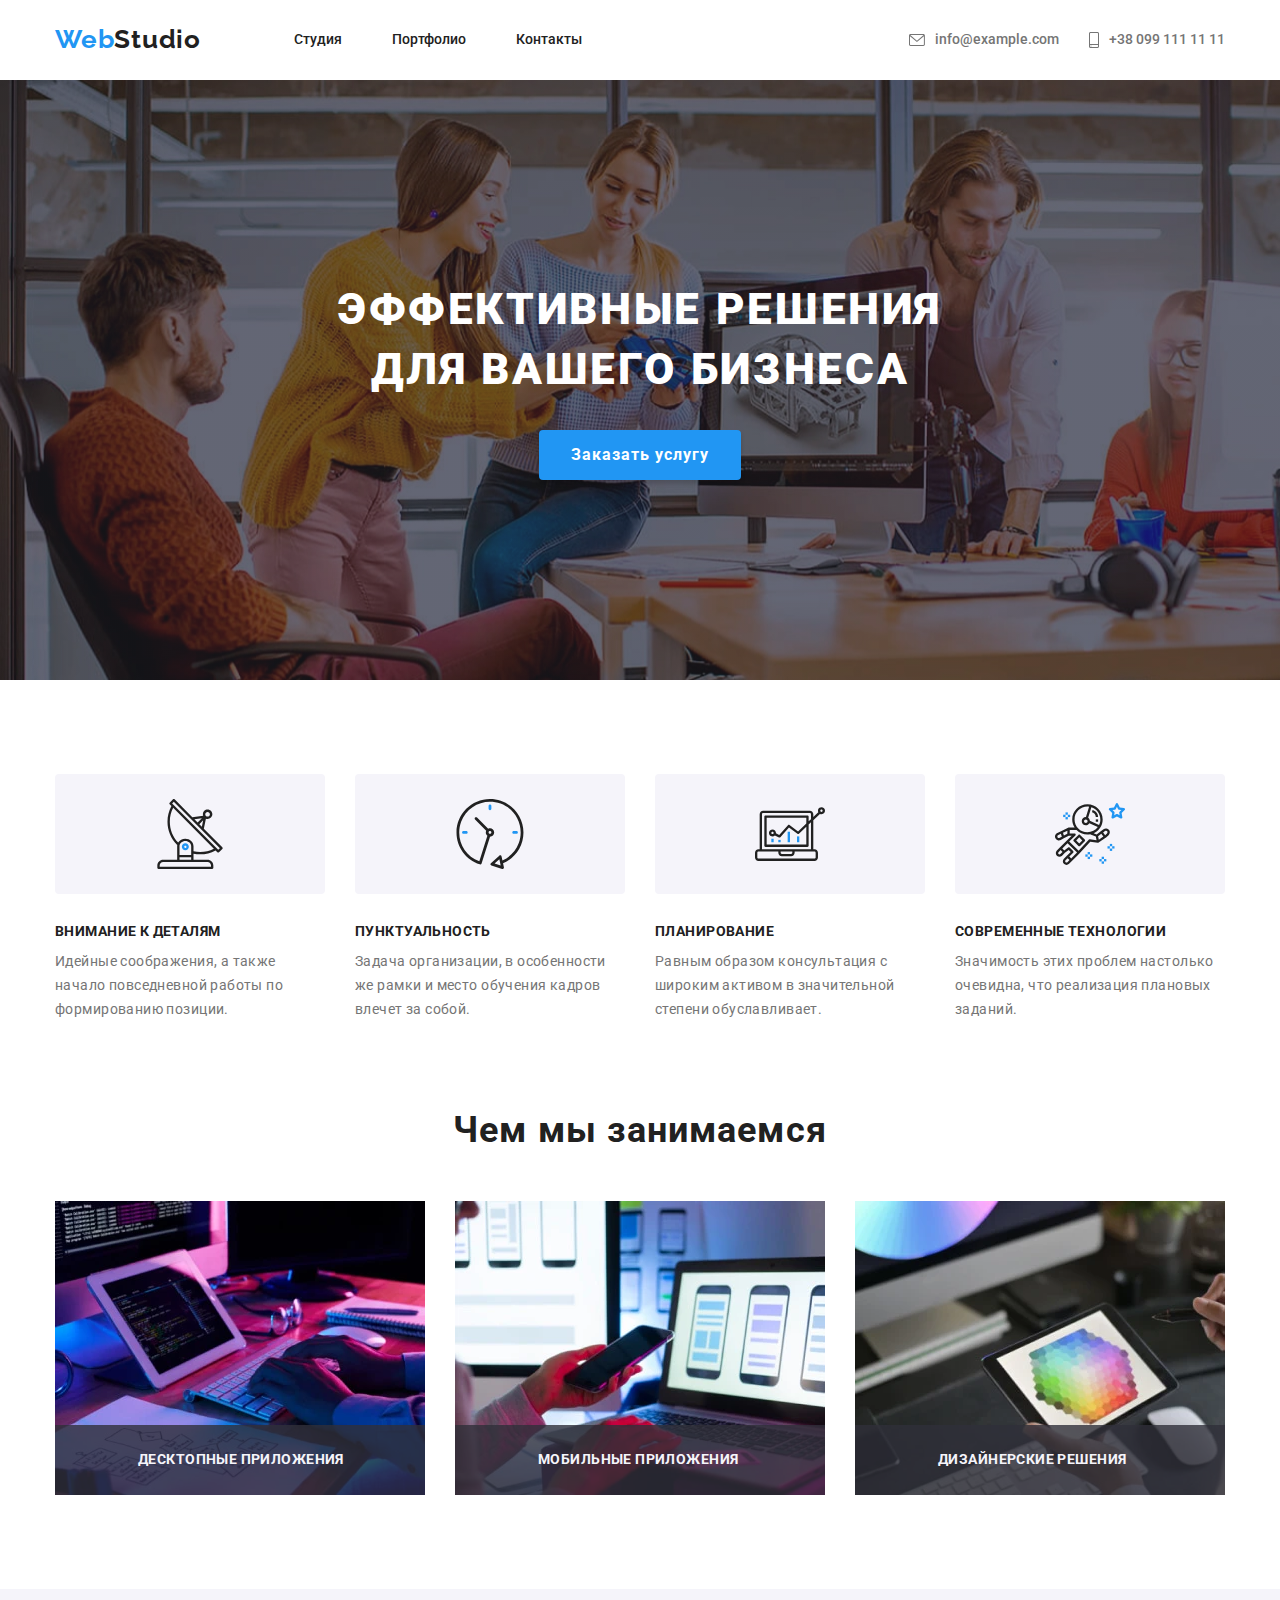
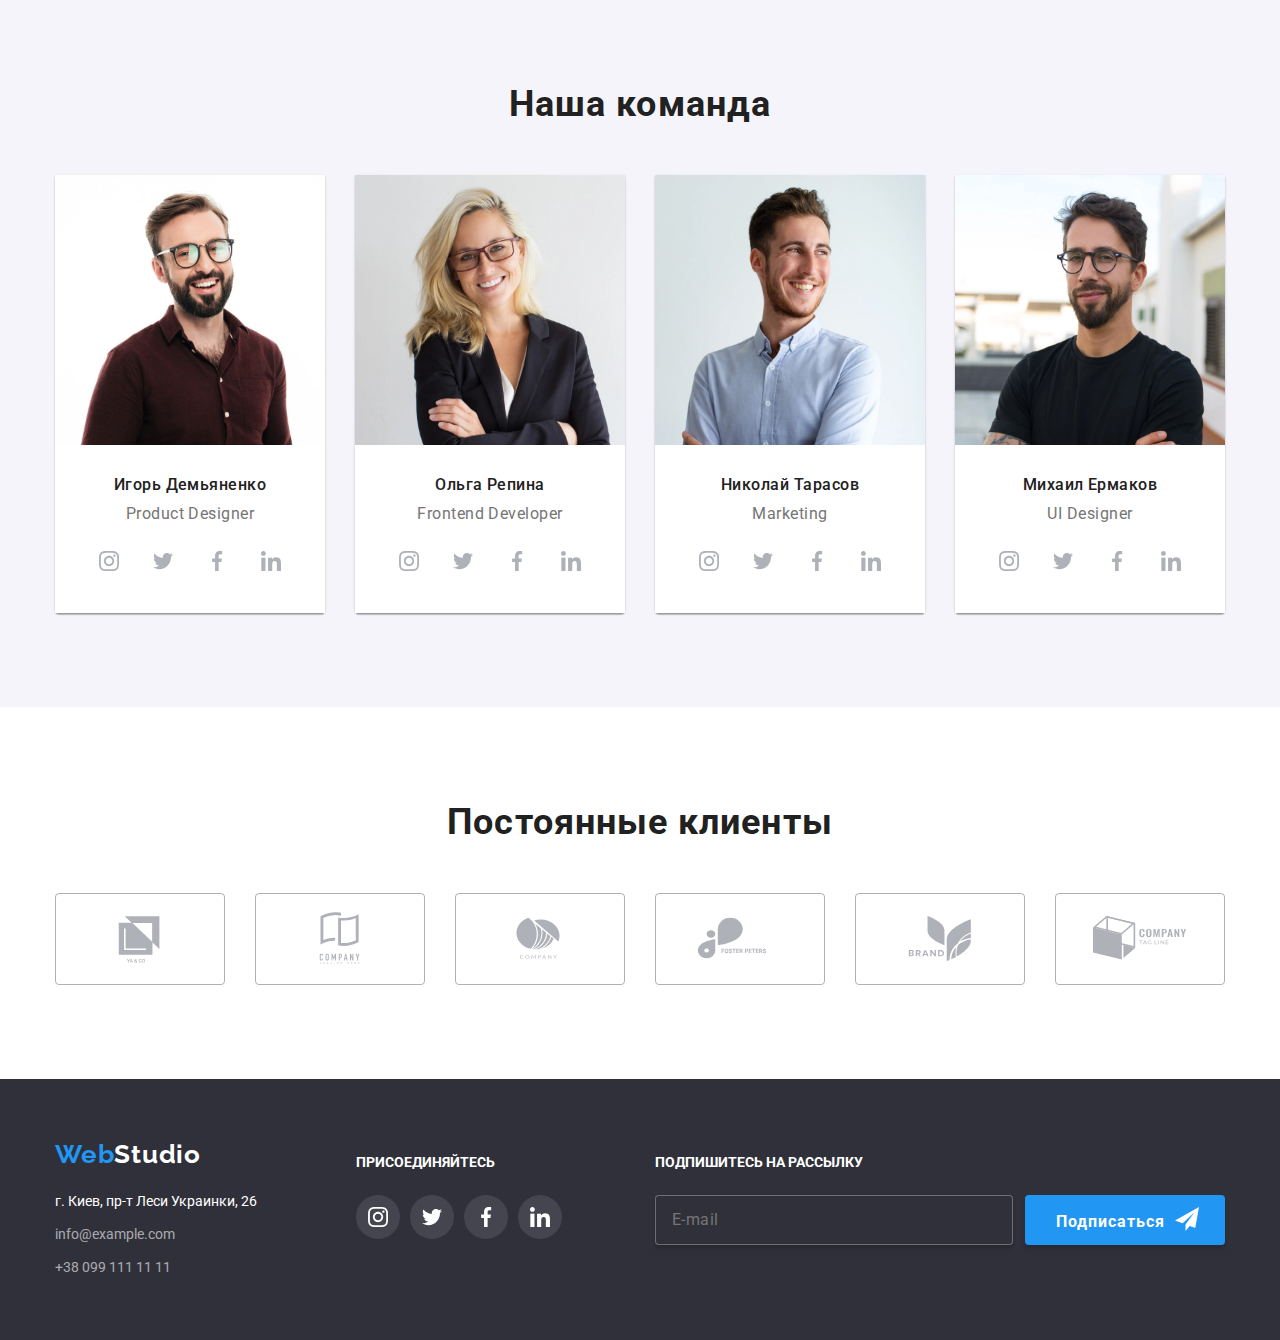
<file: index.html>
<!DOCTYPE html>
<html lang="en">
    <head>
        <meta charset="UTF-8">
        <meta name="viewport" content="width=device-width, initial-scale=1.0">
        <title>Document</title>
        <link rel="stylesheet" href="https://cdn.jsdelivr.net/npm/modern-normalize@1.1.0/modern-normalize.min.css">
        <link rel="preconnect" href="https://fonts.googleapis.com">
        <link rel="preconnect" href="https://fonts.gstatic.com" crossorigin>
        <link href="https://fonts.googleapis.com/css2?family=Roboto:wght@400;500;700;900&display=swap" rel="stylesheet">
        <link rel="preconnect" href="https://fonts.googleapis.com">
        <link rel="preconnect" href="https://fonts.gstatic.com" crossorigin>
        <link href="https://fonts.googleapis.com/css2?family=Raleway:wght@700&family=Roboto&display=swap" rel="stylesheet">
        <link rel="stylesheet" href="./css/main.min.css" />
    </head>
    <body>
        <header class="top">
            <div class="container top-container">
                <div class="mini-menu">
                    <a class="top-logo" href="#">Web<span>Studio</span></a>
                    <button class="menu-btn" type="button" aria-label="кнопка открытия меню" aria-expanded="false"  data-menu-button>
                    <svg class="menu-btn__icon" width="40px" height="40px">
                        <use class="menu-btn__icon-open" href="./images/icons/icons6.svg#open-menu-icon">
                        </use>
                        <use class="menu-btn__icon-close" href="./images/icons/icons6.svg#close-menu-icon">
                        </use>
                    </svg>
                    </button>
                </div>
                <nav class="top-menu">
                    <ul class="top-list">
                        <li class="top-list-item"><a class="link current" href="#">Студия</a></li>
                        <li class="top-list-item"><a href="portfolio.html">Портфолио</a></li>
                        <li class="top-list-item"><a href="#">Контакты</a></li>
                    </ul>
                </nav>
                <div class="top-adr-social container">
                    <ul class="top-adr">
                        <li class="top-adr-item">
                            <a class="link" href="mailto:info@example.com">
                                <svg class="socials-icons-top" width="16px" height="12px">
                                    <use href="./images/icons/icons6.svg#icon-envelope"></use>
                                </svg>
                            info@example.com
                            </a>
                        </li>
                        <li class="top-adr-item">
                            <a class="link" href="tel:+380991111111">
                                <svg class="socials-icons-top phone" width="10px" height="16px">
                                    <use href="./images/icons/icons6.svg#icon-smartphone"></use>
                                </svg>
                            +38 099 111 11 11
                            </a>
                        </li>
                    </ul>
                </div>
            </div>
        </header>
        <main>
            <section class="hero">
                <div class="container hero__container">
                    <h1 class="hero__title">Эффективные решения <br> для вашего бизнеса</h1>
                    <button class="hero__but" type="button" data-modal-open>
                        Заказать услугу
                    </button>
                </div>
            </section>
            <section class="deal">
                <div class="container deal__container">
                    <ul class="deal__container-list">
                        <li class="container-item">
                            <div class="deal__pic">
                                <svg class="deal__icon deal-icons-antenna" width="70px" height="70px">
                                    <use href="./images/icons/icons6.svg#icon-antenna"></use>
                                </svg>
                            </div>
                            <h3 class="deal__titles">Внимание к деталям</h3>
                            <p class="deal__article">
                                Идейные соображения, 
                                а также начало повседневной 
                                работы по формированию позиции.
                            </p>
                        </li>
                        <li class="container-item">
                            <div class="deal__pic">
                                <svg class="deal__icon deal-icons-clock" width="70px" height="70px">
                                    <use href="./images/icons/icons6.svg#icon-clock"></use>
                                </svg>
                            </div>
                            <h3 class="deal__titles">Пунктуальность</h3>
                            <p class="deal__article">
                                Задача организации, 
                                в особенности же рамки и место 
                                обучения кадров влечет за собой.
                            </p>
                        </li>
                        <li class="container-item">
                            <div class="deal__pic">
                                <svg class="deal__icon deal-icons-diagram" width="70px" height="70px">
                                    <use href="./images/icons/icons6.svg#icon-diagram"></use>
                                </svg>
                            </div>
                            <h3 class="deal__titles">Планирование</h3>
                            <p class="deal__article">
                                Равным образом консультация 
                                с широким активом в значительной 
                                степени обуславливает.
                            </p>
                        </li>
                        <li class="container-item">
                            <div class="deal__pic">
                                <svg class="deal__icon deal-icons-astronaut" width="70px" height="70px">
                                    <use href="./images/icons/icons6.svg#icon-astronaut"></use>
                                </svg>
                            </div>
                            <h3 class="deal__titles">Современные технологии</h3>
                            <p class="deal__article">
                                Значимость этих проблем настолько 
                                очевидна, что реализация плановых заданий.
                            </p>
                        </li>
                    </ul>
                </div>
            </section>
            <section class="rools">
                <div class="container rools-container">
                    <h2 class="team-title">Чем мы занимаемся</h2>
                    <ul class="rools-container-list-pic">
                        <li class="container-item pic">
                            <picture>
                            <source
                                srcset="
                                ./images/img_lr.webp 1x,
                                ./images/img_lr@2x.webp 2x
                                "
                                media="(min-width: 1200px)"
                                type="image/webp"
                                />
                                <source
                                srcset="./images/img_lr@2x.jpg"
                                media="(min-width: 1200px)"
                                type="image/jpeg"
                            />
                            <img 
                            src="./images/img_lr.jpg" 
                            alt="computer work"
                            width="370"
                            height="294">
                            </picture>
                            <div class="plashka">
                                <p class="plashka-txt">
                                    Десктопные приложения
                                </p>
                            </div>
                        </li>
                        <li class="container-item pic">
                            <picture>
                            <source
                                srcset="
                                ./images/img2_lr.webp 1x,
                                ./images/img2_lr@2x.webp 2x
                                "
                                media="(min-width: 1200px)"
                                type="image/webp"
                                />
                                <source
                                srcset="./images/img2_lr@2x.jpg"
                                media="(min-width: 1200px)"
                                type="image/jpeg"
                            />
                            <img 
                            src="./images/img2_lr.jpg" 
                            alt="computer work2"
                            width="370"
                            height="294">
                            </picture>
                            <div class="plashka">
                                <p class="plashka-txt">
                                    Мобильные приложения
                                </p>
                            </div>
                        </li>
                        <li class="container-item pic">
                            <picture>
                            <source
                                srcset="
                                ./images/img3_lr.webp 1x,
                                ./images/img3_lr@2x.webp 2x
                                "
                                media="(min-width: 1200px)"
                                type="image/webp"
                                />
                                <source
                                srcset="./images/img3_lr@2x.jpg"
                                media="(min-width: 1200px)"
                                type="image/jpeg"
                            />
                            <img 
                            src="./images/img3_lr.jpg" 
                            alt="color scheme" 
                            width="370" 
                            height="294">
                            </picture>
                            <div class="plashka">
                                <p class="plashka-txt">
                                    Дизайнерские решения
                                </p>
                            </div>
                        </li>
                    </ul>
                </div>
            </section>
            <section class="team">
                <div class="container team-container">
                    <h2 class="team-title">Наша команда</h2>
                    <ul class="team-container-list">
                        <li class="container-item teamit">
                            <picture>
                            <source
                            srcset="
                            ./images/pic_lr.webp 1x,
                            ./images/pic_lr@2x.webp 2x
                            "
                            media="(min-width: 1200px)"
                            type="image/webp"
                            />
                            <source
                            srcset="
                            ./images/pic_lr.jpg 1x,
                            ./images/pic_lr@2x.jpg 2x
                            "
                            media="(min-width: 1200px)"
                            type="image/jpeg"
                            />
                            <source
                            srcset="
                            ./images/pic_md.webp 1x,
                            ./images/pic_md@2x.webp 2x
                            "
                            media="(min-width: 768px)"
                            type="image/webp"
                            />
                            <source
                            srcset="
                            ./images/pic_md.png 1x,
                            ./images/pic_md@2x.png 2x
                            "
                            media="(min-width: 768px)"
                            type="image/png"
                            />
                            <source
                            srcset="
                            ./images/pic_sm.webp 1x,
                            ./images/pic_sm@2x.webp 2x
                            "
                            media="(max-width: 767px)"
                            type="image/webp"
                            />
                            <source
                            srcset="./images/pic_sm@2x.png"
                            media="(max-width: 767px)"
                            type="image/png"
                            />    
                            <img 
                            class="img-teamit" 
                            src="./images/pic_sm.png" 
                            alt="Демьяненко">
                            </picture>
                            <div class="bot-teamit">
                                <h3 class="team-titles">Игорь Демьяненко</h3>
                                <p class="team-position">Product Designer</p> 
                                <ul class="team-social-list">
                                    <li class="team-social-item">
                                        <a class="team-social-link socials-link-instagram" href="#">
                                            <svg class="social-icon social-icons-team-instagram" width="20px" height="20px">
                                                <use href="./images/icons/icons6.svg#icon-instagram"></use>
                                            </svg> 
                                        </a>
                                    </li>
                                    <li class="team-social-item">
                                        <a class="team-social-link socials-link-twitter" href="#">
                                            <svg class="social-icon social-icons-team-twitter" width="20px" height="20px">
                                                <use href="./images/icons/icons6.svg#icon-twitter"></use>
                                            </svg>
                                        </a>
                                    </li>
                                    <li class="team-social-item">
                                        <a class="team-social-link socials-link-facebook" href="#">
                                            <svg class="social-icon social-icons-team-facebook" width="20px" height="20px">
                                                <use href="./images/icons/icons6.svg#icon-facebook"></use>
                                            </svg>
                                        </a>
                                    </li>
                                    <li class="team-social-item">
                                        <a class="team-social-link socials-link-linkedin" href="#">
                                            <svg class="social-icon social-icons-team-linkedin" width="20px" height="20px">
                                                <use href="./images/icons/icons6.svg#icon-linkedin"></use>
                                            </svg>
                                        </a>
                                    </li>   
                                </ul>
                            </div>
                        </li>
                        <li class="container-item teamit">
                            <picture>
                            <source
                            srcset="
                            ./images/pic2_lr.webp 1x,
                            ./images/pic2_lr@2x.webp 2x
                            "
                            media="(min-width: 1200px)"
                            type="image/webp"
                            />
                            <source
                            srcset="
                            ./images/pic2_lr.jpg 1x,
                            ./images/pic2_lr@2x.jpg 2x
                            "
                            media="(min-width: 1200px)"
                            type="image/jpeg"
                            />
                            <source
                            srcset="
                            ./images/pic2_md.webp 1x,
                            ./images/pic2_md@2x.webp 2x
                            "
                            media="(min-width: 768px)"
                            type="image/webp"
                            />
                            <source
                            srcset="
                            ./images/pic2_md.png 1x,
                            ./images/pic2_md@2x.png 2x
                            "
                            media="(min-width: 768px)"
                            type="image/png"
                            />
                            <source
                            srcset="
                            ./images/pic2_sm.webp 1x,                        
                            ./images/pic2_sm@2x.webp 2x
                            "
                            media="(max-width: 767px)"
                            type="image/webp"
                            />
                            <source
                            srcset="./images/pic2_sm@2x.png"
                            media="(max-width: 767px)"
                            type="image/png"
                            />    
                            <img 
                            class="img-teamit" 
                            src="./images/pic2_sm.png"
                            alt="Репина">
                            </picture>
                            <div class="bot-teamit">
                                <h3 class="team-titles">Ольга Репина</h3>
                                <p class="team-position">Frontend Developer</p>
                                <ul class="team-social-list">
                                    <li class="team-social-item">
                                        <a class="team-social-link socials-link-instagram" href="#">
                                            <svg class="social-icon social-icons-team-instagram" width="20px" height="20px">
                                                <use href="./images/icons/icons6.svg#icon-instagram"></use>
                                            </svg> 
                                        </a>
                                    </li>
                                    <li class="team-social-item">
                                        <a class="team-social-link socials-link-twitter" href="#">
                                            <svg class="social-icon social-icons-team-twitter" width="20px" height="20px">
                                                <use href="./images/icons/icons6.svg#icon-twitter"></use>
                                            </svg>
                                        </a>
                                    </li>
                                    <li class="team-social-item">
                                        <a class="team-social-link socials-link-facebook" href="#">
                                            <svg class="social-icon social-icons-team-facebook" width="20px" height="20px">
                                                <use href="./images/icons/icons6.svg#icon-facebook"></use>
                                            </svg>
                                        </a>
                                    </li>
                                    <li class="team-social-item">
                                        <a class="team-social-link socials-link-linkedin" href="#">
                                            <svg class="social-icon social-icons-team-linkedin" width="20px" height="20px">
                                                <use href="./images/icons/icons6.svg#icon-linkedin"></use>
                                            </svg>
                                        </a>
                                    </li>   
                                </ul>
                            </div>
                            </li>
                        <li class="container-item teamit">
                            <picture>
                            <source
                            srcset="
                            ./images/pic3_lr.webp 1x,
                            ./images/pic3_lr@2x.webp 2x
                            "
                            media="(min-width: 1200px)"
                            type="image/webp"
                            />
                            <source
                            srcset="
                            ./images/pic3_lr.jpg 1x,
                            ./images/pic3_lr@2x.jpg 2x
                            "
                            media="(min-width: 1200px)"
                            type="image/jpeg"
                            />
                            <source
                            srcset="
                            ./images/pic3_md.webp 1x,
                            ./images/pic3_md@2x.webp 2x
                            "
                            media="(min-width: 768px)"
                            type="image/webp"
                            />
                            <source
                            srcset="
                            ./images/pic3_md.png 1x,
                            ./images/pic3_md@2x.png 2x
                            "
                            media="(min-width: 768px)"
                            type="image/png"
                            />
                            <source
                            srcset="
                            ./images/pic3_sm.webp 1x,                         
                            ./images/pic3_sm@2x.webp 2x
                            "
                            media="(max-width: 767px)"
                            type="image/webp"
                            />
                            <source
                            srcset="./images/pic3_sm@2x.png"
                            media="(max-width: 767px)"
                            type="image/png"
                            />    
                            <img 
                            class="img-teamit" 
                            src="./images/pic3_sm.png"
                            alt="Тарасов">
                            </picture>
                            <div class="bot-teamit">
                                <h3 class="team-titles">Николай Тарасов</h3>
                                <p class="team-position">Marketing</p>
                                <ul class="team-social-list">
                                    <li class="team-social-item">
                                        <a class="team-social-link socials-link-instagram" href="#">
                                            <svg class="social-icon social-icons-team-instagram" width="20px" height="20px">
                                                <use href="./images/icons/icons6.svg#icon-instagram"></use>
                                            </svg> 
                                        </a>
                                    </li>
                                    <li class="team-social-item">
                                        <a class="team-social-link socials-link-twitter" href="#">
                                            <svg class="social-icon social-icons-team-twitter" width="20px" height="20px">
                                                <use href="./images/icons/icons6.svg#icon-twitter"></use>
                                            </svg>
                                        </a>
                                    </li>
                                    <li class="team-social-item">
                                        <a class="team-social-link socials-link-facebook" href="#">
                                            <svg class="social-icon social-icons-team-facebook" width="20px" height="20px">
                                                <use href="./images/icons/icons6.svg#icon-facebook"></use>
                                            </svg>
                                        </a>
                                    </li>
                                    <li class="team-social-item">
                                        <a class="team-social-link socials-link-linkedin" href="#">
                                            <svg class="social-icon social-icons-team-linkedin" width="20px" height="20px">
                                                <use href="./images/icons/icons6.svg#icon-linkedin"></use>
                                            </svg>
                                        </a>
                                    </li>   
                                </ul>
                            </div>
                            </li>
                        <li class="container-item teamit">
                            <picture>
                            <source
                            srcset="
                            ./images/pic4_lr.webp 1x,
                            ./images/pic4_lr@2x.webp 2x
                            "
                            media="(min-width: 1200px)"
                            type="image/webp"
                            />
                            <source
                            srcset="
                            ./images/pic4_lr.jpg 1x,
                            ./images/pic4_lr@2x.jpg 2x
                            "
                            media="(min-width: 1200px)"
                            type="image/jpeg"
                            />
                            <source
                            srcset="
                            ./images/pic4_md.webp 1x,
                            ./images/pic4_md@2x.webp 2x
                            "
                            media="(min-width: 768px)"
                            type="image/webp"
                            />
                            <source
                            srcset="
                            ./images/pic4_md.png 1x,
                            ./images/pic4_md@2x.png 2x
                            "
                            media="(min-width: 768px)"
                            type="image/png"
                            />
                            <source
                            srcset="
                            ./images/pic4_sm.webp 1x,                        
                            ./images/pic4_sm@2x.webp 2x
                            "
                            media="(max-width: 767px)"
                            type="image/webp"
                            />
                            <source
                            srcset="./images/pic4_sm@2x.png"
                            media="(max-width: 767px)"
                            type="image/png"
                            />    
                            <img 
                            class="img-teamit" 
                            src="./images/pic4_sm.png"
                            alt="Ермаков">
                            </picture>
                            <div class="bot-teamit">
                                <h3 class="team-titles">Михаил Ермаков</h3>
                                <p class="team-position">UI Designer</p>
                                <ul class="team-social-list">
                                    <li class="team-social-item">
                                        <a class="team-social-link socials-link-instagram" href="#">
                                            <svg class="social-icon social-icons-team-instagram" width="20px" height="20px">
                                                <use href="./images/icons/icons6.svg#icon-instagram"></use>
                                            </svg> 
                                        </a>
                                    </li>
                                    <li class="team-social-item">
                                        <a class="team-social-link socials-link-twitter" href="#">
                                            <svg class="social-icon social-icons-team-twitter" width="20px" height="20px">
                                                <use href="./images/icons/icons6.svg#icon-twitter"></use>
                                            </svg>
                                        </a>
                                    </li>
                                    <li class="team-social-item">
                                        <a class="team-social-link socials-link-facebook" href="#">
                                            <svg class="social-icon social-icons-team-facebook" width="20px" height="20px">
                                                <use href="./images/icons/icons6.svg#icon-facebook"></use>
                                            </svg>
                                        </a>
                                    </li>
                                    <li class="team-social-item">
                                        <a class="team-social-link socials-link-linkedin" href="#">
                                            <svg class="social-icon social-icons-team-linkedin" width="20px" height="20px">
                                                <use href="./images/icons/icons6.svg#icon-linkedin"></use>
                                            </svg>
                                        </a>
                                    </li>   
                                </ul>                 
                            </div>
                        </li>
                    </ul>
                </div>
            </section>
            <section class="clients">
                <div class="container clients__container">
                    <h2 class="clients__title">Постоянные клиенты</h2>
                    <div class="clients-row">
                        <ul class="clients__list">
                            <li class="clients__item">
                                <a class="clients__link link-Logo" href="#">
                                    <svg class="clients__icon clients-icons-Logo" width="106px" height="60px">
                                        <use href="./images/icons/icons6.svg#icon-Logo"></use>
                                    </svg>
                                </a> 
                            </li>
                            <li class="clients-item">
                                <a class="clients__link link-Logo-1" href="#">
                                    <svg class="clients__icon clients-icons-Logo-1" width="106px" height="60px">
                                        <use href="./images/icons/icons6.svg#icon-Logo-1"></use>
                                    </svg>
                                </a> 
                            </li>
                            <li class="clients-item">
                                <a class="clients__link link-Logo-2" href="#">
                                    <svg class="clients__icon clients-icons-Logo-2" width="106px" height="60px">
                                        <use href="./images/icons/icons6.svg#icon-Logo-2"></use>
                                    </svg>
                                </a> 
                            </li>
                            <li class="clients-item">
                                <a class="clients__link link-Logo-3" href="#">
                                    <svg class="clients__icon clients-icons-Logo-3" width="106px" height="60px">
                                        <use href="./images/icons/icons6.svg#icon-Logo-3"></use>
                                    </svg>
                                </a> 
                            </li>
                            <li class="clients-item">
                                <a class="clients__link link-Logo-4" href="#">
                                    <svg class="clients__icon clients-icons-Logo-4" width="106px" height="60px">
                                        <use href="./images/icons/icons6.svg#icon-Logo-4"></use>
                                    </svg>
                                </a> 
                            </li>
                            <li class="clients-item">
                                <a class="clients__link link-Logo-5" href="#">
                                    <svg class="clients__icon clients-icons-Logo-5" width="106px" height="60px">
                                        <use href="./images/icons/icons6.svg#icon-Logo-5"></use>
                                    </svg>
                                </a> 
                            </li>
                        </ul>
                    </div>
                </div>
            </section>
        </main>
        <footer class="bottom">
            <div class="container fotter-container">
                <div class="bottom__f_s_containers">
                    <div class="bottom__container">
                        <a class="bottom__logo" href="#">Web<span>Studio</span></a>
                        <address class="bottom__adr">
                            <ul class="bottom__adr-list">
                                <li class="bottom__adr-item">
                                    <a class="bottom__adr-info" href="https://google.com">г. Киев, пр-т Леси Украинки, 26</a>
                                </li>
                                <li class="bottom__adr-item">
                                    <a class="bottom__adr-c" href="mailto:info@example.com">info@example.com</a>
                                </li>
                                <li class="bottom__adr-item">
                                    <a class="bottom__adr-c" href="tel:+380991111111">+38 099 111 11 11</a>
                                </li>
                            </ul>
                        </address>
                    </div>
                    <div class="bottom__container2">
                        <p class="bottom__attach">Присоединяйтесь</p>
                        <div class="bottom__icons">
                            <ul class="bottom__social-list">
                                <li class="bottom__social-item">
                                    <a class="bottom__social-link socials-link-instagram" href="#">
                                        <svg class="bottom__social-icon social-icons-team-instagram" width="20px" height="20px">
                                            <use href="./images/icons/icons6.svg#icon-instagram"></use>
                                        </svg> 
                                    </a>
                                </li>
                                <li class="bottom__social-item">
                                    <a class="bottom__social-link socials-link-twitter" href="#">
                                        <svg class="bottom__social-icon social-icons-team-twitter" width="20px" height="20px">
                                            <use href="./images/icons/icons6.svg#icon-twitter"></use>
                                        </svg>
                                    </a>
                                </li>
                                <li class="bottom__social-item">
                                    <a class="bottom__social-link socials-link-facebook" href="#">
                                        <svg class="bottom__social-icon social-icons-team-facebook" width="20px" height="20px">
                                            <use href="./images/icons/icons6.svg#icon-facebook"></use>
                                        </svg>
                                    </a>
                                </li>
                                <li class="bottom__social-item">
                                    <a class="bottom__social-link socials-link-linkedin" href="#">
                                        <svg class="bottom__social-icon social-icons-team-linkedin" width="20px" height="20px">
                                            <use href="./images/icons/icons6.svg#icon-linkedin"></use>
                                        </svg>
                                    </a>
                                </li>   
                            </ul>
                        </div>
                    </div>
                </div>
                <div class="bottom__container3">
                    <p class="bottom__attach">Подпишитесь на рассылку</p>
                    <div class="bottom__icons">
                        <ul class="bottom__social-list">
                            <li class="bottom__social-item">
                                <form class="name-lable-bottom">
                                    <input class="name-label-input-bottom" type="email" name="email" placeholder="E-mail" required />
                                </form>
                            </li>
                        </ul>
                    </div>
                </div>
                <div class="bottom__butt">
                    <button class="hero-but-butt" type="button" data-modal-open>
                        <div class="h-butt">
                            <div class="butt-sing">
                                Подписаться
                            </div>
                            <div class="butt-svg">
                                <svg class="bottom__social-icon" width="24px" height="24px">
                                    <use href="./images/icons/icons6.svg#icon-sendtg"></use>
                                </svg>
                            </div>
                        </div>
                    </button>
                </div>
            </div>
        </footer>
        <div class="backdrop is-hidden" data-modal>
            <div class="modal-wrapper">
                <button class="modal-btn" type="button" data-modal-close>
                        <svg class="icon-close" width="20px" height="20px">
                            <use href="./images/icons/icons6.svg#icon-close"></use>
                        </svg>
                </button>
                <div class="wrapper">
                    <form class="form">
                        <div class="form_txt">
                            <p>
                                Оставьте свои данные, мы вам перезвоним
                            </p>
                        </div>
                        <div class="label-wrapper">
                            <label class="name-label">
                                <span class="name-label-span">
                                    Имя
                                </span>
                                <input class="name-label-input" type="name" name="name" required />
                                <div class="div-icon">
                                    <svg class="input-icon" width="12px" height="12px">
                                        <use href="./images/icons/icons6.svg#icon-name"></use>
                                    </svg>
                                </div>
                            </label>
                            <label class="name-label">
                                <span class="name-label-span">
                                    Телефон
                                </span>
                                <input class="name-label-input" type="tel" name="tel" required />
                                <div class="div-icon">
                                    <svg class="input-icon" width="13px" height="13px">
                                        <use href="./images/icons/icons6.svg#icon-phone"></use>
                                    </svg>
                                </div>
                            </label>
                            <label class="name-label">
                                <span class="name-label-span">
                                    Почта
                                </span>
                                <input class="name-label-input" type="email" name="email" required />
                                <div class="div-icon">
                                    <svg class="input-icon" width="15px" height="12px">
                                        <use href="./images/icons/icons6.svg#icon-email"></use>
                                    </svg>
                                </div>
                            </label>
                            <label class="name-label">
                                <span class="name-label-span">
                                    Комментарий
                                </span>
                                <textarea class="text-field"
                                name="feadback"
                                rows="5"
                                placeholder="Введите текст">
                                </textarea>
                            </label>
                            <label class="checkbox-label">
                                <input class="checkbox" type="checkbox" name="checkbox" topic="css">
                                <span class="icon">
                                    <svg class="input-icon">
                                        <use href="./images/icons/icons6l.svg#icon-check" width="16px" height="15px"></use>
                                    </svg>
                                </span>
                                <span class="txt">
                                    Соглашаюсь с рассылкой и принимаю 
                                    <a href="https://mozilla.org">Условия договора</a>
                                </span> 
                            </label>
                        </div>
                        <button class="submit" type="submit">Отправить</button>
                    </form>
                </div>
            </div>
        </div>
        <div class="mobile-overlay" data-menu>
            <div class="mobile-menu">
                <div class="mobile-menu_top">
                    <nav class="mobile-nav">
                        <ul class="mobile-nav__list">
                            <li class="mobile-nav__item">
                                <a class="mobile-nav__link link" href="#">Студия</a>
                            </li>
                            <li class="mobile-nav__item">
                                <a class="mobile-nav__link link" href="portfolio.html">Портфолио</a>
                            </li>
                            <li class="mobile-nav__item">
                                <a class="mobile-nav__link link" href="">Контакты</a>
                            </li>
                        </ul>
                    </nav>
                </div>
                <div class="mobile-menu_bottom">
                    <div class="mobile-menu__contacts">
                        <a class="mobile-menu__link link" href="tel:+380991111111">+38 099 111 11 11</a>
                        <a class="mobile-menu__link link" href="mailto:info@devstudio.com">info@devstudio.com</a>
                    </div>
                    <ul class="socials">
                        <li class="socials__item">
                            <a class="socials__link link" href="https://www.instagram.com/" target="_blank" rel="noopener noreferrer">Instagram</a>
                        </li>
                        <li class="socials__item">
                            <a class="socials__link link" href="https://twitter.com/" target="_blank" rel="noopener noreferrer">Twitter</a>
                        </li>
                        <li class="socials__item">
                            <a class="socials__link link" href="https://www.facebook.com/" target="_blank" rel="noopener noreferrer">Facebook</a>
                        </li>
                        <li class="socials__item">
                            <a class="socials__link link" href="https://www.linkedin.com/" target="_blank" rel="noopener noreferrer">LinkedIn</a>
                        </li>
                    </ul>
                </div>
            </div>
        </div>
        <script src="js/menu.js">
        </script>
        <script src="js/modal.js">
        </script>
    </body>
</html>
</file>
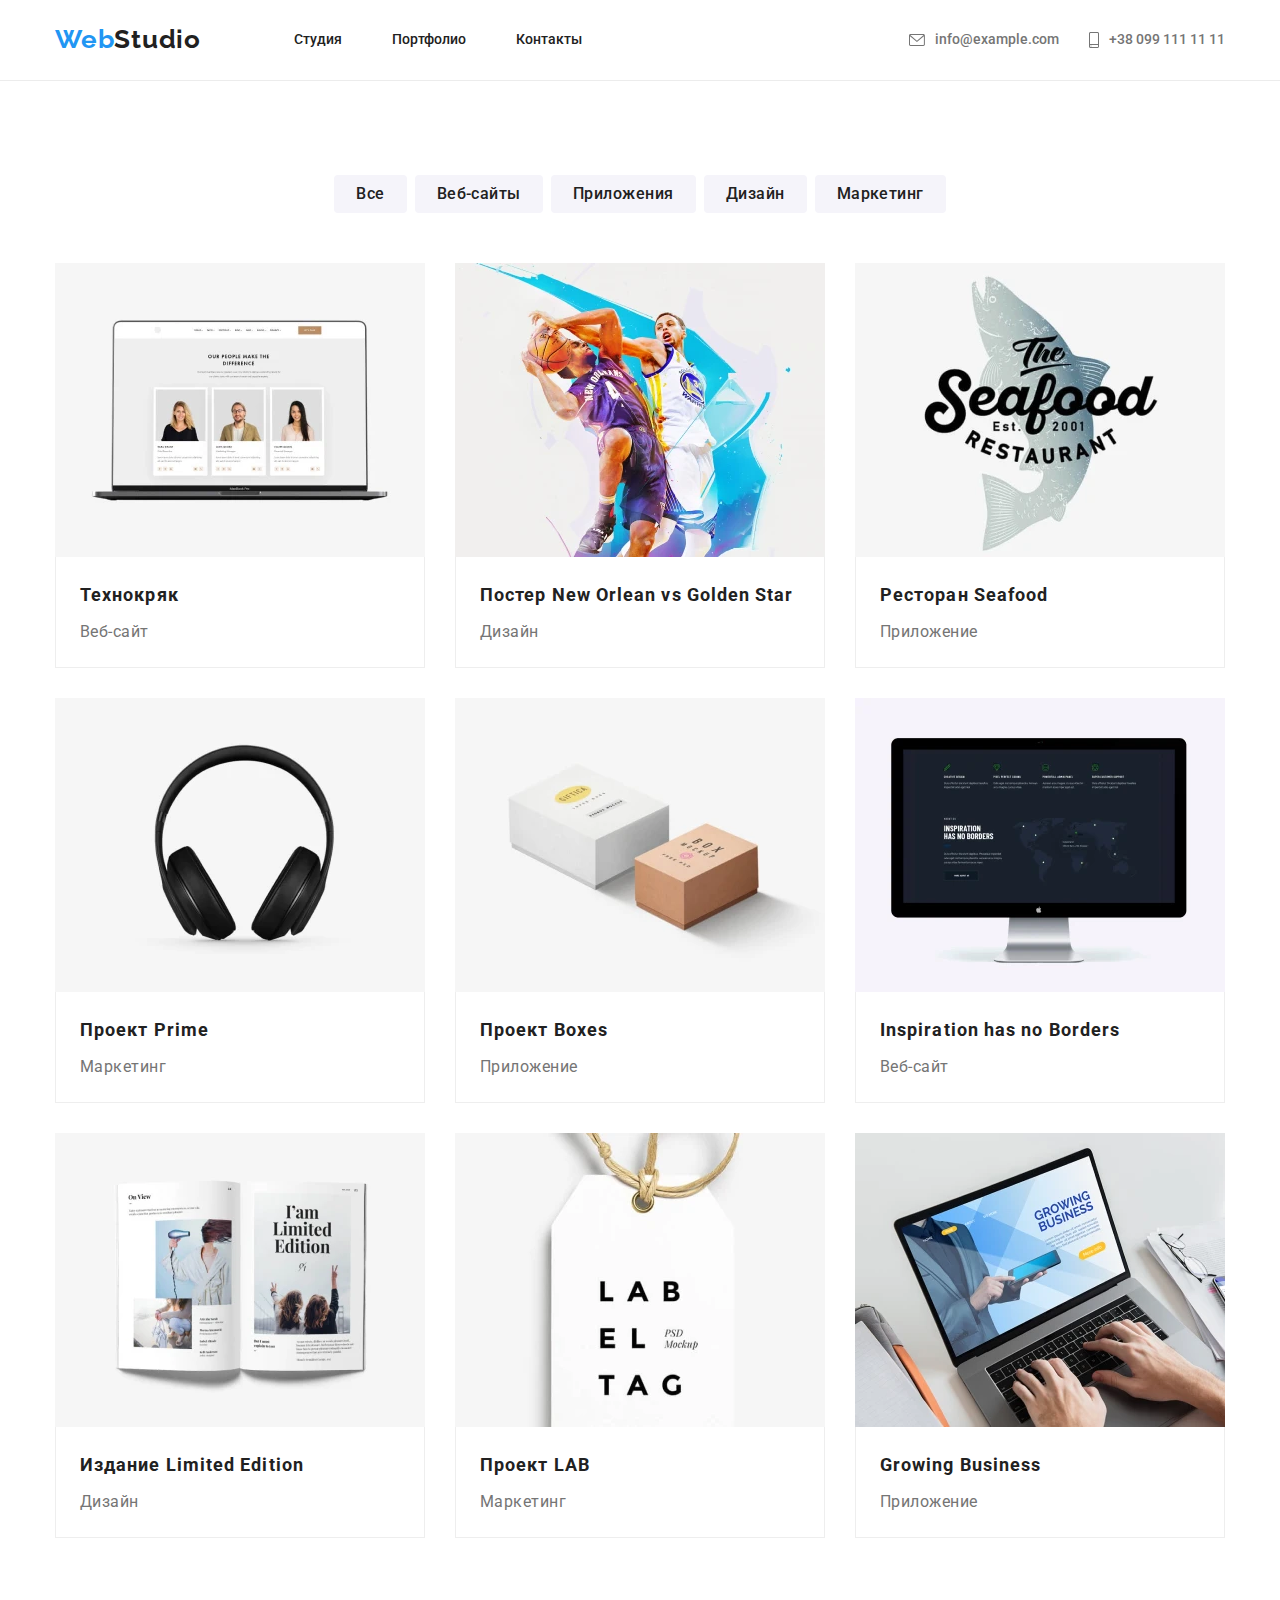
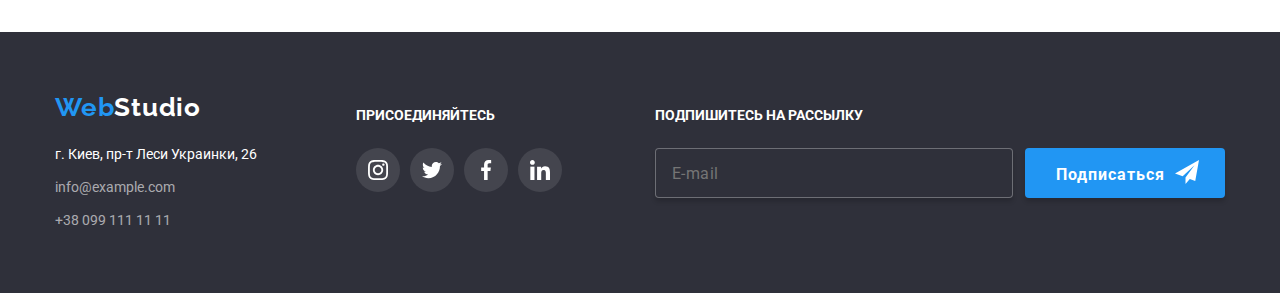
<file: portfolio.html>
<!DOCTYPE html>
<html lang="en">
    <head>
        <meta charset="UTF-8">
        <meta name="viewport" content="width=device-width, initial-scale=1.0">
        <title>Document</title>
        <link rel="stylesheet" href="https://cdn.jsdelivr.net/npm/modern-normalize@1.1.0/modern-normalize.min.css">
        <link rel="preconnect" href="https://fonts.googleapis.com">
        <link rel="preconnect" href="https://fonts.gstatic.com" crossorigin>
        <link href="https://fonts.googleapis.com/css2?family=Roboto:wght@400;500;700;900&display=swap" rel="stylesheet">
        <link rel="preconnect" href="https://fonts.googleapis.com">
        <link rel="preconnect" href="https://fonts.gstatic.com" crossorigin>
        <link href="https://fonts.googleapis.com/css2?family=Raleway:wght@700&family=Roboto&display=swap" rel="stylesheet">
        <link rel="stylesheet" href="./css/main.min.css" />
    </head>
    <body>
        <header class="top">
            <div class="container top-container">
                <div class="mini-menu">
                    <a class="top-logo" href="#">Web<span>Studio</span></a>
                    <button class="menu-btn" type="button" aria-label="кнопка открытия меню" aria-expanded="false" data-menu-button>
                    <svg class="menu-btn__icon" width="40px" height="40px">
                        <use class="menu-btn__icon-open" href="./images/icons/icons6.svg#open-menu-icon">
                        </use>
                        <use class="menu-btn__icon-close" href="./images/icons/icons6.svg#close-menu-icon">
                        </use>
                    </svg>
                    </button>
                </div>
                <nav class="top-menu">
                    <ul class="top-list">
                        <li class="top-list-item"><a href="index.html">Студия</a></li>
                        <li class="top-list-item"><a class="link current" href="#">Портфолио</a></li>
                        <li class="top-list-item"><a href="#">Контакты</a></li>
                    </ul>
                </nav>
                <div class="top-adr-social container">
                    <ul class="top-adr">
                        <li class="top-adr-item">
                            <a class="link" href="mailto:info@example.com">
                                <svg class="socials-icons-top" width="16px" height="12px">
                                    <use href="./images/icons/icons.svg#icon-envelope"></use>
                                </svg>
                                info@example.com
                            </a>
                        </li>
                        <li class="top-adr-item">
                            <a class="link" href="tel:+380991111111">
                                <svg class="socials-icons-top" width="10px" height="16px">
                                    <use href="./images/icons/icons.svg#icon-smartphone"></use>
                                </svg>
                                +38 099 111 11 11
                            </a>
                        </li>
                    </ul>
                </div>
            </div>
        </header>
        <main class="works">
            <section class="promodemo">
                <div class="container promodemo__container">
                    <ul class="promodemo__container-list">
                        <li class="promodemo__item promit">
                            <button class="promo-titles" type="button">
                                Все
                            </button>
                        </li>
                        <li class="promodemo__item">
                            <button class="promo-titles" type="button">
                                Веб-сайты
                            </button>
                        </li>
                        <li class="promodemo__item">
                            <button class="promo-titles" type="button">
                                Приложения
                            </button>
                        </li>
                        <li class="promodemo__item">
                            <button class="promo-titles" type="button">
                                Дизайн
                            </button>
                        </li>
                        <li class="promodemo__item">
                            <button class="promo-titles" type="button">
                                Маркетинг
                            </button>
                        </li>
                    </ul>
                    <ul class="demo__container-list">
                        <li class="demo__item">
                            <div class="demo__thumb">
                                <picture>
                                    <source
                                    srcset="
                                    ./images2/img_lr.webp 1x,
                                    ./images2/img_lr@2x.webp 2x
                                    "
                                    media="(min-width: 1200px)"
                                    type="image/webp"
                                    />
                                    <source
                                    srcset="
                                    ./images2/img_lr.png 1x,
                                    ./images2/img_lr@2x.png 2x
                                    "
                                    media="(min-width: 1200px)"
                                    type="image/png"
                                    />
                                    <source
                                    srcset="
                                    ./images2/img_md.webp 1x,
                                    ./images2/img_md@2x.webp 2x
                                    "
                                    media="(min-width: 768px)"
                                    type="image/webp"
                                    />
                                    <source
                                    srcset="
                                    ./images2/img_md.png 1x,
                                    ./images2/img_md@2x.png 2x
                                    "
                                    media="(min-width: 768px)"
                                    type="image/png"
                                    />
                                    <source
                                    srcset="
                                    ./images2/img_sm.webp 1x,
                                    ./images2/img_sm@2x.webp 2x
                                    "
                                    media="(max-width: 767px)"
                                    type="image/webp"
                                    />
                                    <source
                                    srcset="./images2/img_sm@2x.png"
                                    media="(max-width: 767px)"
                                    type="image/png"
                                    />
                                    <img 
                                    class="demo__item-pic" 
                                    src="./images2/img_sm.png" 
                                    alt="Технокряк">
                                </picture>
                                <p class="demo__descr">
                                    Ресурс предлагает комплексные предложения 
                                    с разным уровнем функционала и сервисов. 
                                    Все это позволит посетителю получить
                                    исчерпывающие сведения о компании или частном лице.
                                </p>
                            </div>
                            <div class="demo__block">
                                <h3 class="demo__titles">Технокряк</h3>
                                <p class="demo__position">Веб-сайт</p> 
                            </div>
                        </li>
                        <li class="demo__item">
                            <div class="demo__thumb">
                                <picture>
                                    <source
                                    srcset="
                                    ./images2/img2_lr.webp 1x,
                                    ./images2/img2_lr@2x.webp 2x
                                    "
                                    media="(min-width: 1200px)"
                                    type="image/webp"
                                    />
                                    <source
                                    srcset="
                                    ./images2/img2_lr.png 1x,
                                    ./images2/img2_lr@2x.png 2x
                                    "
                                    media="(min-width: 1200px)"
                                    type="image/png"
                                    />
                                    <source
                                    srcset="
                                    ./images2/img2_md.webp 1x,
                                    ./images2/img2_md@2x.webp 2x
                                    "
                                    media="(min-width: 768px)"
                                    type="image/webp"
                                    />
                                    <source
                                    srcset="
                                    ./images2/img2_md.png 1x,
                                    ./images2/img2_md@2x.png 2x
                                    "
                                    media="(min-width: 768px)"
                                    type="image/png"
                                    />
                                    <source
                                    srcset="
                                    ./images2/img2_sm.webp 1x,
                                    ./images2/img2_sm@2x.webp 2x
                                    "
                                    media="(max-width: 767px)"
                                    type="image/webp"
                                    />
                                    <source
                                    srcset="./images2/img2_sm@2x.png"
                                    media="(max-width: 767px)"
                                    type="image/png"
                                    />
                                    <img 
                                    class="demo__item-pic" 
                                    src="./images2/img2_sm.png" 
                                    alt="Постер">
                                </picture>
                                <p class="demo__descr">
                                    Ресурс предлагает комплексные предложения
                                    с разным уровнем функционала и сервисов.
                                    Все это позволит посетителю получить
                                    исчерпывающие сведения о компании или частном лице.
                                </p>
                            </div>
                            <div class="demo__block">
                                <h3 class="demo__titles">Постер New Orlean vs Golden Star</h3>
                                <p class="demo__position">Дизайн</p>
                            </div>
                        </li>
                        <li class="demo__item">
                            <div class="demo__thumb">
                                <picture>
                                    <source
                                    srcset="
                                    ./images2/img3_lr.webp 1x,
                                    ./images2/img3_lr@2x.webp 2x
                                    "
                                    media="(min-width: 1200px)"
                                    type="image/webp"
                                    />
                                    <source
                                    srcset="
                                    ./images2/img3_lr.png 1x,
                                    ./images2/img3_lr@2x.png 2x
                                    "
                                    media="(min-width: 1200px)"
                                    type="image/png"
                                    />
                                    <source
                                    srcset="
                                    ./images2/img3_md.webp 1x,
                                    ./images2/img3_md@2x.webp 2x
                                    "
                                    media="(min-width: 768px)"
                                    type="image/webp"
                                    />
                                    <source
                                    srcset="
                                    ./images2/img3_md.png 1x,
                                    ./images2/img3_md@2x.png 2x
                                    "
                                    media="(min-width: 768px)"
                                    type="image/png"
                                    />
                                    <source
                                    srcset="
                                    ./images2/img3_sm.webp 1x,
                                    ./images2/img3_sm@2x.webp 2x
                                    "
                                    media="(max-width: 767px)"
                                    type="image/webp"
                                    />
                                    <source
                                    srcset="./images2/img3_sm@2x.png"
                                    media="(max-width: 767px)"
                                    type="image/png"
                                    />
                                    <img 
                                    class="demo__item-pic" 
                                    src="./images2/img3_sm.png" 
                                    alt="Ресторан">
                                </picture>
                                <p class="demo__descr">
                                    Ресурс предлагает комплексные предложения
                                    с разным уровнем функционала и сервисов.
                                    Все это позволит посетителю получить
                                    исчерпывающие сведения о компании или частном лице.
                                </p>
                            </div>
                            <div class="demo__block">
                                <h3 class="demo__titles">Ресторан Seafood</h3>
                                <p class="demo__position">Приложение</p>
                            </div>
                        </li>
                        <li class="demo__item">
                            <div class="demo__thumb">
                                <picture>
                                    <source
                                    srcset="
                                    ./images2/img4_lr.webp 1x,
                                    ./images2/img4_lr@2x.webp 2x
                                    "
                                    media="(min-width: 1200px)"
                                    type="image/webp"
                                    />
                                    <source
                                    srcset="
                                    ./images2/img4_lr.png 1x,
                                    ./images2/img4_lr@2x.png 2x
                                    "
                                    media="(min-width: 1200px)"
                                    type="image/png"
                                    />
                                    <source
                                    srcset="
                                    ./images2/img4_md.webp 1x,
                                    ./images2/img4_md@2x.webp 2x
                                    "
                                    media="(min-width: 768px)"
                                    type="image/webp"
                                    />
                                    <source
                                    srcset="
                                    ./images2/img4_md.png 1x,
                                    ./images2/img4_md@2x.png 2x
                                    "
                                    media="(min-width: 768px)"
                                    type="image/png"
                                    />
                                    <source
                                    srcset="
                                    ./images2/img4_sm.webp 1x,
                                    ./images2/img4_sm@2x.webp 2x
                                    "
                                    media="(max-width: 767px)"
                                    type="image/webp"
                                    />
                                    <source
                                    srcset="./images2/img4_sm@2x.png"
                                    media="(max-width: 767px)"
                                    type="image/png"
                                    />
                                    <img 
                                    class="demo__item-pic" 
                                    src="./images2/img4_sm.png" 
                                    alt="Prime">
                                </picture>
                                <p class="demo__descr">
                                    Ресурс предлагает комплексные предложения
                                    с разным уровнем функционала и сервисов.
                                    Все это позволит посетителю получить
                                    исчерпывающие сведения о компании или частном лице.
                                </p>
                            </div>
                            <div class="demo__block">
                                <h3 class="demo__titles">Проект Prime</h3>
                                <p class="demo__position">Маркетинг</p>
                            </div>
                        </li>
                        <li class="demo__item">
                            <div class="demo__thumb">
                                <picture>
                                    <source
                                    srcset="
                                    ./images2/img5_lr.webp 1x,
                                    ./images2/img5_lr@2x.webp 2x
                                    "
                                    media="(min-width: 1200px)"
                                    type="image/webp"
                                    />
                                    <source
                                    srcset="
                                    ./images2/img5_lr.png 1x,
                                    ./images2/img5_lr@2x.png 2x
                                    "
                                    media="(min-width: 1200px)"
                                    type="image/png"
                                    />
                                    <source
                                    srcset="
                                    ./images2/img5_md.webp 1x,
                                    ./images2/img5_md@2x.webp 2x
                                    "
                                    media="(min-width: 768px)"
                                    type="image/webp"
                                    />
                                    <source
                                    srcset="
                                    ./images2/img5_md.png 1x,
                                    ./images2/img5_md@2x.png 2x
                                    "
                                    media="(min-width: 768px)"
                                    type="image/png"
                                    />
                                    <source
                                    srcset="
                                    ./images2/img5_sm.webp 1x,
                                    ./images2/img5_sm@2x.webp 2x
                                    "
                                    media="(max-width: 767px)"
                                    type="image/webp"
                                    />
                                    <source
                                    srcset="./images2/img5_sm@2x.png"
                                    media="(max-width: 767px)"
                                    type="image/png"
                                    />
                                    <img 
                                    class="demo__item-pic" 
                                    src="./images2/img5_sm.png" 
                                    alt="Boxes">
                                </picture>
                                <p class="demo__descr">
                                    Ресурс предлагает комплексные предложения
                                    с разным уровнем функционала и сервисов.
                                    Все это позволит посетителю получить
                                    исчерпывающие сведения о компании или частном лице.
                                </p>
                            </div>
                            <div class="demo__block">
                                <h3 class="demo__titles">Проект Boxes</h3>
                                <p class="demo__position">Приложение</p> 
                            </div>
                        </li>
                        <li class="demo__item">
                            <div class="demo__thumb">
                                <picture>
                                    <source
                                    srcset="
                                    ./images2/img6_lr.webp 1x,
                                    ./images2/img6_lr@2x.webp 2x
                                    "
                                    media="(min-width: 1200px)"
                                    type="image/webp"
                                    />
                                    <source
                                    srcset="
                                    ./images2/img6_lr.png 1x,
                                    ./images2/img6_lr@2x.png 2x
                                    "
                                    media="(min-width: 1200px)"
                                    type="image/png"
                                    />
                                    <source
                                    srcset="
                                    ./images2/img6_md.webp 1x,
                                    ./images2/img6_md@2x.webp 2x
                                    "
                                    media="(min-width: 768px)"
                                    type="image/webp"
                                    />
                                    <source
                                    srcset="
                                    ./images2/img6_md.png 1x,
                                    ./images2/img6_md@2x.png 2x
                                    "
                                    media="(min-width: 768px)"
                                    type="image/png"
                                    />
                                    <source
                                    srcset="
                                    ./images2/img6_sm.webp 1x,
                                    ./images2/img6_sm@2x.webp 2x
                                    "
                                    media="(max-width: 767px)"
                                    type="image/webp"
                                    />
                                    <source
                                    srcset="./images2/img6_sm@2x.png"
                                    media="(max-width: 767px)"
                                    type="image/png"
                                    />
                                    <img 
                                    class="demo__item-pic" 
                                    src="./images2/img6_sm.png" 
                                    alt="Inspiration">
                                </picture>
                                <p class="demo__descr">
                                    Ресурс предлагает комплексные предложения
                                    с разным уровнем функционала и сервисов.
                                    Все это позволит посетителю получить
                                    исчерпывающие сведения о компании или частном лице.
                                </p>
                            </div>
                            <div class="demo__block">
                                <h3 class="demo__titles">Inspiration has no Borders</h3>
                                <p class="demo__position">Веб-сайт</p>
                            </div>
                        </li>
                        <li class="demo__item">
                            <div class="demo__thumb">
                                <picture>
                                    <source
                                    srcset="
                                    ./images2/img7_lr.webp 1x,
                                    ./images2/img7_lr@2x.webp 2x
                                    "
                                    media="(min-width: 1200px)"
                                    type="image/webp"
                                    />
                                    <source
                                    srcset="
                                    ./images2/img7_lr.png 1x,
                                    ./images2/img7_lr@2x.png 2x
                                    "
                                    media="(min-width: 1200px)"
                                    type="image/png"
                                    />
                                    <source
                                    srcset="
                                    ./images2/img7_md.webp 1x,
                                    ./images2/img7_md@2x.webp 2x
                                    "
                                    media="(min-width: 768px)"
                                    type="image/webp"
                                    />
                                    <source
                                    srcset="
                                    ./images2/img7_md.png 1x,
                                    ./images2/img7_md@2x.png 2x
                                    "
                                    media="(min-width: 768px)"
                                    type="image/png"
                                    />
                                    <source
                                    srcset="
                                    ./images2/img7_sm.webp 1x,
                                    ./images2/img7_sm@2x.webp 2x
                                    "
                                    media="(max-width: 767px)"
                                    type="image/webp"
                                    />
                                    <source
                                    srcset="./images2/img7_sm@2x.png"
                                    media="(max-width: 767px)"
                                    type="image/png"
                                    />
                                    <img 
                                    class="demo__item-pic" 
                                    src="./images2/img7_sm.png" 
                                    alt="Издание">
                                </picture>
                                <p class="demo__descr">
                                    Ресурс предлагает комплексные предложения
                                    с разным уровнем функционала и сервисов.
                                    Все это позволит посетителю получить
                                    исчерпывающие сведения о компании или частном лице.
                                </p>
                            </div>
                            <div class="demo__block">
                                <h3 class="demo__titles">Издание Limited Edition</h3>
                                <p class="demo__position">Дизайн</p>
                            </div>
                        </li>
                        <li class="demo__item">
                            <div class="demo__thumb">
                                <picture>
                                    <source
                                    srcset="
                                    ./images2/img8_lr.webp 1x,
                                    ./images2/img8_lr@2x.webp 2x
                                    "
                                    media="(min-width: 1200px)"
                                    type="image/webp"
                                    />
                                    <source
                                    srcset="
                                    ./images2/img8_lr.png 1x,
                                    ./images2/img8_lr@2x.png 2x
                                    "
                                    media="(min-width: 1200px)"
                                    type="image/png"
                                    />
                                    <source
                                    srcset="
                                    ./images2/img8_md.webp 1x,
                                    ./images2/img8_md@2x.webp 2x
                                    "
                                    media="(min-width: 768px)"
                                    type="image/webp"
                                    />
                                    <source
                                    srcset="
                                    ./images2/img8_md.png 1x,
                                    ./images2/img8_md@2x.png 2x
                                    "
                                    media="(min-width: 768px)"
                                    type="image/png"
                                    />
                                    <source
                                    srcset="
                                    ./images2/img8_sm.webp 1x,
                                    ./images2/img8_sm@2x.webp 2x
                                    "
                                    media="(max-width: 767px)"
                                    type="image/webp"
                                    />
                                    <source
                                    srcset="./images2/img8_sm@2x.png"
                                    media="(max-width: 767px)"
                                    type="image/png"
                                    />
                                    <img 
                                    class="demo__item-pic" 
                                    src="./images2/img8_sm.png" 
                                    alt="LAB">
                                </picture>
                                <p class="demo__descr">
                                    Ресурс предлагает комплексные предложения
                                    с разным уровнем функционала и сервисов.
                                    Все это позволит посетителю получить
                                    исчерпывающие сведения о компании или частном лице.
                                </p>
                            </div>
                            <div class="demo__block">
                                <h3 class="demo__titles">Проект LAB</h3>
                                <p class="demo__position">Маркетинг</p>
                            </div>
                        </li>
                        <li class="demo__item">
                            <div class="demo__thumb">
                                <picture>
                                    <source
                                    srcset="
                                    ./images2/img9_lr.webp 1x,
                                    ./images2/img9_lr@2x.webp 2x
                                    "
                                    media="(min-width: 1200px)"
                                    type="image/webp"
                                    />
                                    <source
                                    srcset="
                                    ./images2/img9_lr.png 1x,
                                    ./images2/img9_lr@2x.png 2x
                                    "
                                    media="(min-width: 1200px)"
                                    type="image/png"
                                    />
                                    <source
                                    srcset="
                                    ./images2/img9_md.webp 1x,
                                    ./images2/img9_md@2x.webp 2x
                                    "
                                    media="(min-width: 768px)"
                                    type="image/webp"
                                    />
                                    <source
                                    srcset="
                                    ./images2/img9_md.png 1x,
                                    ./images2/img9_md@2x.png 2x
                                    "
                                    media="(min-width: 768px)"
                                    type="image/png"
                                    />
                                    <source
                                    srcset="
                                    ./images2/img9_sm.webp 1x,
                                    ./images2/img9_sm@2x.webp 2x
                                    "
                                    media="(max-width: 767px)"
                                    type="image/webp"
                                    />
                                    <source
                                    srcset="./images2/img9_sm@2x.png"
                                    media="(max-width: 767px)"
                                    type="image/png"
                                    />
                                    <img 
                                    class="demo__item-pic" 
                                    src="./images2/img9_sm.png" 
                                    alt="Business">
                                </picture>
                                    <p class="demo__descr">
                                    Ресурс предлагает комплексные предложения
                                    с разным уровнем функционала и сервисов.
                                    Все это позволит посетителю получить
                                    исчерпывающие сведения о компании или частном лице.
                                </p>
                            </div>
                            <div class="demo__block">
                                <h3 class="demo__titles">Growing Business</h3>
                                <p class="demo__position">Приложение</p>
                            </div>
                        </li>
                    </ul>
                </div>
            </section>
        </main>
        <footer class="bottom">
            <div class="container fotter-container">
                <div class="bottom__f_s_containers">
                    <div class="bottom__container">
                        <a class="bottom__logo" href="#">Web<span>Studio</span></a>
                        <address class="bottom__adr">
                            <ul class="bottom__adr-list">
                                <li class="bottom__adr-item">
                                    <a class="bottom__adr-info" href="https://google.com">г. Киев, пр-т Леси Украинки, 26</a>
                                </li>
                                <li class="bottom__adr-item">
                                    <a class="bottom__adr-c" href="mailto:info@example.com">info@example.com</a>
                                </li>
                                <li class="bottom__adr-item">
                                    <a class="bottom__adr-c" href="tel:+380991111111">+38 099 111 11 11</a>
                                </li>
                            </ul>
                        </address>
                    </div>
                    <div class="bottom__container2">
                        <p class="bottom__attach">Присоединяйтесь</p>
                        <div class="bottom__icons">
                            <ul class="bottom__social-list">
                                <li class="bottom__social-item">
                                    <a class="bottom__social-link socials-link-instagram" href="#">
                                        <svg class="bottom__social-icon social-icons-team-instagram" width="20px" height="20px">
                                            <use href="./images/icons/icons6.svg#icon-instagram"></use>
                                        </svg>
                                    </a>
                                </li>
                                <li class="bottom__social-item">
                                    <a class="bottom__social-link socials-link-twitter" href="#">
                                        <svg class="bottom__social-icon social-icons-team-twitter" width="20px" height="20px">
                                            <use href="./images/icons/icons6.svg#icon-twitter"></use>
                                        </svg>
                                    </a>
                                </li>
                                <li class="bottom__social-item">
                                    <a class="bottom__social-link socials-link-facebook" href="#">
                                        <svg class="bottom__social-icon social-icons-team-facebook" width="20px" height="20px">
                                            <use href="./images/icons/icons6.svg#icon-facebook"></use>
                                        </svg>
                                    </a>
                                </li>
                                <li class="bottom__social-item">
                                    <a class="bottom__social-link socials-link-linkedin" href="#">
                                        <svg class="bottom__social-icon social-icons-team-linkedin" width="20px" height="20px">
                                            <use href="./images/icons/icons6.svg#icon-linkedin"></use>
                                        </svg>
                                    </a>
                                </li>
                            </ul>
                        </div>
                    </div>
                </div>
                <div class="bottom__container3">
                    <p class="bottom__attach">Подпишитесь на рассылку</p>
                    <div class="bottom__icons">
                        <ul class="bottom__social-list">
                            <li class="bottom__social-item">
                                <form class="name-lable-bottom">
                                    <input class="name-label-input-bottom" type="email" name="email" placeholder="E-mail"
                                        required />
                                </form>
                            </li>
                        </ul>
                    </div>
                </div>
                <div class="bottom__butt">
                    <button class="hero-but-butt" type="button" data-modal-open>
                        <div class="h-butt">
                            <div class="butt-sing">
                                Подписаться
                            </div>
                            <div class="butt-svg">
                                <svg class="bottom__social-icon" width="24px" height="24px">
                                    <use href="./images/icons/icons6.svg#icon-sendtg"></use>
                                </svg>
                            </div>
                        </div>
                    </button>
                </div>
            </div>
        </footer>
        <div class="mobile-overlay" data-menu>
            <div class="mobile-menu">
                <nav class="mobile-nav">
                    <ul class="mobile-nav__list">
                        <li class="mobile-nav__item">
                            <a class="mobile-nav__link link" href="index.html">Студия</a>
                        </li>
                        <li class="mobile-nav__item">
                            <a class="mobile-nav__link link" href="#">Портфолио</a>
                        </li>
                        <li class="mobile-nav__item">
                            <a class="mobile-nav__link link" href="">Контакты</a>
                        </li>
                    </ul>
                </nav>
                <div class="mobile-menu__contacts">
                    <a class="mobile-menu__link link" href="tel:+380991111111">+38 099 111 11 11</a>
                    <a class="mobile-menu__link link" href="mailto:info@devstudio.com">info@devstudio.com</a>
                </div>
                <ul class="socials">
                    <li class="socials__item">
                        <a class="socials__link link" href="https://www.instagram.com/" target="_blank"
                            rel="noopener noreferrer">Instagram</a>
                    </li>
                    <li class="socials__item">
                        <a class="socials__link link" href="https://twitter.com/" target="_blank"
                            rel="noopener noreferrer">Twitter</a>
                    </li>
                    <li class="socials__item">
                        <a class="socials__link link" href="https://www.facebook.com/" target="_blank"
                            rel="noopener noreferrer">Facebook</a>
                    </li>
                    <li class="socials__item">
                        <a class="socials__link link" href="https://www.linkedin.com/" target="_blank"
                            rel="noopener noreferrer">LinkedIn</a>
                    </li>
                </ul>
            </div>
        </div>
        <script src="js/menu.js">
        </script>
    </body>
</html>
</file>
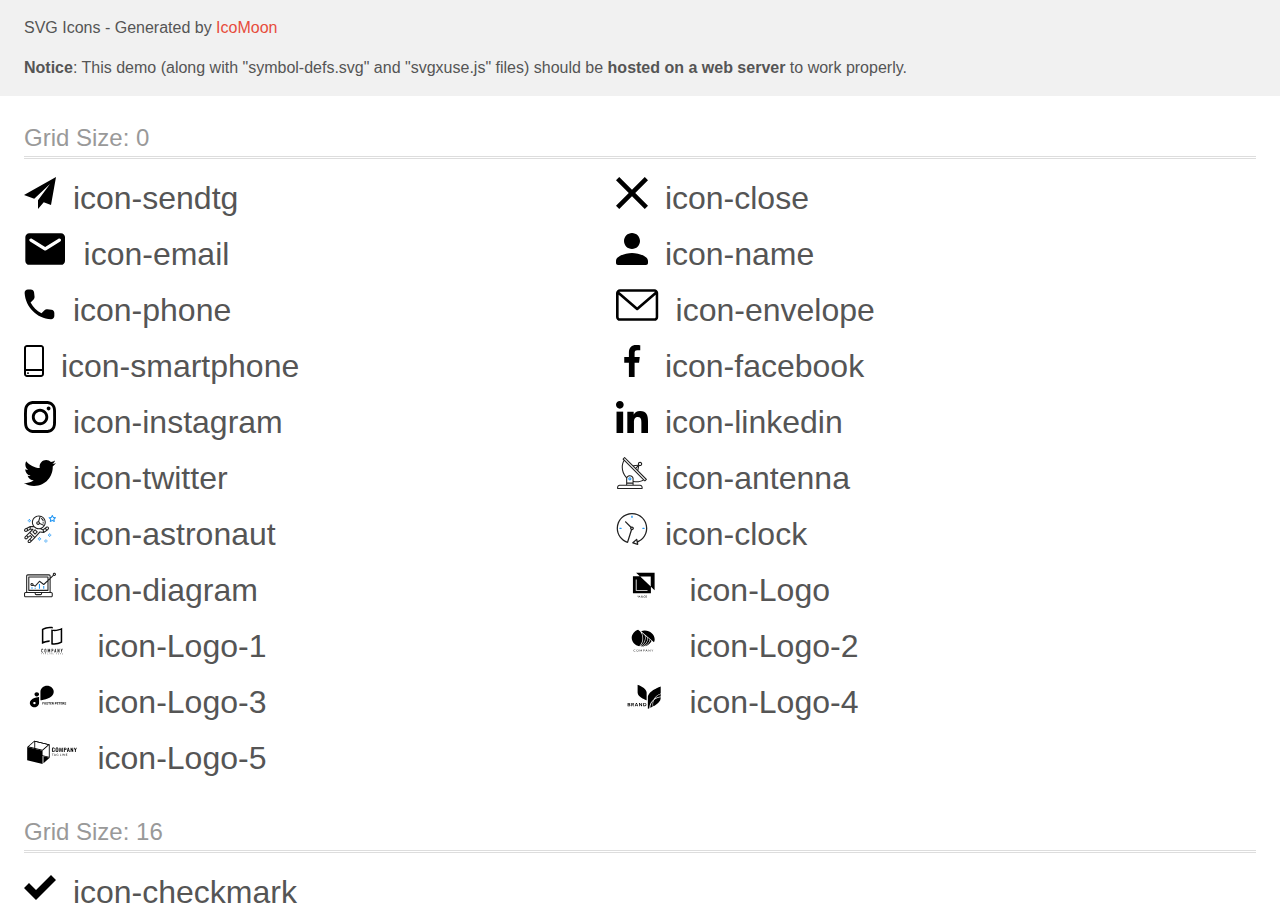
<file: icomoon_6_last/demo-external-svg.html>
<!doctype html>
<html>
<head>
    <title>IcoMoon - SVG Icons</title>
    <meta charset="utf-8">
    <meta name="viewport" content="width=device-width, initial-scale=1">
    <link rel="stylesheet" href="demo-files/demo.css">
    <link rel="stylesheet" href="style.css">
</head>
<body>
<header class="bgc1 clearfix">
<div class="mhl">
    <p>SVG Icons - Generated by <a href="https://icomoon.io/app">IcoMoon</a></p><p><strong>Notice</strong>: This demo (along with "symbol-defs.svg" and "svgxuse.js" files) should be <b>hosted on a web server</b> to work properly.</p>
</div>
</header>
    <div class="clearfix mhl ptl">
        <h1 class="mvm mtn fgc1">Grid Size: 0</h1>
        <div class="glyph fs1">
            <div class="clearfix pbs">
                <svg class="icon icon-sendtg"><use xlink:href="symbol-defs.svg#icon-sendtg"></use></svg><span class="name"> icon-sendtg</span>
            </div>
        </div>
        <div class="glyph fs1">
            <div class="clearfix pbs">
                <svg class="icon icon-close"><use xlink:href="symbol-defs.svg#icon-close"></use></svg><span class="name"> icon-close</span>
            </div>
        </div>
        <div class="glyph fs1">
            <div class="clearfix pbs">
                <svg class="icon icon-email"><use xlink:href="symbol-defs.svg#icon-email"></use></svg><span class="name"> icon-email</span>
            </div>
        </div>
        <div class="glyph fs1">
            <div class="clearfix pbs">
                <svg class="icon icon-name"><use xlink:href="symbol-defs.svg#icon-name"></use></svg><span class="name"> icon-name</span>
            </div>
        </div>
        <div class="glyph fs1">
            <div class="clearfix pbs">
                <svg class="icon icon-phone"><use xlink:href="symbol-defs.svg#icon-phone"></use></svg><span class="name"> icon-phone</span>
            </div>
        </div>
        <div class="glyph fs1">
            <div class="clearfix pbs">
                <svg class="icon icon-envelope"><use xlink:href="symbol-defs.svg#icon-envelope"></use></svg><span class="name"> icon-envelope</span>
            </div>
        </div>
        <div class="glyph fs1">
            <div class="clearfix pbs">
                <svg class="icon icon-smartphone"><use xlink:href="symbol-defs.svg#icon-smartphone"></use></svg><span class="name"> icon-smartphone</span>
            </div>
        </div>
        <div class="glyph fs1">
            <div class="clearfix pbs">
                <svg class="icon icon-facebook"><use xlink:href="symbol-defs.svg#icon-facebook"></use></svg><span class="name"> icon-facebook</span>
            </div>
        </div>
        <div class="glyph fs1">
            <div class="clearfix pbs">
                <svg class="icon icon-instagram"><use xlink:href="symbol-defs.svg#icon-instagram"></use></svg><span class="name"> icon-instagram</span>
            </div>
        </div>
        <div class="glyph fs1">
            <div class="clearfix pbs">
                <svg class="icon icon-linkedin"><use xlink:href="symbol-defs.svg#icon-linkedin"></use></svg><span class="name"> icon-linkedin</span>
            </div>
        </div>
        <div class="glyph fs1">
            <div class="clearfix pbs">
                <svg class="icon icon-twitter"><use xlink:href="symbol-defs.svg#icon-twitter"></use></svg><span class="name"> icon-twitter</span>
            </div>
        </div>
        <div class="glyph fs1">
            <div class="clearfix pbs">
                <svg class="icon icon-antenna"><use xlink:href="symbol-defs.svg#icon-antenna"></use></svg><span class="name"> icon-antenna</span>
            </div>
        </div>
        <div class="glyph fs1">
            <div class="clearfix pbs">
                <svg class="icon icon-astronaut"><use xlink:href="symbol-defs.svg#icon-astronaut"></use></svg><span class="name"> icon-astronaut</span>
            </div>
        </div>
        <div class="glyph fs1">
            <div class="clearfix pbs">
                <svg class="icon icon-clock"><use xlink:href="symbol-defs.svg#icon-clock"></use></svg><span class="name"> icon-clock</span>
            </div>
        </div>
        <div class="glyph fs1">
            <div class="clearfix pbs">
                <svg class="icon icon-diagram"><use xlink:href="symbol-defs.svg#icon-diagram"></use></svg><span class="name"> icon-diagram</span>
            </div>
        </div>
        <div class="glyph fs1">
            <div class="clearfix pbs">
                <svg class="icon icon-Logo"><use xlink:href="symbol-defs.svg#icon-Logo"></use></svg><span class="name"> icon-Logo</span>
            </div>
        </div>
        <div class="glyph fs1">
            <div class="clearfix pbs">
                <svg class="icon icon-Logo-1"><use xlink:href="symbol-defs.svg#icon-Logo-1"></use></svg><span class="name"> icon-Logo-1</span>
            </div>
        </div>
        <div class="glyph fs1">
            <div class="clearfix pbs">
                <svg class="icon icon-Logo-2"><use xlink:href="symbol-defs.svg#icon-Logo-2"></use></svg><span class="name"> icon-Logo-2</span>
            </div>
        </div>
        <div class="glyph fs1">
            <div class="clearfix pbs">
                <svg class="icon icon-Logo-3"><use xlink:href="symbol-defs.svg#icon-Logo-3"></use></svg><span class="name"> icon-Logo-3</span>
            </div>
        </div>
        <div class="glyph fs1">
            <div class="clearfix pbs">
                <svg class="icon icon-Logo-4"><use xlink:href="symbol-defs.svg#icon-Logo-4"></use></svg><span class="name"> icon-Logo-4</span>
            </div>
        </div>
        <div class="glyph fs1">
            <div class="clearfix pbs">
                <svg class="icon icon-Logo-5"><use xlink:href="symbol-defs.svg#icon-Logo-5"></use></svg><span class="name"> icon-Logo-5</span>
            </div>
        </div>
  </div>
    <div class="clearfix mhl ptl">
        <h1 class="mvm mtn fgc1">Grid Size: 16</h1>
        <div class="glyph fs2">
            <div class="clearfix pbs">
                <svg class="icon icon-checkmark"><use xlink:href="symbol-defs.svg#icon-checkmark"></use></svg><span class="name"> icon-checkmark</span>
            </div>
        </div>
  </div>
<script defer src="svgxuse.js"></script>
</body>
</html>
</file>
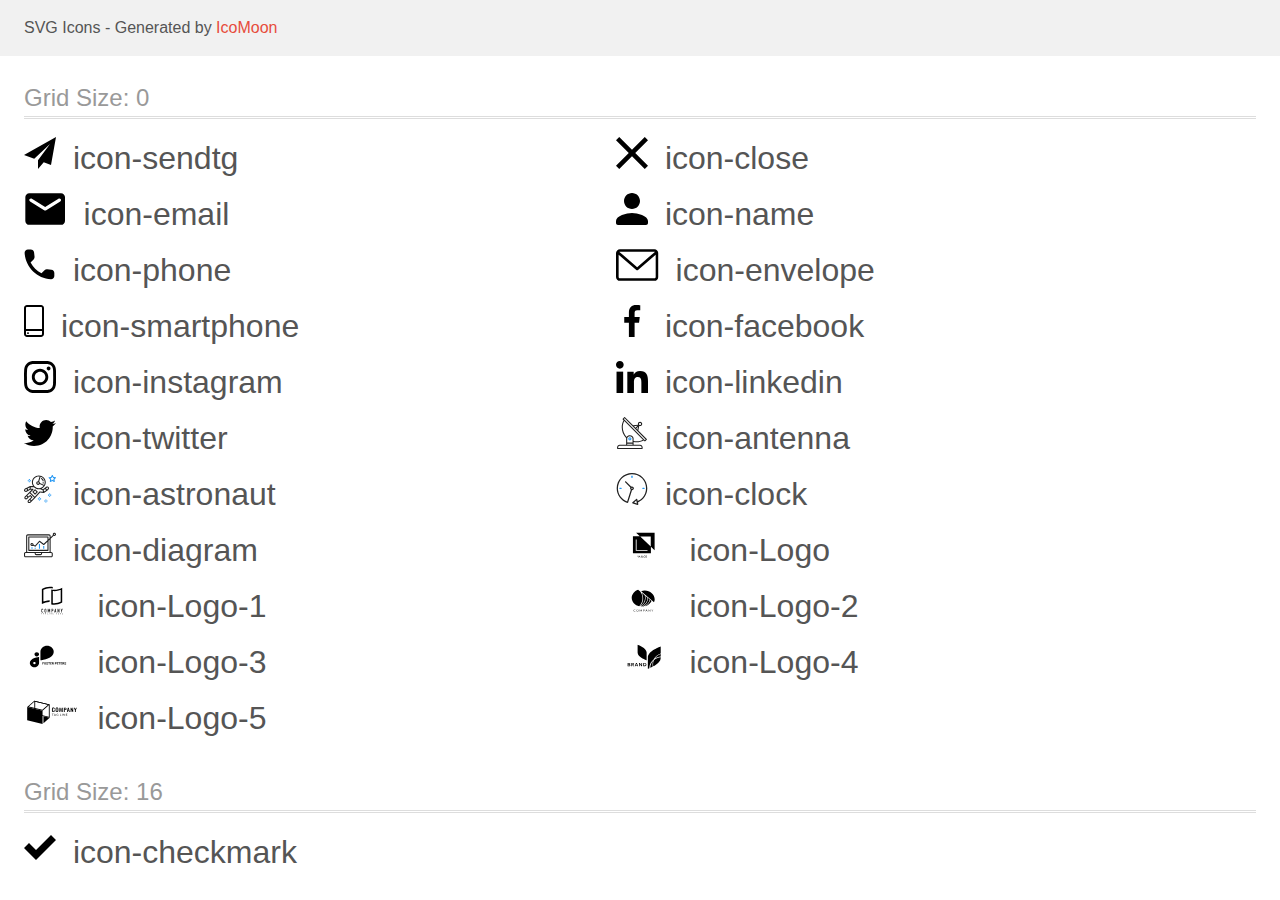
<file: icomoon_6_last/demo.html>
<!doctype html>
<html>
<head>
    <title>IcoMoon - SVG Icons</title>
    <meta charset="utf-8">
    <meta name="viewport" content="width=device-width, initial-scale=1">
    <link rel="stylesheet" href="demo-files/demo.css">
    <link rel="stylesheet" href="style.css">
</head>
<body>
<svg aria-hidden="true" style="position: absolute; width: 0; height: 0; overflow: hidden;" version="1.1" xmlns="http://www.w3.org/2000/svg" xmlns:xlink="http://www.w3.org/1999/xlink">
<defs>
<symbol id="icon-sendtg" viewBox="0 0 32 32">
<path d="M32 0l-32 18 10.227 3.788 15.773-14.788-11.998 16.186 0.010 0.004-0.012-0.004v8.814l5.735-6.691 7.265 2.691 5-28z"></path>
</symbol>
<symbol id="icon-close" viewBox="0 0 32 32">
<path d="M32 3.223l-3.223-3.223-12.777 12.777-12.777-12.777-3.223 3.223 12.777 12.777-12.777 12.777 3.223 3.223 12.777-12.777 12.777 12.777 3.223-3.223-12.777-12.777 12.777-12.777z"></path>
</symbol>
<symbol id="icon-email" viewBox="0 0 43 32">
<path d="M37.333 0h-32c-2.2 0-3.981 1.8-3.981 4l-0.019 24c0 2.2 1.8 4 4 4h32c2.2 0 4-1.8 4-4v-24c0-2.2-1.8-4-4-4zM36.533 8.501l-14.139 8.837c-0.302 0.188-0.668 0.3-1.060 0.3s-0.758-0.112-1.069-0.305l0.009 0.005-14.141-8.84c-0.503-0.301-0.835-0.843-0.835-1.463 0-0.938 0.761-1.699 1.699-1.699 0.349 0 0.673 0.105 0.943 0.285l-0.006-0.004 13.4 8.381 13.4-8.381c0.264-0.176 0.588-0.282 0.937-0.282 0.938 0 1.699 0.761 1.699 1.699 0 0.62-0.332 1.162-0.828 1.459l-0.008 0.004z"></path>
</symbol>
<symbol id="icon-name" viewBox="0 0 32 32">
<path d="M16 16c4.418 0 8-3.582 8-8s-3.582-8-8-8v0c-4.418 0-8 3.582-8 8s3.582 8 8 8v0zM16 20c-5.339 0-16 2.68-16 8v2c0 1.099 0.901 2 2 2h28c1.099 0 2-0.901 2-2v-2c0-5.32-10.661-8-16-8z"></path>
</symbol>
<symbol id="icon-phone" viewBox="0 0 32 32">
<path d="M27.419 20.853l-4.201-0.48c-0.116-0.014-0.25-0.023-0.385-0.023-0.909 0-1.732 0.369-2.328 0.964l-3.045 3.045c-4.718-2.435-8.467-6.185-10.835-10.764l-0.065-0.139 3.063-3.056c0.596-0.596 0.964-1.419 0.964-2.328 0-0.136-0.008-0.27-0.024-0.401l0.002 0.016-0.48-4.169c-0.199-1.655-1.595-2.926-3.287-2.926-0.001 0-0.003 0-0.004 0h-2.861c-1.87-0.005-3.424 1.55-3.31 3.417 0.878 14.126 12.176 25.408 26.286 26.286 1.867 0.114 3.424-1.44 3.424-3.31v-2.862c0-0.005 0-0.010 0-0.016 0-1.681-1.266-3.067-2.897-3.256l-0.015-0.001z"></path>
</symbol>
<symbol id="icon-envelope" viewBox="0 0 43 32">
<path d="M38.667 0h-34.667c-2.206 0-4 1.794-4 4v24c0 2.206 1.794 4 4 4h34.667c2.206 0 4-1.794 4-4v-24c0-2.206-1.794-4-4-4zM38.667 2.667c0.181 0 0.353 0.038 0.511 0.103l-17.844 15.466-17.844-15.466c0.158-0.066 0.33-0.103 0.511-0.103h34.667zM38.667 29.333h-34.667c-0.736 0-1.333-0.598-1.333-1.333v-22.413l17.793 15.421c0.251 0.217 0.563 0.326 0.874 0.326s0.622-0.108 0.874-0.326l17.793-15.421v22.413c0 0.736-0.598 1.333-1.333 1.333z"></path>
</symbol>
<symbol id="icon-smartphone" viewBox="0 0 20 32">
<path d="M17 0h-14c-1.654 0-3 1.346-3 3v26c0 1.654 1.346 3 3 3h14c1.654 0 3-1.346 3-3v-26c0-1.654-1.346-3-3-3zM3 2h14c0.552 0 1 0.448 1 1v21h-16v-21c0-0.552 0.448-1 1-1zM17 30h-14c-0.552 0-1-0.448-1-1v-3h16v3c0 0.552-0.448 1-1 1z"></path>
<path d="M4.707 27.478c0.391 0.365 0.391 0.956 0 1.321s-1.024 0.365-1.414 0c-0.391-0.365-0.391-0.956 0-1.321s1.024-0.365 1.414 0z"></path>
</symbol>
<symbol id="icon-facebook" viewBox="0 0 32 32">
<path d="M21.329 5.313h2.921v-5.088c-0.504-0.069-2.237-0.225-4.256-0.225-4.212 0-7.097 2.649-7.097 7.519v4.481h-4.648v5.688h4.648v14.312h5.699v-14.311h4.46l0.708-5.688h-5.169v-3.919c0.001-1.644 0.444-2.769 2.735-2.769z"></path>
</symbol>
<symbol id="icon-instagram" viewBox="0 0 32 32">
<path d="M31.969 9.408c-0.075-1.7-0.35-2.869-0.744-3.882-0.406-1.075-1.032-2.038-1.851-2.838-0.8-0.813-1.769-1.444-2.832-1.844-1.019-0.394-2.182-0.669-3.882-0.744-1.713-0.081-2.257-0.1-6.601-0.1s-4.888 0.019-6.595 0.094c-1.7 0.075-2.869 0.35-3.882 0.744-1.075 0.406-2.038 1.031-2.838 1.85-0.813 0.8-1.444 1.769-1.844 2.832-0.394 1.019-0.669 2.182-0.744 3.882-0.081 1.713-0.1 2.257-0.1 6.601s0.019 4.888 0.094 6.595c0.075 1.7 0.35 2.869 0.744 3.882 0.406 1.075 1.038 2.038 1.85 2.838 0.8 0.813 1.769 1.444 2.832 1.844 1.019 0.394 2.182 0.669 3.882 0.744 1.706 0.075 2.25 0.094 6.595 0.094s4.888-0.019 6.595-0.094c1.7-0.075 2.869-0.35 3.882-0.744 2.151-0.832 3.851-2.532 4.682-4.682 0.394-1.019 0.669-2.182 0.744-3.882 0.075-1.707 0.094-2.251 0.094-6.595s-0.006-4.888-0.081-6.595zM29.087 22.473c-0.069 1.563-0.331 2.407-0.55 2.969-0.538 1.394-1.644 2.5-3.038 3.038-0.563 0.219-1.413 0.481-2.969 0.55-1.688 0.075-2.194 0.094-6.464 0.094s-4.782-0.019-6.464-0.094c-1.563-0.069-2.407-0.331-2.969-0.55-0.694-0.256-1.325-0.663-1.838-1.194-0.531-0.519-0.938-1.144-1.194-1.838-0.219-0.563-0.481-1.413-0.55-2.969-0.075-1.688-0.094-2.194-0.094-6.464s0.019-4.782 0.094-6.464c0.069-1.563 0.331-2.407 0.55-2.969 0.256-0.694 0.663-1.325 1.2-1.838 0.519-0.531 1.144-0.938 1.838-1.194 0.563-0.219 1.413-0.481 2.969-0.55 1.688-0.075 2.194-0.094 6.464-0.094 4.276 0 4.782 0.019 6.464 0.094 1.563 0.069 2.407 0.331 2.969 0.55 0.694 0.256 1.325 0.662 1.838 1.194 0.531 0.519 0.938 1.144 1.194 1.838 0.219 0.563 0.481 1.413 0.55 2.969 0.075 1.688 0.094 2.194 0.094 6.464s-0.019 4.77-0.094 6.458z"></path>
<path d="M16.059 7.783c-4.538 0-8.22 3.682-8.22 8.22s3.682 8.22 8.22 8.22c4.539 0 8.22-3.682 8.22-8.22s-3.682-8.22-8.22-8.22zM16.059 21.335c-2.944 0-5.332-2.388-5.332-5.332s2.388-5.332 5.332-5.332c2.944 0 5.332 2.388 5.332 5.332s-2.388 5.332-5.332 5.332z"></path>
<path d="M26.524 7.458c0 1.060-0.859 1.919-1.919 1.919s-1.919-0.859-1.919-1.919c0-1.060 0.859-1.919 1.919-1.919s1.919 0.859 1.919 1.919z"></path>
</symbol>
<symbol id="icon-linkedin" viewBox="0 0 32 32">
<path d="M31.992 32v-0.001h0.008v-11.736c0-5.741-1.236-10.164-7.948-10.164-3.227 0-5.392 1.771-6.276 3.449h-0.093v-2.913h-6.364v21.364h6.627v-10.579c0-2.785 0.528-5.479 3.977-5.479 3.399 0 3.449 3.179 3.449 5.657v10.401h6.62z"></path>
<path d="M0.528 10.636h6.635v21.364h-6.635v-21.364z"></path>
<path d="M3.843 0c-2.121 0-3.843 1.721-3.843 3.843s1.721 3.879 3.843 3.879c2.121 0 3.843-1.757 3.843-3.879-0.001-2.121-1.723-3.843-3.843-3.843v0z"></path>
</symbol>
<symbol id="icon-twitter" viewBox="0 0 32 32">
<path d="M32 6.078c-1.19 0.522-2.458 0.868-3.78 1.036 1.36-0.812 2.398-2.088 2.886-3.626-1.268 0.756-2.668 1.29-4.16 1.588-1.204-1.282-2.92-2.076-4.792-2.076-3.632 0-6.556 2.948-6.556 6.562 0 0.52 0.044 1.020 0.152 1.496-5.454-0.266-10.28-2.88-13.522-6.862-0.566 0.982-0.898 2.106-0.898 3.316 0 2.272 1.17 4.286 2.914 5.452-1.054-0.020-2.088-0.326-2.964-0.808 0 0.020 0 0.046 0 0.072 0 3.188 2.274 5.836 5.256 6.446-0.534 0.146-1.116 0.216-1.72 0.216-0.42 0-0.844-0.024-1.242-0.112 0.85 2.598 3.262 4.508 6.13 4.57-2.232 1.746-5.066 2.798-8.134 2.798-0.538 0-1.054-0.024-1.57-0.090 2.906 1.874 6.35 2.944 10.064 2.944 12.072 0 18.672-10 18.672-18.668 0-0.29-0.010-0.57-0.024-0.848 1.302-0.924 2.396-2.078 3.288-3.406z"></path>
</symbol>
<symbol id="icon-antenna" viewBox="0 0 32 32">
<path fill="#212121" style="fill: var(--color1, #212121)" d="M30.773 22.098l-8.443-8.505 0.937-4.615c0.242 0.094 0.499 0.144 0.758 0.146h0.006c1.192 0.014 2.17-0.941 2.184-2.133s-0.941-2.17-2.133-2.184c-1.192-0.014-2.17 0.941-2.184 2.133-0.003 0.255 0.039 0.509 0.125 0.749l-4.96 0.605-8.091-8.133c-0.099-0.101-0.235-0.159-0.377-0.16-0.14 0.001-0.274 0.056-0.373 0.155l-1.513 1.504c-0.208 0.208-0.208 0.546 0 0.754l0.814 0.826c-3.153 5.798-2.129 12.978 2.519 17.663 0.043 0.041 0.092 0.074 0.146 0.098-0.034 0.18-0.051 0.364-0.052 0.547v6.187h-6.4c-1.472 0.002-2.665 1.195-2.667 2.667v1.067c0 0.295 0.239 0.533 0.533 0.533h24.533c0.295 0 0.533-0.239 0.533-0.533v-1.067c-0.002-1.472-1.195-2.665-2.667-2.667h-6.4v-2.742c1.003 0.21 2.024 0.317 3.049 0.32 2.458-0.003 4.877-0.615 7.040-1.783l0.818 0.823c0.099 0.101 0.235 0.159 0.377 0.16 0.14-0.001 0.274-0.056 0.373-0.155l1.513-1.504c0.208-0.208 0.208-0.546 0-0.754zM23.28 6.233c0.418-0.415 1.093-0.414 1.508 0.004s0.414 1.093-0.004 1.508c-0.2 0.199-0.47 0.31-0.752 0.31h-0.003c-0.589-0.003-1.064-0.483-1.061-1.072 0.002-0.282 0.115-0.552 0.314-0.751h-0.002zM22.024 9.738l-0.598 2.946-1.175-1.182 1.774-1.763zM21.419 8.836l-1.92 1.909-1.485-1.493 3.405-0.415zM24.004 28.8c0.884 0 1.6 0.716 1.6 1.6v0.533h-23.467v-0.533c0-0.884 0.716-1.6 1.6-1.6h20.267zM16.537 26.667v1.067h-5.333v-1.067h5.333zM11.204 25.6v-4.053c0-1.294 1.196-2.347 2.667-2.347s2.667 1.053 2.667 2.347v4.053h-5.333zM17.604 23.904v-2.357c0-1.882-1.675-3.413-3.733-3.413-1.331-0.020-2.576 0.657-3.281 1.786-4.058-4.274-4.971-10.645-2.279-15.887l18.602 18.708c-2.872 1.461-6.165 1.873-9.309 1.163zM28.893 23.22l-21.057-21.181 0.755-0.752 7.935 7.98c0.004 0 0.006 0.007 0.010 0.010l13.115 13.191-0.757 0.752z"></path>
<path fill="#2196f3" style="fill: var(--color2, #2196f3)" d="M13.876 20.267h-0.005c-0.884-0.001-1.601 0.714-1.602 1.598s0.714 1.601 1.598 1.602h0.005c0.884 0.001 1.601-0.714 1.602-1.598s-0.714-1.601-1.598-1.602zM14.249 22.245c-0.1 0.1-0.236 0.156-0.378 0.155-0.295-0.002-0.532-0.242-0.531-0.536 0.001-0.141 0.057-0.276 0.157-0.375s0.233-0.154 0.373-0.155c0.295 0.002 0.532 0.241 0.53 0.536-0.001 0.141-0.057 0.276-0.157 0.375h0.005z"></path>
</symbol>
<symbol id="icon-astronaut" viewBox="0 0 32 32">
<path fill="#2196f3" style="fill: var(--color2, #2196f3)" d="M31.974 4.524c-0.063-0.193-0.229-0.333-0.43-0.363l-1.91-0.278-0.855-1.731c-0.179-0.365-0.777-0.365-0.956 0l-0.855 1.731-1.91 0.278c-0.201 0.029-0.367 0.17-0.431 0.363-0.062 0.193-0.011 0.405 0.135 0.547l1.383 1.348-0.326 1.903c-0.034 0.2 0.048 0.402 0.212 0.522 0.166 0.121 0.382 0.135 0.562 0.040l1.709-0.899 1.709 0.899c0.078 0.041 0.164 0.061 0.249 0.061 0.11 0 0.221-0.034 0.314-0.102 0.164-0.119 0.246-0.322 0.212-0.522l-0.326-1.903 1.383-1.348c0.145-0.142 0.197-0.354 0.135-0.547zM29.511 5.851c-0.125 0.122-0.183 0.299-0.153 0.472l0.191 1.114-1-0.526c-0.078-0.041-0.163-0.061-0.249-0.061s-0.17 0.020-0.249 0.061l-1.001 0.526 0.191-1.114c0.030-0.173-0.028-0.349-0.153-0.472l-0.81-0.789 1.119-0.163c0.174-0.025 0.324-0.134 0.402-0.292l0.5-1.013 0.5 1.013c0.078 0.157 0.228 0.267 0.402 0.292l1.119 0.163-0.809 0.789z"></path>
<path fill="#2196f3" style="fill: var(--color2, #2196f3)" d="M26.134 20.522h-1.067v1.067h1.067v-1.067z"></path>
<path fill="#2196f3" style="fill: var(--color2, #2196f3)" d="M26.134 22.656h-1.067v1.067h1.067v-1.067z"></path>
<path fill="#2196f3" style="fill: var(--color2, #2196f3)" d="M27.2 21.589h-1.067v1.067h1.067v-1.067z"></path>
<path fill="#2196f3" style="fill: var(--color2, #2196f3)" d="M25.067 21.589h-1.067v1.067h1.067v-1.067z"></path>
<path fill="#2196f3" style="fill: var(--color2, #2196f3)" d="M22.4 26.389h-1.067v1.067h1.067v-1.067z"></path>
<path fill="#2196f3" style="fill: var(--color2, #2196f3)" d="M22.4 28.522h-1.067v1.067h1.067v-1.067z"></path>
<path fill="#2196f3" style="fill: var(--color2, #2196f3)" d="M23.467 27.456h-1.067v1.067h1.067v-1.067z"></path>
<path fill="#2196f3" style="fill: var(--color2, #2196f3)" d="M21.333 27.456h-1.067v1.067h1.067v-1.067z"></path>
<path fill="#2196f3" style="fill: var(--color2, #2196f3)" d="M16 24.256h-1.067v1.067h1.067v-1.067z"></path>
<path fill="#2196f3" style="fill: var(--color2, #2196f3)" d="M16 26.389h-1.067v1.067h1.067v-1.067z"></path>
<path fill="#2196f3" style="fill: var(--color2, #2196f3)" d="M17.067 25.322h-1.067v1.067h1.067v-1.067z"></path>
<path fill="#2196f3" style="fill: var(--color2, #2196f3)" d="M14.933 25.322h-1.067v1.067h1.067v-1.067z"></path>
<path fill="#2196f3" style="fill: var(--color2, #2196f3)" d="M5.867 6.122h-1.067v1.067h1.067v-1.067z"></path>
<path fill="#2196f3" style="fill: var(--color2, #2196f3)" d="M5.867 8.255h-1.067v1.067h1.067v-1.067z"></path>
<path fill="#2196f3" style="fill: var(--color2, #2196f3)" d="M6.933 7.189h-1.067v1.067h1.067v-1.067z"></path>
<path fill="#2196f3" style="fill: var(--color2, #2196f3)" d="M4.8 7.189h-1.067v1.067h1.067v-1.067z"></path>
<path fill="#212121" style="fill: var(--color1, #212121)" d="M24.715 14.159c-0.287-0.388-0.709-0.637-1.188-0.705-0.481-0.068-0.956 0.058-1.34 0.352l-1.252 0.96-1.898 1.417-1.358-0.541c2.421-1.086 4.114-3.508 4.114-6.32 0-3.823-3.123-6.933-6.961-6.933s-6.961 3.11-6.961 6.933c0 1.386 0.414 2.674 1.12 3.758l-2.764-0.024c-0.002 0-0.003 0-0.005 0-0.009 0-0.015 0.004-0.023 0.005-0.053 0.002-0.105 0.013-0.155 0.031-0.013 0.005-0.026 0.008-0.038 0.013-0.006 0.003-0.013 0.003-0.019 0.006l-3.233 1.596c-0.001 0-0.001 0-0.001 0.001l-1.893 0.911c-0.021 0.009-0.042 0.021-0.063 0.035-0.755 0.502-1.012 1.489-0.598 2.295 0.22 0.429 0.595 0.745 1.056 0.889 0.178 0.055 0.359 0.083 0.539 0.083 0.29 0 0.577-0.071 0.839-0.211l1.388-0.738 2.264-1.169 1.357-0.008-5.442 5.416c-0.001 0.001-0.001 0.001-0.002 0.001l-1.339 1.333c-0.316 0.315-0.49 0.732-0.49 1.178s0.174 0.863 0.49 1.179c0.325 0.323 0.752 0.485 1.179 0.485s0.854-0.162 1.18-0.485l1.314-1.309 1.741-1.3 0.901 0.897-1.762 1.754c-0 0.001-0.001 0.001-0.002 0.001l-1.339 1.333c-0.316 0.315-0.49 0.732-0.49 1.178s0.174 0.863 0.49 1.179c0.325 0.323 0.753 0.485 1.18 0.485s0.855-0.162 1.18-0.485l3.482-3.467c0.001-0.001 0.001-0.001 0.001-0.002l1.010-1-0.004-0.004c0.006-0.006 0.015-0.009 0.022-0.015l5.166-5.658 3.471 0.494c0.025 0.004 0.050 0.005 0.075 0.005 0.065 0 0.127-0.015 0.187-0.038 0.018-0.006 0.033-0.015 0.050-0.023 0.019-0.010 0.039-0.015 0.058-0.027l3.213-2.133c0.012-0.008 0.018-0.021 0.029-0.029 0.013-0.010 0.029-0.014 0.041-0.026l1.271-1.191c0.662-0.62 0.753-1.635 0.212-2.362zM2.13 17.77c-0.173 0.093-0.37 0.111-0.558 0.052-0.187-0.058-0.338-0.186-0.427-0.358-0.161-0.314-0.068-0.695 0.214-0.902l1.314-0.632 0.449 1.312-0.992 0.528zM5.628 15.942l-1.548 0.8-0.439-1.283 2.027-1.001-0.040 1.484zM20.727 9.322c0 0.918-0.219 1.785-0.599 2.559l-4.181-1.899c-0.044-0.573-0.341-1.075-0.788-1.388l1.464-4.86c2.378 0.756 4.105 2.974 4.105 5.588zM8.938 9.322c0-3.235 2.644-5.867 5.894-5.867 0.253 0 0.5 0.021 0.745 0.052l-1.432 4.754c-0.019-0.001-0.037-0.006-0.057-0.006-1.033 0-1.873 0.837-1.873 1.867s0.84 1.867 1.873 1.867c0.694 0 1.294-0.383 1.618-0.945l3.862 1.755c-1.075 1.446-2.795 2.39-4.737 2.39-3.25 0-5.894-2.632-5.894-5.867zM14.894 10.122c0 0.441-0.362 0.8-0.806 0.8s-0.806-0.359-0.806-0.8c0-0.441 0.362-0.8 0.806-0.8s0.806 0.359 0.806 0.8zM2.465 25.146c-0.236 0.234-0.619 0.234-0.854 0.001-0.114-0.114-0.176-0.263-0.176-0.423s0.062-0.309 0.176-0.421l0.962-0.958 0.851 0.848-0.959 0.955zM5.679 28.88c-0.236 0.234-0.619 0.235-0.855 0.001-0.114-0.114-0.176-0.263-0.176-0.423s0.062-0.309 0.176-0.421l0.963-0.959 0.852 0.848-0.96 0.955zM9.16 25.411c-0.001 0-0.001 0-0.002 0.001l-1.765 1.76-0.852-0.848 1.763-1.755c0 0 0 0 0-0s0.001-0.001 0.002-0.001c0.040-0.040 0.065-0.088 0.090-0.135 0.007-0.014 0.020-0.026 0.026-0.040 0.017-0.041 0.019-0.085 0.026-0.129 0.003-0.025 0.014-0.047 0.014-0.073 0-0.036-0.013-0.070-0.020-0.106-0.006-0.032-0.006-0.065-0.019-0.095-0.020-0.050-0.055-0.094-0.091-0.138-0.010-0.012-0.014-0.027-0.025-0.038 0 0 0 0-0.001 0s-0.001-0.002-0.001-0.002l-1.607-1.6c-0.017-0.017-0.039-0.024-0.058-0.038-0.028-0.022-0.055-0.042-0.087-0.058-0.030-0.015-0.061-0.024-0.093-0.033-0.034-0.010-0.067-0.017-0.103-0.020-0.033-0.002-0.063 0.001-0.095 0.005-0.036 0.004-0.069 0.009-0.104 0.020-0.034 0.011-0.063 0.027-0.094 0.045-0.020 0.011-0.042 0.015-0.061 0.029l-1.773 1.324-0.901-0.897 2.399-2.386 4.361 4.289-0.928 0.919zM15.979 18.394c-0.015-0.002-0.030 0.004-0.045 0.003-0.039-0.002-0.076 0.001-0.115 0.007-0.030 0.005-0.059 0.011-0.088 0.021-0.034 0.012-0.065 0.028-0.097 0.047-0.030 0.018-0.057 0.037-0.083 0.061-0.013 0.011-0.028 0.017-0.040 0.029l-4.698 5.146-4.328-4.257 2.833-2.818c0.209-0.208 0.21-0.546 0.002-0.755-0.105-0.105-0.243-0.157-0.381-0.156v-0.001l-2.219 0.013 0.028-1.607 3.104 0.027c1.265 1.294 3.029 2.101 4.981 2.101 0.437 0 0.864-0.045 1.279-0.123 0.040 0.032 0.079 0.065 0.13 0.085l2.41 0.96 0.331 1.644-3.003-0.427zM20.020 18.572l-0.313-1.558 1.446-1.080 0.947 1.257-2.080 1.381zM23.774 15.741l-0.838 0.785-0.931-1.236 0.831-0.637c0.155-0.119 0.351-0.168 0.543-0.143 0.193 0.027 0.364 0.128 0.48 0.284 0.217 0.292 0.18 0.699-0.085 0.947z"></path>
<path fill="#212121" style="fill: var(--color1, #212121)" d="M13.602 18.544l-2.143-2.133c-0.207-0.207-0.545-0.207-0.753 0l-2.142 2.133c-0.1 0.101-0.157 0.236-0.157 0.378s0.056 0.278 0.157 0.378l2.142 2.133c0.104 0.103 0.241 0.155 0.377 0.155s0.273-0.052 0.376-0.155l2.143-2.133c0.1-0.1 0.157-0.236 0.157-0.378s-0.057-0.278-0.157-0.378zM11.083 20.303l-1.387-1.381 1.387-1.381 1.387 1.381-1.387 1.381z"></path>
<path fill="#212121" style="fill: var(--color1, #212121)" d="M17.164 5.071l-0.258 1.036c0.071 0.018 1.738 0.452 1.738 2.149h1.067c-0-2.017-1.666-2.965-2.547-3.185z"></path>
<path fill="#212121" style="fill: var(--color1, #212121)" d="M19.711 9.322h-1.067v1.067h1.067v-1.067z"></path>
</symbol>
<symbol id="icon-clock" viewBox="0 0 32 32">
<path fill="#212121" style="fill: var(--color1, #212121)" d="M31.297 15.301c-0.002-8.452-6.855-15.303-15.308-15.301s-15.303 6.855-15.301 15.308c0.001 6.658 4.307 12.551 10.649 14.576 0.061 0.019 0.124 0.029 0.187 0.029 0.121-0 0.239-0.032 0.342-0.094 0.135-0.080 0.236-0.207 0.283-0.356l3.865-12.25c1.057-0.005 1.909-0.866 1.903-1.923s-0.866-1.909-1.923-1.903c-0.284 0.001-0.565 0.067-0.82 0.191l-5.106-5.107c-0.253-0.245-0.657-0.238-0.902 0.016-0.239 0.247-0.239 0.639 0 0.886l5.103 5.109c-0.392 0.799-0.168 1.764 0.536 2.309l-3.683 11.673c-7.278-2.681-11.004-10.754-8.323-18.032s10.754-11.004 18.032-8.323 11.004 10.754 8.323 18.032c-1.31 3.556-4.001 6.431-7.462 7.973l-0.398-1.874c-0.073-0.344-0.411-0.565-0.756-0.492-0.109 0.023-0.209 0.074-0.292 0.148l-3.837 3.426c-0.263 0.234-0.287 0.637-0.052 0.9 0.076 0.085 0.174 0.149 0.283 0.184l4.899 1.563c0.335 0.108 0.694-0.077 0.802-0.412 0.034-0.106 0.040-0.219 0.017-0.328l-0.391-1.839c5.664-2.388 9.342-7.942 9.329-14.089zM15.992 14.664c0.352 0 0.638 0.286 0.638 0.638s-0.286 0.638-0.638 0.638c-0.352 0-0.638-0.285-0.638-0.638s0.285-0.638 0.638-0.638zM18.093 29.528l2.184-1.948 0.603 2.84-2.787-0.892z"></path>
<path fill="#2196f3" style="fill: var(--color2, #2196f3)" d="M15.354 3.185v1.275c0 0.352 0.285 0.638 0.638 0.638s0.638-0.285 0.638-0.638v-1.275c0-0.352-0.286-0.638-0.638-0.638s-0.638 0.286-0.638 0.638z"></path>
<path fill="#2196f3" style="fill: var(--color2, #2196f3)" d="M3.876 14.664c-0.352 0-0.638 0.286-0.638 0.638s0.285 0.638 0.638 0.638h1.275c0.352 0 0.638-0.285 0.638-0.638s-0.285-0.638-0.638-0.638h-1.275z"></path>
<path fill="#2196f3" style="fill: var(--color2, #2196f3)" d="M28.108 15.939c0.352 0 0.638-0.285 0.638-0.638s-0.285-0.638-0.638-0.638h-1.275c-0.352 0-0.638 0.286-0.638 0.638s0.286 0.638 0.638 0.638h1.275z"></path>
</symbol>
<symbol id="icon-diagram" viewBox="0 0 32 32">
<path fill="#2196f3" style="fill: var(--color2, #2196f3)" d="M14.926 14.965h1.066v4.798h-1.066v-4.797z"></path>
<path fill="#2196f3" style="fill: var(--color2, #2196f3)" d="M19.19 17.097h1.066v2.665h-1.066v-2.665z"></path>
<path fill="#2196f3" style="fill: var(--color2, #2196f3)" d="M10.661 18.696h1.066v1.066h-1.066v-1.066z"></path>
<path fill="#2196f3" style="fill: var(--color2, #2196f3)" d="M7.463 18.163h1.066v1.599h-1.066v-1.599z"></path>
<path fill="#212121" style="fill: var(--color1, #212121)" d="M1.599 28.291h25.587c0.883 0 1.599-0.716 1.599-1.599v-2.132c0-0.883-0.716-1.599-1.599-1.599h-0.533v-13.293l3.028-2.868c0.703 0.346 1.553 0.136 2.013-0.499s0.396-1.508-0.152-2.068-1.42-0.644-2.065-0.198c-0.644 0.446-0.873 1.292-0.542 2.002l-2.281 2.163v-1.23c0-0.883-0.716-1.599-1.599-1.599h-21.322c-0.883 0-1.599 0.716-1.599 1.599v15.992h-0.533c-0.883 0-1.599 0.716-1.599 1.599v2.132c0 0.883 0.716 1.599 1.599 1.599zM30.384 4.837c0.294 0 0.533 0.239 0.533 0.533s-0.239 0.533-0.533 0.533c-0.294 0-0.533-0.239-0.533-0.533s0.239-0.533 0.533-0.533zM3.198 6.969c0-0.294 0.239-0.533 0.533-0.533h21.322c0.294 0 0.533 0.239 0.533 0.533v2.239l-1.066 1.013v-2.186c0-0.294-0.239-0.533-0.533-0.533h-19.19c-0.294 0-0.533 0.239-0.533 0.533v13.326c0 0.294 0.239 0.533 0.533 0.533h19.19c0.294 0 0.533-0.239 0.533-0.533v-9.674l1.066-1.010v12.284h-22.388v-15.992zM7.996 13.899c-0.721-0.002-1.354 0.478-1.546 1.174s0.105 1.433 0.725 1.801c0.62 0.368 1.41 0.276 1.928-0.226l1.853 0.93c0.215 0.108 0.476 0.057 0.636-0.123l3.939-4.431 3.872 2.901c0.208 0.156 0.498 0.139 0.686-0.039l3.365-3.188v8.131h-18.124v-12.26h18.124v2.66l-3.771 3.572-3.904-2.927c-0.222-0.166-0.534-0.135-0.718 0.072l-3.993 4.493-1.493-0.746c0.011-0.064 0.018-0.129 0.020-0.193 0-0.883-0.716-1.599-1.599-1.599zM8.529 15.498c0 0.294-0.239 0.533-0.533 0.533s-0.533-0.239-0.533-0.533c0-0.294 0.239-0.533 0.533-0.533s0.533 0.239 0.533 0.533zM11.727 24.027h5.331v0.533c0 0.294-0.239 0.533-0.533 0.533h-4.264c-0.294 0-0.533-0.239-0.533-0.533v-0.533zM1.066 24.56c0-0.294 0.239-0.533 0.533-0.533h9.062v0.533c0 0.883 0.716 1.599 1.599 1.599h4.264c0.883 0 1.599-0.716 1.599-1.599v-0.533h9.062c0.294 0 0.533 0.239 0.533 0.533v2.132c0 0.294-0.239 0.533-0.533 0.533h-25.587c-0.294 0-0.533-0.239-0.533-0.533v-2.132z"></path>
</symbol>
<symbol id="icon-Logo" viewBox="0 0 57 32">
<path d="M20.267 3.733l3.738 3.538-6.938-0.004v17.166h18.133v-6.564l3.733 3.534v-17.671h-18.667zM35.036 17.455l-10.597-10.032h10.597v10.032zM31.746 21.923h-11.81v-11.545h0.835v10.764h10.975v0.782zM22.725 26.72l-0.436 0.898-0.436-0.898h-0.366l0.637 1.198v0.698h0.331v-0.698l0.635-1.198h-0.365zM23.273 28.615l0.154-0.441h0.734l0.155 0.441h0.344l-0.717-1.896h-0.296l-0.716 1.896h0.342zM23.794 27.122l0.275 0.786h-0.549l0.275-0.786zM25.531 27.863c-0.048 0.073-0.072 0.153-0.072 0.241 0 0.16 0.056 0.29 0.168 0.389s0.263 0.148 0.451 0.148 0.349-0.051 0.484-0.152l0.107 0.126h0.367l-0.279-0.329c0.109-0.149 0.164-0.341 0.164-0.574h-0.275c0 0.128-0.026 0.243-0.079 0.348l-0.366-0.432 0.129-0.094c0.091-0.066 0.157-0.132 0.197-0.198s0.060-0.14 0.060-0.219c0-0.12-0.044-0.22-0.133-0.301s-0.201-0.122-0.339-0.122c-0.153 0-0.274 0.043-0.365 0.13s-0.135 0.203-0.135 0.352c0 0.061 0.014 0.124 0.043 0.189s0.081 0.144 0.155 0.237c-0.141 0.101-0.235 0.188-0.283 0.262zM26.386 28.282c-0.093 0.071-0.193 0.107-0.299 0.107-0.095 0-0.17-0.027-0.227-0.082s-0.085-0.126-0.085-0.214c0-0.102 0.052-0.192 0.156-0.271l0.040-0.029 0.414 0.488zM26.046 27.442c-0.089-0.11-0.134-0.202-0.134-0.275 0-0.063 0.018-0.116 0.055-0.158s0.085-0.063 0.147-0.063c0.057 0 0.105 0.018 0.142 0.053s0.056 0.077 0.056 0.126c0 0.075-0.027 0.136-0.081 0.184l-0.040 0.033-0.145 0.099zM29.132 28.472c0.13-0.114 0.205-0.272 0.224-0.474h-0.328c-0.017 0.135-0.059 0.232-0.124 0.29s-0.162 0.087-0.292 0.087c-0.142 0-0.249-0.054-0.323-0.161s-0.109-0.264-0.109-0.469v-0.168c0.002-0.202 0.041-0.355 0.117-0.46s0.188-0.158 0.331-0.158c0.123 0 0.217 0.030 0.28 0.091s0.104 0.158 0.12 0.294h0.328c-0.021-0.207-0.095-0.368-0.223-0.482s-0.296-0.171-0.505-0.171c-0.155 0-0.293 0.037-0.411 0.111s-0.209 0.179-0.272 0.315c-0.063 0.136-0.095 0.294-0.095 0.473v0.177c0.003 0.174 0.035 0.328 0.098 0.46s0.151 0.234 0.266 0.306c0.115 0.071 0.249 0.107 0.4 0.107 0.216 0 0.389-0.056 0.52-0.169zM31.068 28.206c0.064-0.141 0.096-0.304 0.096-0.49v-0.105c-0.001-0.185-0.034-0.347-0.099-0.486s-0.158-0.247-0.277-0.32c-0.119-0.075-0.256-0.112-0.41-0.112s-0.292 0.038-0.411 0.113c-0.119 0.075-0.211 0.183-0.277 0.324s-0.098 0.305-0.098 0.49v0.107c0.001 0.181 0.034 0.342 0.099 0.48s0.159 0.246 0.279 0.322c0.121 0.075 0.258 0.112 0.411 0.112 0.155 0 0.293-0.037 0.411-0.112s0.212-0.183 0.276-0.323zM30.716 27.135c0.080 0.112 0.12 0.273 0.12 0.483v0.099c0 0.214-0.040 0.376-0.119 0.487s-0.19 0.167-0.336 0.167c-0.144 0-0.257-0.057-0.339-0.171s-0.121-0.275-0.121-0.483v-0.109c0.002-0.204 0.043-0.362 0.122-0.473s0.192-0.168 0.335-0.168c0.146 0 0.258 0.056 0.337 0.168z"></path>
</symbol>
<symbol id="icon-Logo-1" viewBox="0 0 57 32">
<path d="M26.727 3.165h-0.073c-0.112-0.007-0.224-0.010-0.336-0.012v0h-0.243c-0.212 0-0.428 0.005-0.642 0.016-0.016-0.001-0.032-0.001-0.049 0-1.944 0.11-3.848 0.596-5.609 1.431l-0.231 0.111v11.809l0.54-0.183c0.474-0.163 0.978-0.309 1.5-0.445 1.411-0.362 2.861-0.555 4.317-0.574v1.551c-0.193 0.001-0.38 0.007-0.568 0.016h-0.045c-1.121 0.061-2.233 0.232-3.322 0.51-1.378 0.345-2.708 0.863-3.957 1.542v-15.145c1.298-0.757 2.695-1.325 4.151-1.688 1.278-0.33 2.593-0.5 3.913-0.504h0.228c0.273 0.007 0.538 0.019 0.788 0.038 0.658 0.046 1.31 0.15 1.95 0.311v1.527c-0.621-0.145-1.253-0.24-1.889-0.285-0.013-0.001-0.026-0.002-0.039-0.003-0.132-0.011-0.263-0.022-0.386-0.022zM29.415 4.726c0.339 0.026 0.689 0.038 1.044 0.038 1.388-0.005 2.769-0.182 4.114-0.528 1.378-0.346 2.706-0.865 3.956-1.543v14.875c-1.298 0.756-2.696 1.325-4.153 1.688-1.279 0.329-2.593 0.498-3.913 0.503-1 0.008-1.997-0.11-2.968-0.35v-14.971c0.229 0.053 0.465 0.102 0.706 0.142 0.394 0.066 0.81 0.115 1.214 0.145zM36.985 4.841l-0.54 0.182c-0.497 0.167-0.997 0.316-1.5 0.449-1.465 0.377-2.971 0.57-4.483 0.575-0.352 0-0.676-0.010-0.989-0.030l-0.43-0.028v12.148l0.37 0.033c0.343 0.030 0.696 0.045 1.052 0.045 1.191-0.005 2.377-0.159 3.531-0.457 0.95-0.238 1.874-0.57 2.759-0.991l0.231-0.111v-11.813z"></path>
<path d="M19.060 24.113c-0.078-0.080-0.171-0.144-0.274-0.186s-0.214-0.061-0.326-0.057c-0.119-0.002-0.237 0.021-0.347 0.065-0.101 0.040-0.193 0.101-0.27 0.178s-0.135 0.17-0.174 0.271c-0.042 0.107-0.063 0.22-0.062 0.335v2.023c-0.005 0.143 0.022 0.284 0.080 0.415 0.048 0.104 0.117 0.196 0.202 0.271 0.081 0.068 0.176 0.117 0.278 0.144 0.098 0.028 0.2 0.042 0.302 0.042 0.113 0.001 0.224-0.023 0.326-0.070 0.101-0.044 0.193-0.108 0.27-0.187 0.075-0.079 0.135-0.171 0.177-0.271 0.043-0.102 0.065-0.212 0.065-0.323v-0.226h-0.529v0.18c0.002 0.062-0.009 0.123-0.031 0.18-0.017 0.043-0.043 0.082-0.077 0.114-0.033 0.026-0.070 0.046-0.111 0.058-0.036 0.012-0.073 0.018-0.111 0.019-0.047 0.006-0.095-0.002-0.139-0.021s-0.081-0.049-0.11-0.088c-0.050-0.081-0.074-0.176-0.070-0.271v-1.887c-0.003-0.105 0.019-0.208 0.065-0.302 0.027-0.043 0.066-0.077 0.112-0.098s0.097-0.030 0.147-0.024c0.046-0.002 0.091 0.008 0.132 0.028s0.077 0.049 0.104 0.086c0.059 0.078 0.090 0.173 0.088 0.271v0.175h0.524v-0.206c0.001-0.121-0.021-0.241-0.065-0.354-0.039-0.106-0.099-0.203-0.177-0.285v0z"></path>
<path d="M22.202 24.090c-0.169-0.142-0.381-0.221-0.602-0.222-0.108 0-0.215 0.020-0.316 0.057-0.103 0.037-0.198 0.093-0.279 0.165-0.088 0.079-0.158 0.175-0.205 0.283-0.053 0.124-0.079 0.257-0.077 0.392v1.941c-0.004 0.137 0.023 0.272 0.077 0.397 0.048 0.104 0.118 0.197 0.205 0.271 0.081 0.075 0.176 0.133 0.279 0.171 0.101 0.037 0.208 0.056 0.316 0.057s0.215-0.020 0.316-0.057c0.105-0.038 0.202-0.096 0.286-0.171 0.084-0.076 0.152-0.168 0.2-0.271 0.054-0.125 0.081-0.261 0.077-0.397v-1.941c0.003-0.135-0.024-0.268-0.077-0.392-0.047-0.107-0.115-0.203-0.2-0.283v0zM21.955 26.706c0.004 0.052-0.003 0.104-0.021 0.152s-0.047 0.092-0.084 0.128c-0.070 0.059-0.158 0.091-0.249 0.091s-0.179-0.032-0.249-0.091c-0.037-0.036-0.066-0.080-0.084-0.128s-0.025-0.101-0.021-0.152v-1.941c-0.004-0.052 0.003-0.104 0.021-0.152s0.047-0.092 0.084-0.128c0.070-0.059 0.158-0.091 0.249-0.091s0.179 0.032 0.249 0.091c0.037 0.036 0.066 0.080 0.084 0.128s0.025 0.101 0.021 0.152v1.941z"></path>
<path d="M26.329 27.573v-3.674h-0.509l-0.668 1.945h-0.009l-0.673-1.945h-0.503v3.674h0.525v-2.235h0.009l0.514 1.58h0.262l0.518-1.58h0.009v2.235h0.525z"></path>
<path d="M29.311 24.157c-0.081-0.091-0.183-0.16-0.297-0.201-0.123-0.040-0.251-0.059-0.38-0.057h-0.78v3.674h0.523v-1.435h0.27c0.163 0.007 0.326-0.027 0.472-0.1 0.119-0.066 0.218-0.163 0.287-0.281 0.061-0.098 0.101-0.206 0.12-0.32 0.021-0.138 0.030-0.278 0.028-0.418 0.005-0.176-0.012-0.353-0.051-0.525-0.035-0.127-0.101-0.243-0.193-0.338v0zM29.041 25.277c-0.002 0.067-0.019 0.132-0.049 0.191-0.030 0.056-0.077 0.102-0.135 0.129-0.078 0.035-0.162 0.050-0.247 0.046h-0.239v-1.249h0.27c0.081-0.004 0.162 0.012 0.236 0.046 0.054 0.031 0.097 0.079 0.123 0.136 0.029 0.065 0.044 0.134 0.046 0.205 0 0.077 0 0.159 0 0.244s0.005 0.174 0 0.252h-0.005z"></path>
<path d="M31.791 23.899h-0.429l-0.809 3.674h0.523l0.154-0.789h0.714l0.154 0.789h0.524l-0.83-3.674zM31.308 26.283l0.258-1.332h0.009l0.256 1.332h-0.524z"></path>
<path d="M35.173 26.112h-0.009l-0.791-2.213h-0.503v3.674h0.523v-2.209h0.011l0.8 2.209h0.492v-3.674h-0.523v2.213z"></path>
<path d="M38.372 23.899l-0.421 1.461h-0.011l-0.421-1.461h-0.554l0.719 2.121v1.553h0.524v-1.553l0.719-2.121h-0.554z"></path>
<path d="M17.6 28.61h0.252v0.708h0.171v-0.708h0.251v-0.145h-0.675v0.145z"></path>
<path d="M19.721 28.465l-0.331 0.853h0.182l0.070-0.194h0.34l0.073 0.194h0.186l-0.339-0.853h-0.182zM19.694 28.981l0.116-0.316 0.116 0.316h-0.232z"></path>
<path d="M21.818 29.004h0.197v0.11c-0.058 0.046-0.129 0.071-0.202 0.072-0.034 0.002-0.069-0.004-0.1-0.019s-0.059-0.036-0.081-0.063c-0.045-0.065-0.068-0.143-0.063-0.222 0-0.19 0.082-0.285 0.246-0.285 0.043-0.004 0.086 0.007 0.121 0.032s0.061 0.062 0.072 0.104l0.169-0.033c-0.036-0.167-0.156-0.251-0.362-0.251-0.11-0.003-0.216 0.036-0.298 0.11-0.043 0.042-0.076 0.094-0.097 0.15s-0.030 0.117-0.025 0.178c-0.005 0.117 0.034 0.231 0.109 0.32 0.042 0.043 0.092 0.077 0.148 0.098s0.116 0.031 0.176 0.027c0.134 0.004 0.263-0.045 0.362-0.136v-0.336h-0.37v0.144z"></path>
<path d="M23.959 28.465h-0.173v0.853h0.598v-0.145h-0.425v-0.708z"></path>
<path d="M25.769 28.465h-0.173v0.853h0.173v-0.853z"></path>
<path d="M27.539 29.035l-0.349-0.57h-0.167v0.853h0.161v-0.557l0.343 0.557h0.171v-0.853h-0.158v0.57z"></path>
<path d="M29.14 28.943h0.425v-0.145h-0.425v-0.187h0.457v-0.145h-0.63v0.853h0.648v-0.145h-0.475v-0.231z"></path>
<path d="M33.020 28.802h-0.336v-0.336h-0.171v0.853h0.171v-0.373h0.336v0.373h0.171v-0.853h-0.171v0.336z"></path>
<path d="M34.629 28.943h0.426v-0.145h-0.426v-0.187h0.459v-0.145h-0.63v0.853h0.646v-0.145h-0.475v-0.231z"></path>
<path d="M36.812 28.943c0.148-0.023 0.224-0.102 0.224-0.237 0.004-0.036-0.001-0.073-0.016-0.106s-0.038-0.062-0.068-0.083c-0.077-0.039-0.163-0.056-0.25-0.050h-0.362v0.853h0.171v-0.357h0.034c0.037-0.002 0.073 0.004 0.107 0.019 0.025 0.015 0.046 0.037 0.061 0.062l0.186 0.271h0.205l-0.104-0.167c-0.046-0.082-0.111-0.153-0.189-0.205v0zM36.64 28.825h-0.127v-0.214h0.135c0.059-0.005 0.118 0.002 0.174 0.020 0.012 0.011 0.022 0.025 0.029 0.040s0.009 0.032 0.009 0.049c-0.001 0.017-0.005 0.033-0.013 0.048s-0.019 0.027-0.032 0.037c-0.056 0.017-0.115 0.024-0.174 0.020v0z"></path>
<path d="M38.458 28.943h0.425v-0.145h-0.425v-0.187h0.459v-0.145h-0.631v0.853h0.648v-0.145h-0.475v-0.231z"></path>
</symbol>
<symbol id="icon-Logo-2" viewBox="0 0 57 32">
<path d="M19.417 26.187c0.008 0 0.017 0.002 0.025 0.005s0.015 0.007 0.020 0.013l0.116 0.111c-0.090 0.090-0.202 0.162-0.327 0.211-0.147 0.053-0.305 0.079-0.464 0.076-0.149 0.003-0.298-0.021-0.436-0.071-0.125-0.045-0.237-0.113-0.329-0.2-0.094-0.089-0.166-0.194-0.212-0.308-0.051-0.127-0.076-0.261-0.074-0.396-0.002-0.135 0.025-0.27 0.080-0.397 0.051-0.115 0.127-0.22 0.225-0.308 0.099-0.087 0.218-0.155 0.349-0.201 0.143-0.048 0.296-0.072 0.449-0.071 0.143-0.003 0.285 0.019 0.417 0.064 0.115 0.043 0.221 0.104 0.313 0.178l-0.097 0.119c-0.007 0.008-0.015 0.016-0.025 0.021-0.012 0.007-0.025 0.010-0.039 0.009-0.015-0.001-0.030-0.005-0.042-0.013l-0.052-0.032-0.073-0.040c-0.031-0.015-0.064-0.028-0.097-0.039-0.043-0.013-0.087-0.024-0.132-0.032-0.057-0.009-0.115-0.013-0.173-0.013-0.111-0.001-0.22 0.017-0.323 0.053-0.096 0.034-0.182 0.084-0.253 0.149-0.073 0.069-0.128 0.15-0.164 0.238-0.041 0.101-0.061 0.207-0.060 0.313-0.002 0.108 0.018 0.216 0.060 0.318 0.035 0.087 0.090 0.167 0.161 0.236 0.067 0.064 0.149 0.114 0.241 0.147 0.095 0.034 0.197 0.051 0.3 0.050 0.059 0.001 0.119-0.003 0.177-0.010 0.096-0.010 0.188-0.039 0.269-0.085 0.041-0.023 0.079-0.049 0.115-0.078 0.015-0.012 0.035-0.020 0.055-0.020v0z"></path>
<path d="M22.776 25.629c0.002 0.134-0.025 0.267-0.078 0.393-0.047 0.114-0.122 0.218-0.219 0.305s-0.214 0.155-0.344 0.2c-0.285 0.094-0.599 0.094-0.884 0-0.129-0.046-0.245-0.114-0.342-0.201-0.097-0.089-0.172-0.194-0.221-0.308-0.105-0.255-0.105-0.533 0-0.787 0.050-0.115 0.125-0.22 0.221-0.31 0.097-0.084 0.214-0.15 0.342-0.193 0.284-0.096 0.6-0.096 0.884 0 0.129 0.046 0.246 0.114 0.343 0.201 0.096 0.088 0.17 0.191 0.22 0.304 0.054 0.127 0.080 0.261 0.078 0.395zM22.47 25.629c0.002-0.107-0.016-0.214-0.055-0.316-0.033-0.087-0.086-0.168-0.156-0.236-0.068-0.065-0.152-0.116-0.246-0.149-0.207-0.069-0.436-0.069-0.643 0-0.094 0.033-0.178 0.084-0.246 0.149-0.071 0.068-0.125 0.149-0.157 0.236-0.074 0.206-0.074 0.426 0 0.632 0.033 0.087 0.086 0.168 0.157 0.236 0.068 0.065 0.152 0.115 0.246 0.148 0.207 0.067 0.435 0.067 0.643 0 0.093-0.033 0.177-0.083 0.246-0.148 0.070-0.069 0.123-0.149 0.156-0.236 0.039-0.102 0.058-0.209 0.055-0.316v0z"></path>
<path d="M25.067 25.96l0.030 0.071c0.012-0.025 0.022-0.048 0.033-0.071 0.011-0.024 0.024-0.047 0.038-0.070l0.743-1.174c0.015-0.020 0.028-0.033 0.042-0.037 0.020-0.005 0.040-0.007 0.061-0.006h0.22v1.909h-0.26v-1.404c0-0.018 0-0.038 0-0.059-0.001-0.022-0.001-0.044 0-0.066l-0.747 1.19c-0.009 0.018-0.025 0.033-0.044 0.043s-0.041 0.016-0.064 0.016h-0.042c-0.023 0-0.045-0.005-0.064-0.016s-0.034-0.026-0.044-0.044l-0.769-1.198c0 0.023 0 0.046 0 0.068s0 0.043 0 0.061v1.404h-0.252v-1.905h0.22c0.021-0.001 0.041 0.001 0.061 0.006 0.018 0.008 0.032 0.021 0.041 0.037l0.759 1.175c0.015 0.022 0.028 0.045 0.038 0.068v0z"></path>
<path d="M27.864 25.865v0.715h-0.291v-1.906h0.649c0.122-0.002 0.244 0.012 0.362 0.042 0.094 0.023 0.181 0.064 0.256 0.119 0.065 0.052 0.114 0.116 0.145 0.187 0.034 0.078 0.051 0.161 0.049 0.244 0.001 0.084-0.017 0.167-0.054 0.244-0.035 0.073-0.089 0.138-0.157 0.191-0.075 0.057-0.162 0.1-0.257 0.126-0.113 0.031-0.232 0.046-0.35 0.044l-0.352-0.005zM27.864 25.66h0.352c0.076 0.001 0.153-0.009 0.225-0.029 0.060-0.018 0.115-0.046 0.163-0.082 0.044-0.035 0.078-0.078 0.099-0.126 0.024-0.051 0.036-0.105 0.035-0.16 0.003-0.053-0.007-0.106-0.029-0.155s-0.057-0.094-0.102-0.13c-0.111-0.075-0.251-0.112-0.391-0.102h-0.352v0.786z"></path>
<path d="M31.772 26.583h-0.23c-0.023 0.001-0.046-0.006-0.064-0.018-0.017-0.012-0.029-0.027-0.038-0.044l-0.198-0.461h-0.993l-0.205 0.461c-0.008 0.017-0.020 0.032-0.036 0.043-0.018 0.013-0.042 0.020-0.065 0.019h-0.23l0.872-1.909h0.302l0.884 1.909zM30.333 25.874h0.82l-0.346-0.777c-0.026-0.058-0.048-0.118-0.065-0.179l-0.034 0.1c-0.010 0.030-0.022 0.058-0.032 0.081l-0.343 0.776z"></path>
<path d="M33.029 24.682c0.017 0.008 0.032 0.020 0.044 0.034l1.272 1.439c0-0.023 0-0.046 0-0.067s0-0.043 0-0.063v-1.352h0.26v1.909h-0.145c-0.021 0.001-0.041-0.003-0.060-0.011-0.018-0.009-0.034-0.021-0.047-0.035l-1.271-1.438c0.001 0.022 0.001 0.044 0 0.066 0 0.021 0 0.040 0 0.058v1.361h-0.26v-1.909h0.154c0.018-0 0.036 0.003 0.052 0.009v0z"></path>
<path d="M36.748 25.823v0.758h-0.291v-0.758l-0.804-1.15h0.26c0.022-0.001 0.045 0.005 0.063 0.016 0.016 0.012 0.029 0.027 0.039 0.043l0.503 0.742c0.020 0.032 0.038 0.061 0.052 0.088s0.026 0.054 0.036 0.081l0.038-0.082c0.014-0.030 0.031-0.059 0.049-0.087l0.496-0.747c0.010-0.015 0.023-0.028 0.038-0.040 0.017-0.013 0.040-0.020 0.063-0.019h0.263l-0.806 1.155z"></path>
<path d="M24.923 21.47c0.127 0.014 0.255 0.025 0.384 0.035 1.962-0.763 3.622-2.011 4.772-3.588s1.74-3.415 1.695-5.282l-2.162-1.879c0.44 1.988 0.234 4.043-0.594 5.935s-2.245 3.547-4.094 4.779v0z"></path>
<path d="M24.151 21.383l0.058 0.010c1.975-1.228 3.482-2.942 4.323-4.921s0.981-4.133 0.4-6.181l-3.080-2.676c1.246 2.2 1.747 4.661 1.446 7.098s-1.393 4.75-3.147 6.67v0z"></path>
<path d="M34.596 14.841c-0.523 2.052-1.794 3.902-3.624 5.276-0.534 0.404-1.111 0.763-1.722 1.074 1.49-0.38 2.859-1.053 4.003-1.966s2.030-2.042 2.592-3.3l-1.249-1.084z"></path>
<path d="M34.106 14.539l-1.778-1.545c-0.034 1.762-0.61 3.483-1.669 4.986s-2.562 2.731-4.352 3.559h0.009c0.399-0 0.798-0.021 1.194-0.062 1.673-0.593 3.151-1.537 4.303-2.748s1.94-2.65 2.295-4.189v0z"></path>
<path d="M24.409 6.486l-2.122-1.846c-1.897 0.637-3.528 1.756-4.68 3.212s-1.772 3.179-1.778 4.946v0c0.007 1.952 0.763 3.846 2.149 5.383s3.322 2.628 5.501 3.101c1.946-2.060 3.085-4.605 3.252-7.266s-0.647-5.299-2.323-7.53v0z"></path>
<path d="M39.008 14.255c-0.008-2.316-1.070-4.535-2.955-6.173s-4.439-2.561-7.105-2.567v0c-1.232-0.001-2.453 0.196-3.602 0.582l12.99 11.286c0.445-0.998 0.673-2.058 0.672-3.128v0z"></path>
</symbol>
<symbol id="icon-Logo-3" viewBox="0 0 57 32">
<path d="M12.878 11.255h-0.002c-1.279 0-2.316 0.921-2.316 2.058v0.001c0 1.137 1.037 2.058 2.316 2.058h0.002c1.279 0 2.316-0.921 2.316-2.058v-0.001c0-1.137-1.037-2.058-2.316-2.058z"></path>
<path d="M29.971 10.597c-0.004-1.579-0.711-3.092-1.967-4.208s-2.958-1.745-4.735-1.749v0c-1.777 0.003-3.48 0.631-4.737 1.748s-1.964 2.63-1.968 4.209v0 8.706c0 0 13.405-1.327 13.406-8.704v-0.001z"></path>
<path d="M5.867 22.16c0.003 1.098 0.496 2.151 1.369 2.928s2.058 1.215 3.294 1.218v0c1.236-0.003 2.42-0.441 3.294-1.218s1.366-1.829 1.37-2.927v0-6.057c0 0-9.327 0.924-9.327 6.056zM10.53 23.245c-0.242 0-0.478-0.064-0.678-0.183s-0.357-0.289-0.45-0.487c-0.092-0.198-0.117-0.417-0.069-0.627s0.163-0.404 0.334-0.556c0.171-0.152 0.388-0.255 0.625-0.297s0.482-0.020 0.706 0.062c0.223 0.082 0.414 0.221 0.548 0.4s0.206 0.388 0.206 0.603c0.001 0.143-0.031 0.284-0.092 0.417s-0.151 0.252-0.264 0.353c-0.114 0.101-0.248 0.182-0.397 0.236s-0.308 0.083-0.468 0.083v-0.004z"></path>
<path d="M19.956 22.647h-0.9v0.93h-0.469v-2.275h1.481v0.38h-1.012v0.588h0.9v0.378zM22.209 22.491c0 0.224-0.040 0.42-0.119 0.589s-0.193 0.299-0.341 0.391c-0.147 0.092-0.316 0.137-0.506 0.137-0.189 0-0.357-0.045-0.505-0.136s-0.262-0.22-0.344-0.387c-0.081-0.169-0.122-0.363-0.123-0.581v-0.112c0-0.224 0.040-0.421 0.12-0.591 0.081-0.171 0.195-0.302 0.342-0.392 0.148-0.092 0.317-0.137 0.506-0.137s0.358 0.046 0.505 0.137c0.148 0.091 0.262 0.221 0.342 0.392 0.081 0.17 0.122 0.366 0.122 0.589v0.102zM21.734 22.388c0-0.238-0.043-0.42-0.128-0.544s-0.207-0.186-0.366-0.186c-0.157 0-0.279 0.061-0.364 0.184-0.085 0.122-0.129 0.301-0.13 0.538v0.111c0 0.232 0.043 0.412 0.128 0.541s0.208 0.192 0.369 0.192c0.157 0 0.278-0.061 0.363-0.184 0.084-0.124 0.127-0.304 0.128-0.541v-0.111zM23.73 22.98c0-0.089-0.031-0.156-0.094-0.203-0.063-0.048-0.175-0.098-0.337-0.15-0.163-0.053-0.291-0.105-0.386-0.156-0.258-0.14-0.387-0.328-0.387-0.564 0-0.123 0.034-0.232 0.103-0.328 0.070-0.097 0.169-0.172 0.298-0.227 0.13-0.054 0.276-0.081 0.438-0.081 0.163 0 0.307 0.030 0.434 0.089 0.127 0.058 0.226 0.141 0.295 0.248s0.106 0.229 0.106 0.366h-0.469c0-0.104-0.033-0.185-0.098-0.242s-0.158-0.087-0.277-0.087c-0.115 0-0.204 0.024-0.267 0.073-0.064 0.048-0.095 0.111-0.095 0.191 0 0.074 0.037 0.136 0.111 0.186 0.075 0.050 0.185 0.097 0.33 0.141 0.267 0.080 0.461 0.18 0.583 0.298s0.183 0.267 0.183 0.444c0 0.197-0.075 0.352-0.223 0.464-0.149 0.111-0.349 0.167-0.602 0.167-0.175 0-0.334-0.032-0.478-0.095-0.144-0.065-0.254-0.153-0.33-0.264s-0.113-0.241-0.113-0.388h0.47c0 0.251 0.15 0.377 0.45 0.377 0.111 0 0.198-0.022 0.261-0.067 0.063-0.046 0.094-0.109 0.094-0.191zM26.231 21.682h-0.697v1.895h-0.469v-1.895h-0.687v-0.38h1.853v0.38zM27.869 22.591h-0.9v0.609h1.056v0.377h-1.525v-2.275h1.522v0.38h-1.053v0.542h0.9v0.367zM29.142 22.744h-0.373v0.833h-0.469v-2.275h0.845c0.269 0 0.476 0.060 0.622 0.18s0.219 0.289 0.219 0.508c0 0.155-0.034 0.285-0.102 0.389-0.067 0.103-0.168 0.185-0.305 0.247l0.492 0.93v0.022h-0.503l-0.427-0.833zM28.769 22.365h0.378c0.118 0 0.209-0.030 0.273-0.089 0.065-0.060 0.097-0.143 0.097-0.248 0-0.107-0.031-0.192-0.092-0.253-0.060-0.061-0.154-0.092-0.28-0.092h-0.377v0.683zM31.609 22.775v0.802h-0.469v-2.275h0.887c0.171 0 0.321 0.031 0.45 0.094s0.23 0.152 0.3 0.267c0.070 0.115 0.105 0.245 0.105 0.392 0 0.223-0.077 0.399-0.23 0.528-0.152 0.128-0.363 0.192-0.633 0.192h-0.411zM31.609 22.396h0.419c0.124 0 0.218-0.029 0.283-0.088 0.066-0.058 0.098-0.142 0.098-0.25 0-0.111-0.033-0.202-0.098-0.27s-0.156-0.104-0.272-0.106h-0.43v0.714zM34.575 22.591h-0.9v0.609h1.056v0.377h-1.525v-2.275h1.522v0.38h-1.053v0.542h0.9v0.367zM36.75 21.682h-0.697v1.895h-0.469v-1.895h-0.688v-0.38h1.853v0.38zM38.387 22.591h-0.9v0.609h1.056v0.377h-1.525v-2.275h1.522v0.38h-1.053v0.542h0.9v0.367zM39.661 22.744h-0.373v0.833h-0.469v-2.275h0.845c0.269 0 0.476 0.060 0.622 0.18s0.219 0.289 0.219 0.508c0 0.155-0.034 0.285-0.102 0.389-0.067 0.103-0.168 0.185-0.305 0.247l0.492 0.93v0.022h-0.503l-0.427-0.833zM39.287 22.365h0.378c0.118 0 0.209-0.030 0.273-0.089 0.065-0.060 0.097-0.143 0.097-0.248 0-0.107-0.031-0.192-0.092-0.253-0.060-0.061-0.154-0.092-0.28-0.092h-0.377v0.683zM42.042 22.98c0-0.089-0.031-0.156-0.094-0.203-0.063-0.048-0.175-0.098-0.337-0.15-0.163-0.053-0.291-0.105-0.386-0.156-0.258-0.14-0.388-0.328-0.388-0.564 0-0.123 0.034-0.232 0.103-0.328 0.070-0.097 0.169-0.172 0.298-0.227 0.13-0.054 0.276-0.081 0.438-0.081 0.163 0 0.307 0.030 0.434 0.089 0.127 0.058 0.226 0.141 0.295 0.248 0.071 0.107 0.106 0.229 0.106 0.366h-0.469c0-0.104-0.033-0.185-0.098-0.242s-0.158-0.087-0.277-0.087c-0.115 0-0.204 0.024-0.267 0.073-0.064 0.048-0.095 0.111-0.095 0.191 0 0.074 0.037 0.136 0.111 0.186 0.075 0.050 0.185 0.097 0.33 0.141 0.267 0.080 0.461 0.18 0.583 0.298s0.183 0.267 0.183 0.444c0 0.197-0.074 0.352-0.223 0.464-0.149 0.111-0.349 0.167-0.602 0.167-0.175 0-0.334-0.032-0.478-0.095-0.144-0.065-0.254-0.153-0.33-0.264-0.075-0.111-0.112-0.241-0.112-0.388h0.47c0 0.251 0.15 0.377 0.45 0.377 0.111 0 0.198-0.022 0.261-0.067 0.063-0.046 0.094-0.109 0.094-0.191z"></path>
</symbol>
<symbol id="icon-Logo-4" viewBox="0 0 57 32">
<path d="M14.27 23.859c0.13 0.147 0.199 0.332 0.196 0.521 0.007 0.123-0.017 0.247-0.070 0.361s-0.132 0.216-0.233 0.297c-0.252 0.175-0.565 0.26-0.881 0.24h-1.549v-3.302h1.517c0.299-0.018 0.596 0.059 0.84 0.219 0.098 0.075 0.176 0.17 0.227 0.277s0.074 0.224 0.068 0.341c0.009 0.182-0.054 0.361-0.176 0.505-0.118 0.131-0.28 0.222-0.462 0.258 0.205 0.034 0.391 0.134 0.523 0.282v0zM12.454 23.36h0.648c0.147 0.010 0.294-0.029 0.412-0.11 0.049-0.040 0.087-0.090 0.111-0.146s0.034-0.116 0.028-0.176c0.005-0.060-0.005-0.12-0.029-0.175s-0.061-0.106-0.108-0.147c-0.122-0.083-0.273-0.123-0.425-0.111h-0.638v0.866zM13.578 24.627c0.052-0.041 0.093-0.093 0.12-0.151s0.038-0.121 0.034-0.184c0.004-0.064-0.008-0.127-0.035-0.186s-0.069-0.111-0.121-0.153c-0.127-0.086-0.283-0.128-0.44-0.119h-0.68v0.908h0.689c0.155 0.008 0.309-0.032 0.435-0.114v0z"></path>
<path d="M17.371 25.278l-0.844-1.291h-0.317v1.291h-0.726v-3.302h1.374c0.346-0.022 0.689 0.078 0.957 0.281 0.192 0.179 0.308 0.415 0.327 0.666s-0.061 0.499-0.224 0.7c-0.17 0.178-0.401 0.296-0.655 0.336l0.898 1.32h-0.789zM16.21 23.538h0.594c0.412 0 0.618-0.167 0.618-0.5 0.004-0.068-0.007-0.136-0.033-0.2s-0.066-0.122-0.118-0.171c-0.13-0.099-0.298-0.147-0.467-0.134h-0.601l0.007 1.005z"></path>
<path d="M21.339 24.614h-1.446l-0.255 0.665h-0.761l1.328-3.265h0.823l1.323 3.265h-0.761l-0.25-0.665zM21.145 24.114l-0.529-1.394-0.529 1.394h1.057z"></path>
<path d="M26.305 25.278h-0.721l-1.616-2.245v2.245h-0.719v-3.302h0.719l1.616 2.258v-2.258h0.721v3.302z"></path>
<path d="M30.417 24.488c-0.149 0.249-0.376 0.452-0.652 0.582-0.314 0.145-0.662 0.217-1.013 0.208h-1.283v-3.302h1.283c0.351-0.008 0.698 0.061 1.013 0.203 0.276 0.127 0.503 0.328 0.652 0.576 0.148 0.269 0.226 0.565 0.226 0.866s-0.077 0.598-0.226 0.866v0zM29.593 24.409c0.206-0.219 0.319-0.499 0.319-0.788s-0.113-0.569-0.319-0.788c-0.249-0.199-0.573-0.3-0.902-0.281h-0.5v2.137h0.5c0.329 0.019 0.654-0.082 0.902-0.281z"></path>
<path d="M21.79 3.609c0 0 9.301 3.215 9.103 7.867v7.869c0 0-9.294-3.217-9.1-7.869l-0.004-7.867z"></path>
<path d="M39.179 17.503c1.757-1.107 3.788-1.792 5.909-1.994v-2.463c-2.444 0.862-4.517 2.426-5.909 4.457v0z"></path>
<path d="M38.124 18.245c1.438-2.651 3.93-4.696 6.964-5.715v-7.098c0 0-13.245 4.58-12.965 11.205v11.203c0 0 0.59-0.205 1.519-0.589 0-0.358 0-0.719 0.042-1.082 0.274-3.076 1.871-5.926 4.44-7.924v0z"></path>
<path d="M36.864 22.407c0.070-0.777 0.225-1.546 0.463-2.294-1.599 1.725-2.568 3.866-2.77 6.122-0.019 0.213-0.030 0.426-0.035 0.645 0.752-0.331 1.628-0.744 2.548-1.229-0.235-1.067-0.304-2.159-0.206-3.244v0z"></path>
<path d="M37.391 22.447c-0.088 0.982-0.033 1.969 0.164 2.938 3.619-1.983 7.685-5.046 7.528-8.748v-0.323c-2.585 0.265-5.004 1.3-6.885 2.946-0.44 1.020-0.712 2.094-0.807 3.188v0z"></path>
</symbol>
<symbol id="icon-Logo-5" viewBox="0 0 57 32">
<path d="M28.493 14.618c-0.236-0.315-0.349-0.686-0.323-1.061v-1.538c0-0.471 0.107-0.83 0.321-1.075s0.581-0.367 1.102-0.366c0.489 0 0.836 0.104 1.042 0.313 0.224 0.266 0.333 0.592 0.308 0.92v0.361h-0.875v-0.366c0.003-0.12-0.005-0.24-0.025-0.358-0.013-0.081-0.057-0.156-0.125-0.213-0.090-0.061-0.203-0.091-0.317-0.083-0.12-0.008-0.239 0.024-0.333 0.088-0.076 0.063-0.127 0.145-0.145 0.235-0.025 0.126-0.037 0.253-0.034 0.38v1.866c-0.014 0.18 0.025 0.36 0.112 0.524 0.044 0.055 0.104 0.099 0.175 0.127s0.149 0.038 0.226 0.029c0.112 0.008 0.223-0.022 0.31-0.084 0.071-0.061 0.117-0.141 0.13-0.227 0.020-0.124 0.030-0.249 0.027-0.374v-0.379h0.875v0.346c0.025 0.342-0.082 0.682-0.303 0.967-0.201 0.228-0.544 0.343-1.047 0.343s-0.884-0.122-1.1-0.375z"></path>
<path d="M32.137 14.633c-0.221-0.239-0.332-0.588-0.332-1.050v-1.617c0-0.457 0.11-0.802 0.332-1.037s0.591-0.351 1.109-0.35c0.515 0 0.882 0.117 1.103 0.35 0.221 0.235 0.333 0.58 0.333 1.037v1.617c0 0.457-0.112 0.807-0.337 1.048s-0.591 0.361-1.1 0.361c-0.509 0-0.886-0.122-1.109-0.36zM33.654 14.245c0.079-0.15 0.115-0.314 0.105-0.479v-1.98c0.010-0.161-0.025-0.322-0.103-0.469-0.044-0.057-0.106-0.101-0.179-0.129s-0.152-0.037-0.231-0.027c-0.079-0.009-0.159 0-0.231 0.028s-0.135 0.072-0.18 0.129c-0.080 0.146-0.116 0.308-0.105 0.469v1.99c-0.011 0.165 0.025 0.329 0.105 0.479 0.051 0.050 0.114 0.091 0.185 0.119s0.147 0.042 0.225 0.042c0.078 0 0.154-0.014 0.225-0.042s0.134-0.068 0.185-0.119v-0.009z"></path>
<path d="M35.735 10.626h0.942l0.708 2.984 0.725-2.984h0.917l0.092 4.308h-0.678l-0.072-2.994-0.699 2.994h-0.544l-0.725-3.005-0.067 3.005h-0.685l0.085-4.308z"></path>
<path d="M40.176 10.626h1.468c0.846 0 1.268 0.408 1.268 1.223 0 0.781-0.445 1.171-1.335 1.17h-0.5v1.915h-0.906l0.005-4.308zM41.43 12.467c0.090 0.010 0.18 0.003 0.266-0.021s0.165-0.063 0.232-0.115c0.104-0.146 0.15-0.316 0.13-0.486 0.005-0.131-0.010-0.263-0.044-0.391-0.013-0.043-0.036-0.083-0.067-0.118s-0.070-0.065-0.114-0.087c-0.126-0.052-0.265-0.076-0.404-0.069h-0.352v1.287h0.352z"></path>
<path d="M44.218 10.626h0.973l0.998 4.308h-0.844l-0.197-0.993h-0.868l-0.203 0.993h-0.857l0.998-4.308zM45.050 13.441l-0.339-1.808-0.339 1.808h0.678z"></path>
<path d="M46.996 10.626h0.634l1.214 2.457v-2.457h0.752v4.308h-0.603l-1.221-2.565v2.565h-0.777l0.002-4.308z"></path>
<path d="M51.357 13.291l-1.009-2.659h0.85l0.616 1.708 0.578-1.708h0.832l-0.997 2.659v1.642h-0.87v-1.642z"></path>
<path d="M29.892 16.817v0.225h-0.739v1.75h-0.31v-1.75h-0.743v-0.225h1.792z"></path>
<path d="M32.209 18.793h-0.239c-0.024 0.001-0.048-0.005-0.067-0.019-0.018-0.011-0.032-0.027-0.040-0.045l-0.214-0.469h-1.026l-0.214 0.469c-0.006 0.020-0.017 0.038-0.033 0.053-0.019 0.013-0.043 0.020-0.067 0.019h-0.239l0.906-1.976h0.315l0.917 1.968zM30.709 18.059h0.855l-0.362-0.804c-0.027-0.061-0.049-0.123-0.067-0.186-0.013 0.038-0.024 0.073-0.034 0.105l-0.033 0.083-0.359 0.802z"></path>
<path d="M33.771 18.599c0.057 0.003 0.114 0.003 0.17 0 0.049-0.004 0.097-0.012 0.145-0.023 0.044-0.009 0.088-0.021 0.13-0.036 0.040-0.014 0.080-0.031 0.121-0.048v-0.444h-0.362c-0.009 0-0.018-0.001-0.026-0.003s-0.016-0.007-0.023-0.012c-0.006-0.004-0.011-0.010-0.014-0.016s-0.005-0.013-0.004-0.020v-0.152h0.703v0.757c-0.057 0.035-0.118 0.067-0.181 0.094-0.065 0.028-0.132 0.050-0.201 0.067-0.074 0.019-0.15 0.032-0.227 0.041-0.088 0.008-0.176 0.013-0.264 0.012-0.156 0.001-0.311-0.024-0.457-0.073-0.136-0.047-0.259-0.117-0.362-0.206-0.101-0.090-0.18-0.196-0.234-0.313-0.057-0.131-0.085-0.27-0.083-0.41-0.002-0.141 0.026-0.281 0.082-0.413 0.052-0.117 0.132-0.224 0.234-0.313 0.103-0.089 0.227-0.159 0.362-0.205 0.155-0.050 0.32-0.075 0.486-0.074 0.084-0 0.169 0.006 0.252 0.017 0.074 0.010 0.146 0.027 0.216 0.050 0.063 0.021 0.124 0.047 0.181 0.078 0.056 0.031 0.108 0.065 0.158 0.103l-0.087 0.122c-0.007 0.011-0.017 0.021-0.029 0.027s-0.027 0.010-0.041 0.010c-0.020-0.001-0.040-0.006-0.056-0.016-0.027-0.013-0.056-0.028-0.089-0.047-0.038-0.021-0.079-0.039-0.121-0.053-0.054-0.019-0.11-0.033-0.167-0.044-0.076-0.012-0.153-0.018-0.23-0.017-0.12-0.001-0.238 0.017-0.35 0.055-0.101 0.035-0.192 0.088-0.266 0.156-0.075 0.071-0.132 0.155-0.169 0.246-0.081 0.214-0.081 0.445 0 0.659 0.040 0.093 0.101 0.178 0.181 0.249 0.074 0.068 0.164 0.121 0.265 0.156 0.115 0.034 0.237 0.047 0.359 0.039v0z"></path>
<path d="M36.659 18.567h0.989v0.225h-1.292v-1.976h0.31l-0.007 1.75z"></path>
<path d="M38.678 18.792h-0.31v-1.976h0.31v1.976z"></path>
<path d="M39.83 16.826c0.018 0.009 0.034 0.021 0.047 0.036l1.324 1.489c-0.002-0.023-0.002-0.047 0-0.070 0-0.022 0-0.044 0-0.064v-1.408h0.27v1.984h-0.156c-0.023 0.002-0.046-0.002-0.067-0.011-0.019-0.010-0.035-0.023-0.049-0.038l-1.323-1.488c0 0.023 0 0.045 0 0.067s0 0.042 0 0.061v1.408h-0.259v-1.976h0.161c0.017 0 0.035 0.003 0.051 0.009v0z"></path>
<path d="M43.753 16.817v0.217h-1.098v0.652h0.89v0.21h-0.89v0.674h1.098v0.217h-1.417v-1.971h1.417z"></path>
<path d="M11.286 4.616l13.757 3.372v11.818l-13.757-3.371v-11.819zM10.404 3.609v13.401l15.52 3.806v-13.399l-15.52-3.807z"></path>
<path d="M18.722 27.036l-15.522-3.809v-13.399l15.522 3.807v13.401z"></path>
<path d="M10.661 4.465l13.578 3.33-5.774 4.987-13.58-3.332 5.776-4.985zM10.404 3.609l-7.204 6.219 15.522 3.807 7.202-6.219-15.52-3.807z"></path>
<path d="M19.595 26.282l6.329-5.465-6.329-1.553v7.018z"></path>
</symbol>
<symbol id="icon-checkmark" viewBox="0 0 32 32">
<path d="M27 4l-15 15-7-7-5 5 12 12 20-20z"></path>
</symbol>
</defs>
</svg>

<header class="bgc1 clearfix">
<div class="mhl">
    <p>SVG Icons - Generated by <a href="https://icomoon.io/app">IcoMoon</a></p>
</div>
</header>
    <div class="clearfix mhl ptl">
        <h1 class="mvm mtn fgc1">Grid Size: 0</h1>
        <div class="glyph fs1">
            <div class="clearfix pbs">
                <svg class="icon icon-sendtg"><use xlink:href="#icon-sendtg"></use></svg><span class="name"> icon-sendtg</span>
            </div>
        </div>
        <div class="glyph fs1">
            <div class="clearfix pbs">
                <svg class="icon icon-close"><use xlink:href="#icon-close"></use></svg><span class="name"> icon-close</span>
            </div>
        </div>
        <div class="glyph fs1">
            <div class="clearfix pbs">
                <svg class="icon icon-email"><use xlink:href="#icon-email"></use></svg><span class="name"> icon-email</span>
            </div>
        </div>
        <div class="glyph fs1">
            <div class="clearfix pbs">
                <svg class="icon icon-name"><use xlink:href="#icon-name"></use></svg><span class="name"> icon-name</span>
            </div>
        </div>
        <div class="glyph fs1">
            <div class="clearfix pbs">
                <svg class="icon icon-phone"><use xlink:href="#icon-phone"></use></svg><span class="name"> icon-phone</span>
            </div>
        </div>
        <div class="glyph fs1">
            <div class="clearfix pbs">
                <svg class="icon icon-envelope"><use xlink:href="#icon-envelope"></use></svg><span class="name"> icon-envelope</span>
            </div>
        </div>
        <div class="glyph fs1">
            <div class="clearfix pbs">
                <svg class="icon icon-smartphone"><use xlink:href="#icon-smartphone"></use></svg><span class="name"> icon-smartphone</span>
            </div>
        </div>
        <div class="glyph fs1">
            <div class="clearfix pbs">
                <svg class="icon icon-facebook"><use xlink:href="#icon-facebook"></use></svg><span class="name"> icon-facebook</span>
            </div>
        </div>
        <div class="glyph fs1">
            <div class="clearfix pbs">
                <svg class="icon icon-instagram"><use xlink:href="#icon-instagram"></use></svg><span class="name"> icon-instagram</span>
            </div>
        </div>
        <div class="glyph fs1">
            <div class="clearfix pbs">
                <svg class="icon icon-linkedin"><use xlink:href="#icon-linkedin"></use></svg><span class="name"> icon-linkedin</span>
            </div>
        </div>
        <div class="glyph fs1">
            <div class="clearfix pbs">
                <svg class="icon icon-twitter"><use xlink:href="#icon-twitter"></use></svg><span class="name"> icon-twitter</span>
            </div>
        </div>
        <div class="glyph fs1">
            <div class="clearfix pbs">
                <svg class="icon icon-antenna"><use xlink:href="#icon-antenna"></use></svg><span class="name"> icon-antenna</span>
            </div>
        </div>
        <div class="glyph fs1">
            <div class="clearfix pbs">
                <svg class="icon icon-astronaut"><use xlink:href="#icon-astronaut"></use></svg><span class="name"> icon-astronaut</span>
            </div>
        </div>
        <div class="glyph fs1">
            <div class="clearfix pbs">
                <svg class="icon icon-clock"><use xlink:href="#icon-clock"></use></svg><span class="name"> icon-clock</span>
            </div>
        </div>
        <div class="glyph fs1">
            <div class="clearfix pbs">
                <svg class="icon icon-diagram"><use xlink:href="#icon-diagram"></use></svg><span class="name"> icon-diagram</span>
            </div>
        </div>
        <div class="glyph fs1">
            <div class="clearfix pbs">
                <svg class="icon icon-Logo"><use xlink:href="#icon-Logo"></use></svg><span class="name"> icon-Logo</span>
            </div>
        </div>
        <div class="glyph fs1">
            <div class="clearfix pbs">
                <svg class="icon icon-Logo-1"><use xlink:href="#icon-Logo-1"></use></svg><span class="name"> icon-Logo-1</span>
            </div>
        </div>
        <div class="glyph fs1">
            <div class="clearfix pbs">
                <svg class="icon icon-Logo-2"><use xlink:href="#icon-Logo-2"></use></svg><span class="name"> icon-Logo-2</span>
            </div>
        </div>
        <div class="glyph fs1">
            <div class="clearfix pbs">
                <svg class="icon icon-Logo-3"><use xlink:href="#icon-Logo-3"></use></svg><span class="name"> icon-Logo-3</span>
            </div>
        </div>
        <div class="glyph fs1">
            <div class="clearfix pbs">
                <svg class="icon icon-Logo-4"><use xlink:href="#icon-Logo-4"></use></svg><span class="name"> icon-Logo-4</span>
            </div>
        </div>
        <div class="glyph fs1">
            <div class="clearfix pbs">
                <svg class="icon icon-Logo-5"><use xlink:href="#icon-Logo-5"></use></svg><span class="name"> icon-Logo-5</span>
            </div>
        </div>
  </div>
    <div class="clearfix mhl ptl">
        <h1 class="mvm mtn fgc1">Grid Size: 16</h1>
        <div class="glyph fs2">
            <div class="clearfix pbs">
                <svg class="icon icon-checkmark"><use xlink:href="#icon-checkmark"></use></svg><span class="name"> icon-checkmark</span>
            </div>
        </div>
  </div>
<script defer src="svgxuse.js"></script>
</body>
</html>
</file>
<file: icomoon_6_last/demo-files/demo.css>
body {
  padding: 0;
  margin: 0;
  font-family: sans-serif;
  font-size: 1em;
  line-height: 1.5;
  color: #555;
  background: #fff;
}
h1 {
  font-size: 1.5em;
  font-weight: normal;
  box-shadow: 0 1px #ddd, 0 2px #fff, 0 3px #ddd;
}
small {
  font-size: .66666667em;
}
a {
  color: #e74c3c;
  text-decoration: none;
}
a:hover, a:focus {
  box-shadow: 0 1px #e74c3c;
}
.bshadow0, input {
  box-shadow: inset 0 -2px #e7e7e7;
}
input:hover {
  box-shadow: inset 0 -2px #ccc;
}
input, fieldset {
  font-size: 1em;
  margin: 0;
  padding: 0;
  border: 0;
}
input {
  color: inherit;
  line-height: 1.5;
  height: 1.5em;
  padding: .25em 0;
}
input:focus {
  outline: none;
  box-shadow: inset 0 -2px #449fdb;
}
.glyph {
  font-size: 16px;
  margin-right: 1.5em;
  float: left;
  width: 17em;
}
svg {
  color: #000;
}
.liga {
  width: 80%;
  width: calc(100% - 2.5em);
}
.talign-right {
  text-align: right;
}
.talign-center {
  text-align: center;
}
.bgc1 {
  background: #f1f1f1;
}
.fgc0 {
  color: #000;
}
.fgc1 {
  color: #999;
}
p {
  margin-top: 1em;
  margin-bottom: 1em;
}
.mvm {
  margin-top: .75em;
  margin-bottom: .75em;
}
.mtn {
  margin-top: 0;
}
.mtl, .mal {
  margin-top: 1.5em;
}
.mbl, .mal {
  margin-bottom: 1.5em;
}
.mal, .mhl {
  margin-left: 1.5em;
  margin-right: 1.5em;
}
.mhmm {
  margin-left: 1em;
  margin-right: 1em;
}
.ptl {
  padding-top: 1.5em;
}
.pbs, .pvs {
  padding-bottom: .25em;
}
.pvs, .pts {
  padding-top: .25em;
}
.unit {
  float: left;
}
.unitRight {
  float: right;
}
.size1of2 {
  width: 50%;
}
.size1of1 {
  width: 100%;
}
.clearfix:before, .clearfix:after {
  content: " ";
  display: table;
}
.clearfix:after {
  clear: both;
}
.hidden-true {
  display: none;
}
.textbox0 {
  width: 3em;
  background: #f1f1f1;
  padding: .25em .5em;
  line-height: 1.5;
  height: 1.5em;
}
.fs0 {
  font-size: 16px;
}
.fs1 {
  font-size: 32px;
}
.fs2 {
  font-size: 32px;
}
.name {
  margin-left: .25em;
}
</file>
<file: icomoon_6_last/style.css>
.icon {
  display: inline-block;
  width: 1em;
  height: 1em;
  stroke-width: 0;
  stroke: currentColor;
  fill: currentColor;
}

/* ==========================================
Single-colored icons can be modified like so:
.icon-name {
  font-size: 32px;
  color: red;
}
========================================== */

.icon-email {
  width: 1.3330078125em;
}

.icon-envelope {
  width: 1.3330078125em;
}

.icon-smartphone {
  width: 0.625em;
}

.icon-Logo {
  width: 1.7666015625em;
}

.icon-Logo-1 {
  width: 1.7666015625em;
}

.icon-Logo-2 {
  width: 1.7666015625em;
}

.icon-Logo-3 {
  width: 1.7666015625em;
}

.icon-Logo-4 {
  width: 1.7666015625em;
}

.icon-Logo-5 {
  width: 1.7666015625em;
}
</file>
<file: css/main.min.css>
:root{--main-text-color: #212121;--main-text-colorlight: #757575;--second-text-color: #2196F3;--third-text-color: #FFFFFF;--bg-color: #2F303A;--bg-colorlight: #F5F4FA;--main-color-icon: #AFB1B8;--main-font: "Roboto", "Arial", "Impact", sans-serif}.btn,.hero-but-butt,.hero__but{display:block;color:var(--third-text-color);background-color:var(--second-text-color);font-family:var(--main-font);font-size:16px;font-weight:700;letter-spacing:.06em;text-align:center;cursor:pointer;border-radius:4px;border-color:rgba(0,0,0,0);box-shadow:0px 4px 4px 0px rgba(0,0,0,.15)}*{list-style:none}h1,h2,h3,h4,h5,h6,p,ul{margin:0}img{display:block;max-width:100%;height:auto}*{list-style:none}h1,h2,h3,h4,h5,h6,p,ul{margin:0}img{display:block;max-width:100%;height:auto}body{font-family:var(--main-font);font-size:14px;line-height:1.71;color:var(--main-text-color)}.container{max-width:100%;margin:0 auto;padding:0 15px}@media screen and (min-width: 320px)and (max-width: 767px){.container{max-width:480px}}@media screen and (min-width: 768px)and (max-width: 1199px){.container{max-width:768px}}@media screen and (min-width: 1200px){.container{max-width:1200px}}.top{vertical-align:50%}.top-container{display:flex;align-items:center;height:60px}@media screen and (min-width: 320px)and (max-width: 767px){.top-container{height:60px}}@media screen and (min-width: 768px){.top-container{height:80px}}@media screen and (min-width: 320px)and (max-width: 767px){.mini-menu{display:flex;justify-content:space-between;max-width:100vw;width:450px;align-items:center}}.top-logo{font-family:"Raleway",sans-serif;color:var(--second-text-color);font-size:24px;font-style:normal;font-weight:700;line-height:1.17;letter-spacing:.03em;text-align:left;text-decoration:none;margin-right:276px}@media screen and (min-width: 320px)and (max-width: 767px){.top-logo{margin-right:0px}}@media screen and (min-width: 768px)and (max-width: 1199px){.top-logo{margin-right:88px}}@media screen and (min-width: 1200px){.top-logo{font-size:26px;line-height:1.19;margin-right:93px}}a.top-logo>span{color:var(--main-text-color)}.top-menu a{text-decoration:none;color:var(--main-text-color);font-weight:500;transition-property:color;transition-duration:250ms;transition-timing-function:cubic-bezier(0.4, 0, 0.2, 1)}@media screen and (max-width: 767px){.top-menu a{opacity:0}}.top-menu a:hover{color:var(--second-text-color)}.top-menu a:focus{color:var(--second-text-color)}.top-list{display:flex;align-items:center;padding:0}@media screen and (max-width: 767px){.top-list{display:none}}.top-list-item{margin-right:50px}.top-list-item:last-child{margin:0}.link{position:relative;display:block;text-decoration:none;color:var(--main-text-color)}@media screen and (max-width: 1199px){.top-adr>.top-adr-item:last-child>.link{margin-bottom:0px}}.current{color:var(--second-text-color)}.current:hover::after{content:"";display:block;position:absolute;bottom:-28px;left:0;width:100%;height:4px;border-radius:2px;background-color:var(--second-text-color)}.top-adr-social{padding-right:0;margin-right:0;margin-left:auto}.top-adr-social .top-adr{display:none;padding-top:0px;padding-bottom:0px;padding-right:0px}@media screen and (min-width: 768px){.top-adr-social .top-adr{display:block;align-items:center;justify-content:flex-end;padding-top:21px;padding-bottom:21px}}@media screen and (min-width: 1200px){.top-adr-social .top-adr{display:flex;align-items:center;justify-content:end;padding-top:32px;padding-bottom:32px}}.top-adr-social .top-adr-item:not(:last-child){margin-right:30px}.top-adr-social .link{display:flex;align-items:center;text-decoration:none;color:var(--main-text-colorlight);font-weight:500;transition-property:color;transition-duration:250ms;transition-timing-function:cubic-bezier(0.4, 0, 0.2, 1)}@media screen and (max-width: 1199px){.top-adr-social .link{font-size:12px;line-height:14.06px;margin-bottom:10px}}.top-adr-social .link:hover,.top-adr-social .link:focus{color:var(--second-text-color)}.top-adr-social .socials-icons-top{margin-right:10px;fill:currentColor}@media screen and (min-width: 768px){.top-adr-social .socials-icons-top{font-size:12px;line-height:14.06px}}.top-adr-social .socials-icons-top .phone{width:10px;height:16px}.menu-btn{position:relative;display:block;width:40px;height:40px;background-color:rgba(0,0,0,0);border:none;outline:rgba(0,0,0,0);border-color:rgba(0,0,0,0);padding:0px;z-index:99}@media screen and (min-width: 768px){.menu-btn{display:none}}.menu-btn__icon{width:40px;height:40px}.menu-btn__icon-open{opacity:1;fill:var(--main-text-color)}.menu-btn__icon-open:hover{fill:var(--second-text-color)}.menu-btn__icon-close{opacity:0}.menu-btn.is-active .menu-btn__icon-open{opacity:0}.menu-btn.is-active .menu-btn__icon-close{opacity:1;fill:var(--main-text-color)}.mobile-overlay{position:fixed;top:0;left:0;width:100vw;height:100vh;z-index:10;transform:translateX(100%);visibility:hidden;transition:transform 300ms;pointer-events:none;background-color:var(--third-text-color);box-shadow:0px 4px 8px rgba(0,0,0,.04),0px 2px 4px rgba(0,0,0,.08),0px 1px 3px rgba(0,0,0,.16)}@media screen and (min-width: 768px){.mobile-overlay{display:none}}.mobile-overlay.is-open{transform:translateX(0);visibility:visible;pointer-events:initial}.mobile-menu{display:flex;flex-direction:column;width:100%;height:100%;padding-top:48px;padding-left:40px;justify-content:space-between;background-color:var(--third-text-color)}@media screen and (min-width: 768px){.mobile-menu{display:none}}.mobile-nav__list{padding-left:0;font-weight:500;font-size:40px;line-height:77px;text-align:center;letter-spacing:.02em;text-align:left}.mobile-nav__link{color:var(--main-text-color)}.mobile-nav__link:hover{color:var(--second-text-color)}.mobile-menu__contacts{margin-bottom:64px}.mobile-menu__link{font-weight:500;font-size:24px;line-height:28px;letter-spacing:.02em;color:var(--main-text-colorlight)}.mobile-menu__link:hover{color:var(--second-text-color)}.mobile-menu__link:first-child{padding-bottom:32px;font-weight:500;font-size:34px;line-height:40px;color:var(--second-text-color)}@media screen and (min-width: 320px)and (max-width: 400px){.mobile-menu__link:first-child{font-size:30px}}.socials{display:flex;padding-left:0px}.socials__item{padding-right:10px}@media screen and (min-width: 320px)and (max-width: 400px){.socials__item{padding-right:3px}}.socials__item:not(:first-child){padding-left:10px}@media screen and (min-width: 320px)and (max-width: 400px){.socials__item:not(:first-child){padding-left:3px}}.socials__item:not(:last-child){border-right:1px solid rgba(33,33,33,.2)}.socials__link{font-weight:500;font-size:18px;line-height:22px;letter-spacing:.02em;color:#2196f3}@media screen and (min-width: 320px)and (max-width: 400px){.socials__link{font-size:15px}}.promodemo{background-color:#fff;border-top:1px solid #ececec;padding-top:94px;padding-bottom:94px}@media screen and (min-width: 320px)and (max-width: 1199px){.promodemo{padding:60px 0px}}.promodemo__container{display:flex;flex-direction:column;align-items:center}.promodemo__container-list{display:flex;flex-direction:row;padding-left:0}@media screen and (min-width: 320px)and (max-width: 767px){.promodemo__container-list{flex-wrap:wrap;margin-bottom:40px}}.promodemo__item{margin-right:8px;margin-bottom:50px}.promodemo__item:last-child{margin-right:0}@media screen and (min-width: 768px)and (max-width: 1199px){.promodemo__item{margin-bottom:30px}}@media screen and (max-width: 767px){.promodemo__item{margin-bottom:15px}}.promo-titles{font-family:var(--main-font);background-color:var(--bg-colorlight);color:var(--main-text-color);font-weight:500;font-size:16px;line-height:1.63;letter-spacing:.03em;cursor:pointer;padding:6px 22px;border-radius:4px;border:rgba(255,255,255,0);transition-property:background-color color box-shadow;transition-duration:250ms;transition-timing-function:cubic-bezier(0.4, 0, 0.2, 1)}.promo-titles:hover{background-color:var(--second-text-color);color:var(--third-text-color);box-shadow:0px 2px 2px 0px rgba(0,0,0,.12),0px 1px 2px 0px rgba(0,0,0,.08),0px 3px 1px 0px rgba(0,0,0,.1)}.promo-titles:focus{background-color:var(--second-text-color);color:var(--third-text-color);box-shadow:0px 2px 2px 0px rgba(0,0,0,.12),0px 1px 2px 0px rgba(0,0,0,.08),0px 3px 1px 0px rgba(0,0,0,.1)}.demo__container-list{display:flex;flex-wrap:wrap;padding-left:0;max-width:100%}@media screen and (min-width: 320px)and (max-width: 1199px){.demo__container-list{gap:30px}}.demo__item{width:370px;background:#fff;transition-property:cursor box-shadow;transition-duration:250ms;transition-timing-function:cubic-bezier(0.4, 0, 0.2, 1)}@media screen and (min-width: 320px)and (max-width: 479px){.demo__item{height:auto}}@media screen and (min-width: 768px)and (max-width: 1199px){.demo__item{width:354px;height:404px;margin-right:0px;margin-bottom:0px;flex:1 1 calc(50% - 30px)}.demo__item:first-child,.demo__item:first-child+li{height:440px}.demo__item:first-child .demo__block,.demo__item:first-child+li .demo__block{height:146px}}@media screen and (min-width: 320px)and (max-width: 767px){.demo__item{width:100vw;max-width:450px}}.demo__item:hover{cursor:pointer;box-shadow:1px 4px 6px 0px rgba(0,0,0,.16),0px 4px 4px 0px rgba(0,0,0,.06),0px 1px 1px 0px rgba(0,0,0,.12)}.demo__item:not(:nth-child(3n+3)){margin-right:30px}@media screen and (min-width: 320px)and (max-width: 1199px){.demo__item:not(:nth-child(3n+3)){margin-right:0px}}.demo__item:not(:nth-child(n+7)){margin-bottom:30px}@media screen and (min-width: 320px)and (max-width: 1199px){.demo__item:not(:nth-child(n+7)){margin-bottom:0px}}@media screen and (min-width: 768px)and (max-width: 1199px){.demo__item:last-child{width:354px}}.demo__item-pic{width:450px;height:294px}@media screen and (min-width: 320px)and (max-width: 479px){.demo__item-pic{width:100vw;height:auto}}@media screen and (min-width: 768px)and (max-width: 1199px){.demo__item-pic{width:354px}}@media screen and (min-width: 1200px){.demo__item-pic{width:370px;height:294px}}.demo__thumb{position:relative;cursor:pointer;overflow:hidden}@media screen and (min-width: 768px)and (max-width: 1199px){.demo__thumb{width:354px}}.demo__descr{display:flex;align-items:center;justify-content:center;height:100%;position:absolute;left:0px;bottom:0px;padding:24px;color:var(--third-text-color);background-color:rgba(33,150,243,.9);text-align:left;font-size:18px;line-height:1.71;letter-spacing:3%;transform:translateY(100%);transition:transform;transition-duration:250ms}@media screen and (min-width: 320px)and (max-width: 380px){.demo__descr{font-size:16px;line-height:1.4;letter-spacing:3%}}@media screen and (min-width: 768px)and (max-width: 1199px){.demo__descr{width:auto}}.demo__thumb:hover .demo__descr{transform:translateY(0%)}.demo__block{border-top:0px;border-right:1px solid #eee;border-bottom:1px solid #eee;border-left:1px solid #eee;padding-top:20px;padding-bottom:20px;padding-left:24px}@media screen and (min-width: 320px)and (max-width: 479px){.demo__block{max-width:100vw}}@media screen and (min-width: 768px)and (max-width: 1199px){.demo__block{height:110px;width:auto}.demo__block:last-child{width:354px}}.demo__titles{color:var(--main-text-color);font-weight:700;font-size:18px;line-height:36px;letter-spacing:.06em;padding-bottom:4px}@media screen and (min-width: 768px)and (max-width: 1199px){.demo__titles{width:306px}}.demo__position{color:var(--main-text-colorlight);font-size:16px;line-height:1.88;letter-spacing:.03em}.btn,.hero-but-butt,.hero__but{display:block;color:var(--third-text-color);background-color:var(--second-text-color);font-family:var(--main-font);font-size:16px;font-weight:700;letter-spacing:.06em;text-align:center;cursor:pointer;border-radius:4px;border-color:rgba(0,0,0,0);box-shadow:0px 4px 4px 0px rgba(0,0,0,.15)}.hero{width:100%;max-width:480px;margin:0 auto;color:var(--third-text-color);background-color:var(--bg-color);padding-top:118px;padding-bottom:118px;background-image:linear-gradient(to bottom, rgba(47, 48, 58, 0.4), rgba(47, 48, 58, 0.4)),url(../images/hero/bg-hero_sm@1x.png);background-image:linear-gradient(to bottom, rgba(47, 48, 58, 0.4), rgba(47, 48, 58, 0.4)),-webkit-image-set(url(../images/hero/bg-hero_sm@1x.webp) 1x)}@media screen and (min-device-pixel-ratio: 2),(-webkit-min-device-pixel-ratio: 2),(min-resolution: 192dpi),(min-resolution: 2dppx){.hero{background-image:linear-gradient(to bottom, rgba(47, 48, 58, 0.4), rgba(47, 48, 58, 0.4)),url(../images/hero/bg-hero_sm@2x.png);background-image:linear-gradient(to bottom, rgba(47, 48, 58, 0.4), rgba(47, 48, 58, 0.4)),-webkit-image-set(url(../images/hero/bg-hero_sm@2x.webp) 2x)}}@media screen and (min-width: 768px)and (max-width: 1199px){.hero{max-width:768px;margin:0 auto;background-image:linear-gradient(to bottom, rgba(47, 48, 58, 0.4), rgba(47, 48, 58, 0.4)),url(../images/hero/bg-hero_md@1x.png);background-image:linear-gradient(to bottom, rgba(47, 48, 58, 0.4), rgba(47, 48, 58, 0.4)),-webkit-image-set(url(../images/hero/bg-hero_md@1x.webp) 1x)}}@media screen and (min-width: 768px)and (max-width: 1199px)and (min-device-pixel-ratio: 2),screen and (min-width: 768px)and (max-width: 1199px)and (-webkit-min-device-pixel-ratio: 2),screen and (min-width: 768px)and (max-width: 1199px)and (min-resolution: 192dpi),screen and (min-width: 768px)and (max-width: 1199px)and (min-resolution: 2dppx){.hero{background-image:linear-gradient(to bottom, rgba(47, 48, 58, 0.4), rgba(47, 48, 58, 0.4)),url(../images/hero/bg-hero_md@2x.png);background-image:linear-gradient(to bottom, rgba(47, 48, 58, 0.4), rgba(47, 48, 58, 0.4)),-webkit-image-set(url(../images/hero/bg-hero_md@2x.webp) 2x)}}@media screen and (min-width: 1200px){.hero{max-width:1600px;padding-top:200px;padding-bottom:200px;margin:0 auto;background-image:linear-gradient(to bottom, rgba(47, 48, 58, 0.4), rgba(47, 48, 58, 0.4)),url(../images/hero/bg-hero_lr@1x.png);background-image:linear-gradient(to bottom, rgba(47, 48, 58, 0.4), rgba(47, 48, 58, 0.4)),-webkit-image-set(url(../images/hero/bg-hero_lr@1x.webp) 1x)}}@media screen and (min-width: 1200px)and (min-device-pixel-ratio: 2),screen and (min-width: 1200px)and (-webkit-min-device-pixel-ratio: 2),screen and (min-width: 1200px)and (min-resolution: 192dpi),screen and (min-width: 1200px)and (min-resolution: 2dppx){.hero{background-image:linear-gradient(to bottom, rgba(47, 48, 58, 0.4), rgba(47, 48, 58, 0.4)),url(../images/hero/bg-hero_lr@2x.png);background-image:linear-gradient(to bottom, rgba(47, 48, 58, 0.4), rgba(47, 48, 58, 0.4)),-webkit-image-set(url(../images/hero/bg-hero_lr@2x.webp) 2x)}}.hero__container{display:flex;flex-direction:column;align-items:center}.hero__title{text-transform:uppercase;font-size:26px;font-weight:900;line-height:1.62;letter-spacing:.06em;text-align:center;padding-bottom:30px}@media screen and (min-width: 1200px){.hero__title{font-size:44px;line-height:1.36}}.hero__but{margin:0 auto;line-height:1.875;padding:8px 30px}.deal{padding-top:60px;padding-bottom:60px}@media screen and (min-width: 1200px){.deal{padding-top:94px;padding-bottom:0px}}.deal__container{display:flex;flex-direction:column;align-items:center}.deal__container-list{display:block;padding-left:0px}@media screen and (min-width: 768px)and (max-width: 1199px){.deal__container-list{display:flex;flex-wrap:wrap;gap:30px;padding-left:0}}@media screen and (min-width: 1200px){.deal__container-list{display:flex;padding-left:0}}.deal__pic{display:flex;position:relative;width:100%;max-width:450px;height:120px;justify-content:center;align-items:center;border-radius:4px;margin-bottom:30px;background-color:var(--bg-colorlight)}@media screen and (min-width: 1200px){.deal__pic{width:270px;height:120px;margin-left:0px;margin-right:0px}}.deal__titles{color:var(--main-text-color);font-size:14px;font-weight:700;line-height:1.14;letter-spacing:.03em;text-transform:uppercase;width:270px;height:16px}@media screen and (min-width: 320px)and (max-width: 767px){.deal__titles{width:auto;text-align:center}}.deal__article{height:75px;color:var(--main-text-colorlight);font-size:14px;line-height:1.71;letter-spacing:.03em;justify-content:right;padding-top:10px;margin-bottom:30px;margin:0 auto}@media screen and (min-width: 320px)and (max-width: 479px){.deal__article{margin-bottom:10px}}@media screen and (max-width: 1199px){.deal__article{color:var(--main-text-colorlight);font-size:14px;line-height:1.71;letter-spacing:.03em;padding-top:10px}}.deal__icon{display:flex;position:absolute;justify-content:center;align-items:center;fill:var(--main-color-icon)}@media screen and (min-width: 768px)and (max-width: 1199px){.container-item{width:354px;height:251px;margin-right:0px;margin-left:0px;flex:1 1 calc(50% - 30px)}}@media screen and (min-width: 1200px){.container-item{position:static;margin-right:30px}}.container-item:last-child{margin-right:0px}.team{background-color:var(--bg-colorlight);padding-top:60px;padding-bottom:60px}@media screen and (min-width: 1200px){.team{padding-top:94px;padding-bottom:94px}}.team-container{display:flex;flex-direction:column;align-items:center}.team-title{font-weight:700;font-size:28px;line-height:1.17;letter-spacing:.03em;padding-bottom:30px}@media screen and (min-width: 1200px){.team-title{padding-bottom:50px;font-size:36px}}.team-container-list{display:flex;flex-wrap:wrap;gap:30px;padding-left:0;max-width:100%}@media screen and (min-width: 1200px){.team-container-list{flex-wrap:nowrap;align-items:center;padding-left:0}}.teamit{width:450px;height:622px;border-bottom-right-radius:4px;border-bottom-left-radius:4px;box-shadow:0px 2px 1px 0px rgba(0,0,0,.2),0px 1px 1px 0px rgba(0,0,0,.14),0px 1px 3px 0px rgba(0,0,0,.12)}@media screen and (min-width: 320px)and (max-width: 479px){.teamit{height:auto}}@media screen and (min-width: 768px)and (max-width: 1199px){.teamit{width:354px;height:auto;flex:1 1 calc(50% - 30px);box-shadow:0px 1px 3px rgba(0,0,0,.12),0px 1px 1px rgba(0,0,0,.14),0px 2px 1px rgba(0,0,0,.2)}}@media screen and (min-width: 1200px){.teamit{padding-right:0px;padding-left:0px;margin-right:0px;margin-left:0px;width:270px;height:auto}}.img-teamit{display:block;width:450px;height:460px}@media screen and (min-width: 320px)and (max-width: 479px){.img-teamit{width:100vw;height:auto}}@media screen and (min-width: 768px)and (max-width: 1199px){.img-teamit{width:354px;height:374px}}@media screen and (min-width: 1200px){.img-teamit{height:270px}}.bot-teamit{background-color:var(--third-text-color);padding-top:30px;padding-bottom:30px}@media screen and (min-width: 320px)and (max-width: 479px){.bot-teamit{max-width:100vw}}@media screen and (max-width: 1199px){.bot-teamit{padding-bottom:24px}}.team-titles{color:var(--main-text-color);font-weight:500;font-size:16px;line-height:1.19;letter-spacing:.03em;padding-bottom:10px;text-align:center}.team-position{color:var(--main-text-colorlight);font-size:16px;line-height:1.19;letter-spacing:.03em;text-align:center;padding-bottom:16px}.team-social-list{display:flex;padding-left:122px;padding-right:122px;justify-content:space-between}@media screen and (min-width: 320px)and (max-width: 479px){.team-social-list{padding-left:0;padding-right:0;justify-content:center}}@media screen and (min-width: 768px)and (max-width: 1199px){.team-social-list{padding-left:74px;padding-right:74px}}@media screen and (min-width: 1200px){.team-social-list{padding-left:32px;padding-right:32px}}.team-social-link{display:flex;width:44px;height:44px;justify-content:center;align-items:center;background-color:rgba(255,255,255,0);border-radius:50%;transition-property:background-color;transition-duration:250ms;transition-timing-function:cubic-bezier(0.4, 0, 0.2, 1)}.team-social-link:hover{background-color:var(--second-text-color)}.team-social-link:focus{background-color:var(--second-text-color)}.team-social-link:hover>.social-icon{fill:var(--third-text-color)}.team-social-link:focus>.social-icon{fill:var(--third-text-color)}.social-icon{fill:var(--main-color-icon)}.rools{padding-top:94px;padding-bottom:94px}@media screen and (max-width: 1199px){.rools{display:none}}.rools-container{display:flex;flex-direction:column;align-items:center}.pic{height:294px}.rools-container-list-pic{position:relative;display:flex;padding-left:0}.plashka{display:block;position:absolute;bottom:0;width:370px;height:70px;background-color:rgba(47,48,58,.8)}.plashka-txt{position:absolute;top:27px;color:var(--bg-colorlight);font-size:14px;font-weight:700;line-height:1.14;letter-spacing:.03em;text-transform:uppercase}.plashka-txt:nth-child(1){left:83px}.plashka-txt:nth-child(2){left:86px}.plashka-txt:nth-child(3){left:95px}.clients{padding-top:94px}@media screen and (max-width: 1199px){.clients{padding-top:60px}}.clients__container{display:flex;flex-direction:column;align-items:center}.clients__title{font-weight:700;font-size:36px;line-height:1.17;letter-spacing:.03em;padding-bottom:50px}@media screen and (min-width: 320px)and (max-width: 479px){.clients__title{text-align:center}}@media screen and (max-width: 1199px){.clients__title{font-size:28px;padding-bottom:30px}}.clients__list{display:flex;align-items:center;padding-left:0px;padding-bottom:94px}@media screen and (min-width: 320px)and (max-width: 479px){.clients__list{justify-content:center}}@media screen and (min-width: 320px)and (max-width: 1199px){.clients__list{flex-wrap:wrap;gap:30px;padding-left:0;padding-bottom:60px}}.clients__link{display:flex;width:170px;height:92px;justify-content:center;align-items:center;margin-right:15px;margin-left:15px;border-radius:4px;border-width:1px;border-color:var(--main-color-icon);border-style:solid;background-color:var --third-text-color;transition-property:border-color;transition-duration:250ms;transition-timing-function:cubic-bezier(0.4, 0, 0.2, 1)}@media screen and (min-width: 320px)and (max-width: 767px){.clients__link{width:210px;height:92px;margin-right:0px;margin-left:0px;flex:1 1 calc(50% - 30px)}}@media screen and (min-width: 768px)and (max-width: 1199px){.clients__link{width:226px;height:92px;margin-right:0px;margin-left:0px;flex:1 1 calc(33.3333333333% - 30px)}}.clients__link:hover{border-color:var(--second-text-color)}.clients__link:focus{border-color:var(--second-text-color)}.clients__link:hover>.clients__icon{fill:var(--second-text-color)}.clients__link:focus>.clients__icon{fill:var(--second-text-color)}.clients__icon{fill:var(--main-color-icon);transition-property:fill;transition-duration:250ms;transition-timing-function:cubic-bezier(0.4, 0, 0.2, 1)}.btn,.hero-but-butt,.hero__but{display:block;color:var(--third-text-color);background-color:var(--second-text-color);font-family:var(--main-font);font-size:16px;font-weight:700;letter-spacing:.06em;text-align:center;cursor:pointer;border-radius:4px;border-color:rgba(0,0,0,0);box-shadow:0px 4px 4px 0px rgba(0,0,0,.15)}.bottom{width:inherit;color:var(--third-text-color);background-color:var(--bg-color);padding-top:60px;padding-bottom:60px;align-items:center}@media screen and (min-width: 320px)and (max-width: 767px){.bottom{padding-bottom:155px;height:603px}}@media screen and (min-width: 768px)and (max-width: 1199px){.bottom{padding-bottom:130px}}.bottom__f_s_containers{display:flex}@media screen and (min-width: 768px)and (max-width: 1199px){.bottom__f_s_containers{padding-left:61px;padding-right:74px;justify-content:space-between}}@media screen and (min-width: 320px)and (max-width: 767px){.bottom__f_s_containers{display:block}}.bottom__container{display:flex;flex-direction:column;width:231px;padding-right:0px}@media screen and (min-width: 320px)and (max-width: 767px){.bottom__container{align-items:center;width:auto;padding:0px}}@media screen and (min-width: 768px)and (max-width: 1199px){.bottom__container{text-align:center}}.bottom__container2{padding-left:70px;padding-right:0px}@media screen and (min-width: 320px)and (max-width: 767px){.bottom__container2{padding-left:0px;padding-right:0px;align-items:center}}@media screen and (min-width: 768px)and (max-width: 1199px){.bottom__container2{padding-left:0px;padding-right:0px;text-align:center}}.bottom__container3{padding-left:93px;padding-right:0px}@media screen and (min-width: 320px)and (max-width: 767px){.bottom__container3{align-items:center;padding-left:0px;padding-right:0px}}@media screen and (min-width: 768px)and (max-width: 1199px){.bottom__container3{position:relative;top:60px;padding-left:0px;display:block;justify-content:center;align-items:center;text-align:center}}.bottom__attach{font-family:var(--main-font);font-weight:700;text-transform:uppercase;padding-bottom:20px;padding-top:12px}@media screen and (min-width: 320px)and (max-width: 767px){.bottom__attach{text-align:center;padding-bottom:20px;padding-top:60px}}@media screen and (min-width: 768px)and (max-width: 1199px){.bottom__attach{padding-top:5px}}.bottom__social-list{display:flex;justify-content:flex-start;padding-left:0px}@media screen and (min-width: 320px)and (max-width: 1199px){.bottom__social-list{justify-content:center}}.bottom__social-item{padding-right:10px}.bottom__social-item:last-child{padding-right:0px}.bottom__social-link{display:flex;width:44px;height:44px;justify-content:center;align-items:center;background-color:rgba(255,255,255,.1);border-radius:50%;transition-property:background-color;transition-duration:250ms;transition-timing-function:cubic-bezier(0.4, 0, 0.2, 1)}.bottom__social-link:hover{background-color:var(--second-text-color)}.bottom__social-link:focus{background-color:var(--second-text-color)}.bottom__social-icon{fill:var(--third-text-color)}.bottom__logo{font-family:"Raleway",sans-serif;color:var(--second-text-color);font-size:26px;font-weight:700;line-height:1.19;letter-spacing:.03em;text-decoration:none;padding-bottom:20px}@media screen and (min-width: 320px)and (max-width: 767px){.bottom__logo{display:flex;align-items:center}}.bottom span{color:var(--third-text-color)}@media screen and (min-width: 320px)and (max-width: 767px){.bottom span{display:flex;align-items:center}}.bottom__adr-list{padding-left:0}@media screen and (min-width: 320px)and (max-width: 767px){.bottom__adr-list{display:inline-block;align-items:center;justify-content:center}}.bottom__adr-item{display:block}.bottom__adr-item:nth-last-child(n+2){padding-bottom:9px}@media screen and (min-width: 320px)and (max-width: 767px){.bottom__adr-item:nth-last-child(n+2){padding-bottom:8px}}.bottom__adr-info{font-style:normal;text-decoration:none;color:var(--third-text-color);transition-property:color;transition-duration:250ms;transition-timing-function:cubic-bezier(0.4, 0, 0.2, 1)}@media screen and (min-width: 320px)and (max-width: 767px){.bottom__adr-info{display:block}}.bottom__adr-info:hover{color:var(--second-text-color)}.bottom__adr-info:focus{color:var(--second-text-color)}.bottom__adr-c{font-style:normal;text-decoration:none;color:rgba(255,255,255,.6);transition-property:color;transition-duration:250ms;transition-timing-function:cubic-bezier(0.4, 0, 0.2, 1)}@media screen and (min-width: 320px)and (max-width: 767px){.bottom__adr-c{display:block;text-align:center}}.bottom__adr-c:hover{color:var(--second-text-color)}.bottom__adr-c:focus{color:var(--second-text-color)}.bottom__butt{width:212px;display:flex;justify-content:end;top:48px}@media screen and (min-width: 320px)and (max-width: 767px){.bottom__butt{display:flex;justify-content:center;width:auto;height:50px;margin-top:20px}}@media screen and (min-width: 768px)and (max-width: 1199px){.bottom__butt{position:relative;top:80px;width:738px;height:50px;justify-content:center}}.fotter-container{display:flex;padding-left:15px}@media screen and (min-width: 320px)and (max-width: 767px){.fotter-container{display:block;align-items:center}}@media screen and (min-width: 768px)and (max-width: 1199px){.fotter-container{display:block}}a.bott__logo>span{color:var(--third-text-color)}.name-lable-bottom{position:relative}.name-label-input-bottom{border-radius:4px;background-color:var(--bg-color);width:450px;height:50px;border:1px solid rgba(255,255,255,.3);padding-left:16px;box-shadow:0px 4px 4px rgba(0,0,0,.15);font-weight:400;font-size:16px;line-height:20px;letter-spacing:.03em;color:var(--third-text-color)}@media screen and (min-width: 320px)and (max-width: 479px){.name-label-input-bottom{margin-left:15px;margin-right:15px}}@media screen and (min-width: 320px)and (max-width: 767px){.name-label-input-bottom{max-width:90vw;width:450px;margin:0 auto;resize:vertical}}@media screen and (min-width: 1200px){.name-label-input-bottom{width:358px}}.div-icon-bottom{position:absolute;top:0px;left:0px;display:flex;width:79px;height:50px;color:red;align-items:center;justify-content:center}.input-icon-bottom{color:rgba(255,255,255,.6);font-weight:400;font-size:16px;line-height:20px;letter-spacing:.03em}.hero-but-butt{position:absolute;width:200px;height:50px;line-height:30px;margin-top:56px;padding:10px 62px 10px 29px}@media screen and (min-width: 320px)and (max-width: 767px){.hero-but-butt{display:flex;margin-left:auto;margin-top:0px}}@media screen and (min-width: 768px)and (max-width: 1199px){.hero-but-butt{margin-top:0px}}.h-butt{display:flex;width:143px;justify-content:center}.butt-sing{width:109px;height:30px}.butt-svg{width:24px;height:24px;margin-left:10px}.backdrop{position:fixed;width:100vw;height:100vh;top:0;left:50%;transform:translateX(-50%);opacity:1;visibility:visible;pointer-events:initial;background-color:rgba(0,0,0,.2);transition:opacity var(--bg-colorlight),visibility var(--bg-colorlight);transition-duration:250ms}.backdrop.is-hidden{opacity:0;visibility:hidden;pointer-events:none}.modal-wrapper{position:absolute;top:50%;left:50%;transform:translate(-50%, -50%);width:528px;height:581px;padding:40px 40px 0;box-shadow:0px 1px 3px rgba(0,0,0,.12),0px 1px 1px rgba(0,0,0,.14),0px 2px 1px rgba(0,0,0,.2);border-radius:4px;background-color:#fff}@media screen and (min-width: 320px)and (max-width: 479px){.modal-wrapper{width:100vw;max-width:450px;height:609px}}@media screen and (min-width: 480px)and (max-width: 1199px){.modal-wrapper{width:450px;height:609px}}.modal-btn{position:absolute;top:8px;right:8px;width:30px;height:30px;background-color:#fff;border:1px solid rgba(0,0,0,.1);padding:0px;border-radius:50%;cursor:pointer;display:flex;align-items:center;justify-content:center}.icon-close{display:flex;width:11px;height:11px;fill:#000;transition-property:fill;transition-duration:250ms;transition-timing-function:cubic-bezier(0.4, 0, 0.2, 1)}.modal-btn:hover>.icon-close,.modal-btn:focus>.icon-close{fill:var(--second-text-color)}input.name-label-input{padding:8px;font-family:inherit;transition-property:fill;transition-duration:250ms;transition-timing-function:cubic-bezier(0.4, 0, 0.2, 1)}label{display:flex;flex-direction:column;margin-bottom:10px}.name-label{position:relative;font-size:12px;line-height:14px;letter-spacing:.01em;transition-property:fill color;transition-duration:250ms;transition-timing-function:cubic-bezier(0.4, 0, 0.2, 1)}.name-label:hover>.text-field,.name-label:focus>.text-field{border-color:var(--second-text-color);cursor:pointer;transition:border-color 250ms cubic-bezier(0.4, 0, 0.2, 1)}.name-label:hover>.name-label-input,.name-label:focus>.name-label-input{border-color:var(--second-text-color);cursor:pointer;transition:border-color 250ms cubic-bezier(0.4, 0, 0.2, 1)}.name-label:hover>.div-icon>.input-icon,.name-label:focus>.div-icon>.input-icon{fill:var(--second-text-color);cursor:pointer;transition:fill 250ms cubic-bezier(0.4, 0, 0.2, 1)}.name-label-span{margin-bottom:4px;font-weight:400;color:var(--main-text-colorlight);letter-spacing:.01em}@media screen and (min-width: 320px)and (max-width: 1199px){.name-label-span{font-size:12px;line-height:14px}}input.name-label-input{border-radius:4px;width:448px;height:40px;border:1px solid rgba(33,33,33,.2);padding-left:42px}@media screen and (min-width: 320px)and (max-width: 1199px){input.name-label-input{width:100%;max-width:370px}}.name-label-input:focus+.div-icon>.input-icon{fill:var(--second-text-color)}.div-icon{display:flex;width:42px;height:40px;align-items:center;justify-content:center;position:absolute;top:18px;left:0}.input-icon{position:absolute;fill:var(--main-text-color)}.text-field{width:448px;height:120px;resize:none;padding:12px 16px;border:1px solid rgba(33,33,33,.2);border-radius:4px}@media screen and (min-width: 320px)and (max-width: 1199px){.text-field{width:100%;max-width:370px}}.text-field::placeholder{font-style:normal;font-weight:400;font-size:12px;line-height:14px;letter-spacing:.01em;color:rgba(117,117,117,.5)}.submit{position:relative;left:50%;transform:translate(-50%, 0);margin-top:20px;display:inline-block;width:200px;height:50px;padding:10px 55px;border:none;border-radius:4px;background-color:#2196f3;color:#fff;font-weight:700;font-size:16px;line-height:30px;letter-spacing:.06em;cursor:pointer;box-shadow:0px 4px 4px rgba(0,0,0,.15)}.submit:hover,.submit:focus{background-color:#1976d2}.form_txt{font-weight:bold;font-size:20px;line-height:23px;letter-spacing:3%;padding-bottom:12px;text-align:center}@media screen and (min-width: 320px)and (max-width: 1199px){.form_txt{line-height:30px}}.checkbox-label{display:block;flex-direction:row;align-items:center;padding-left:12px}.checkbox{-webkit-appearance:none;-moz-appearance:none;appearance:none;position:absolute}.icon{position:relative;display:inline-block;width:16px;height:15px;border:2px solid #000;border-radius:2px;transition-property:background-color border;transition-duration:250ms;transition-timing-function:cubic-bezier(0.4, 0, 0.2, 1)}.checkbox:checked+.icon{background-color:var(--second-text-color);border:0px}.checkbox+.icon>.input-icon{width:16px;height:15px;opacity:0;transition-property:opacity;transition-duration:250ms;transition-timing-function:cubic-bezier(0.4, 0, 0.2, 1)}.checkbox:checked+.icon>.input-icon{fill:var(--bg-colorlight);opacity:1}.txt{padding-left:8.38px;color:var(--main-text-colorlight);font-weight:400;font-size:14px;line-height:24px;letter-spacing:.03em}@media screen and (min-width: 320px)and (max-width: 1199px){.txt{font-size:12px;line-height:14px}}.checkbox-label a{color:var(--second-text-color)}/*# sourceMappingURL=main.min.css.map */
</file>
